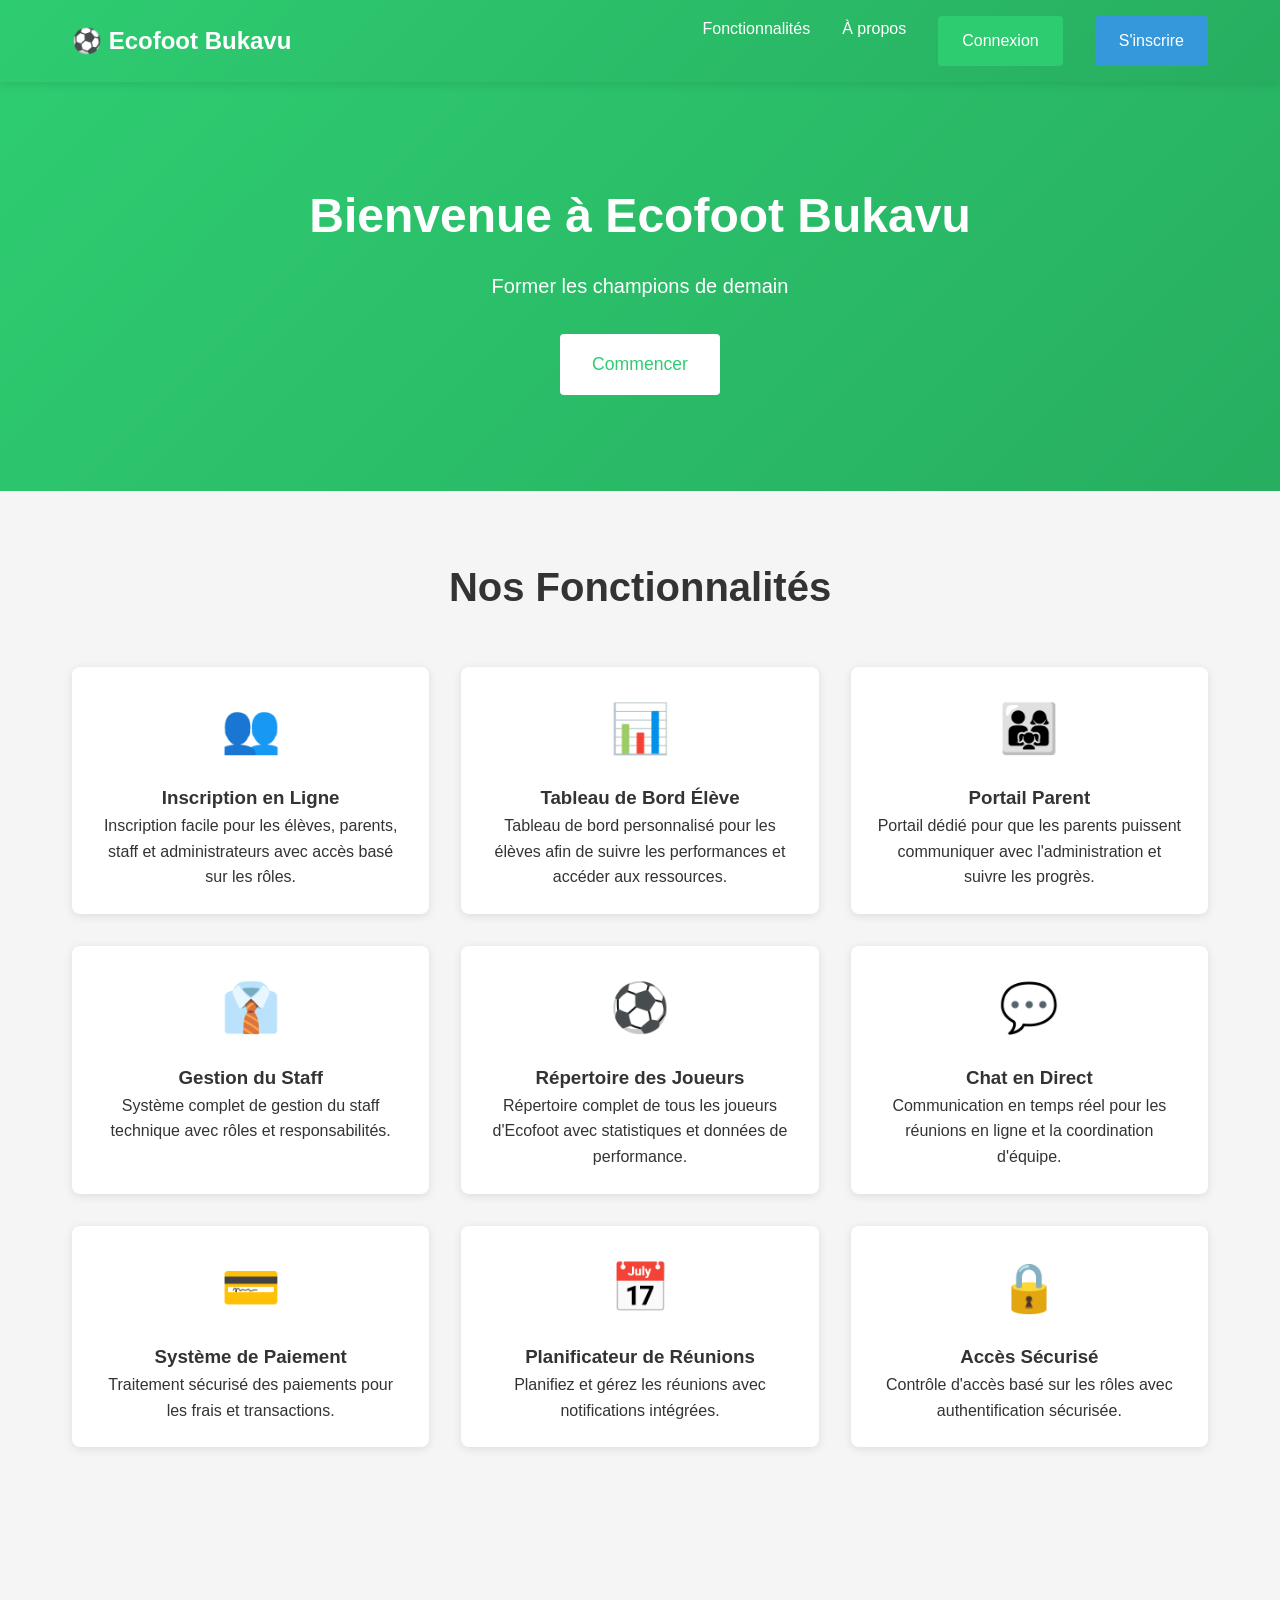
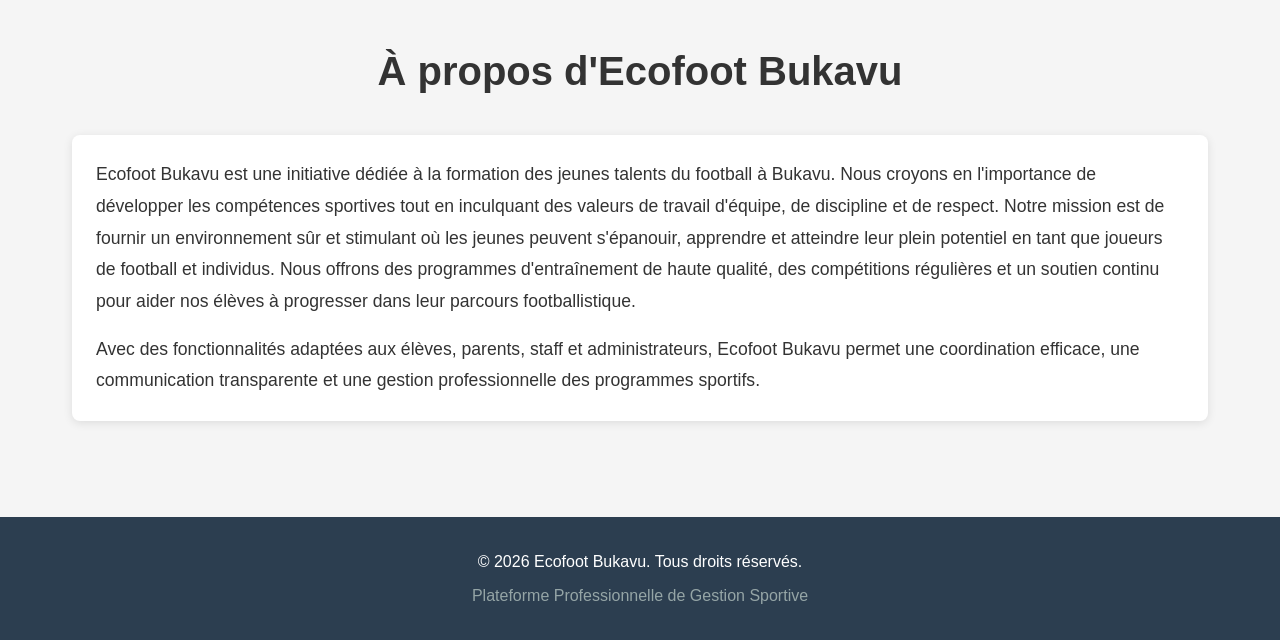
<file: index.html>
<!DOCTYPE html>
<html lang="fr">
<head>
    <meta charset="UTF-8">
    <meta name="viewport" content="width=device-width, initial-scale=1.0">
    <title>Ecofoot Bukavu - Plateforme de Gestion Sportive</title>
    <link rel="stylesheet" href="css/styles.css">
</head>
<body>
    <!-- Navigation -->
    <nav>
        <div class="navbar">
            <a href="index.html" class="navbar-brand">⚽ Ecofoot Bukavu</a>
            <ul class="nav-menu">
                <li><a href="#features">Fonctionnalités</a></li>
                <li><a href="#about">À propos</a></li>
                <li><a href="login.html" class="btn btn-primary">Connexion</a></li>
                <li><a href="registration.html" class="btn btn-secondary">S'inscrire</a></li>
            </ul>
        </div>
    </nav>

    <!-- Hero Section -->
    <div style="background: linear-gradient(135deg, #2ecc71 0%, #27ae60 100%); color: white; padding: 4rem 2rem; text-align: center;">
        <div class="container">
            <h1 style="font-size: 3rem; margin-bottom: 1rem;">Bienvenue à Ecofoot Bukavu</h1>
            <p style="font-size: 1.25rem; margin-bottom: 2rem;">Former les champions de demain </p>
            <a href="registration.html" class="btn btn-primary" style="background: white; color: #2ecc71; font-size: 1.1rem; padding: 1rem 2rem;">Commencer</a>
        </div>
    </div>

    <!-- Features Section -->
    <div id="features" class="container" style="padding: 4rem 2rem;">
        <h2 style="text-align: center; margin-bottom: 3rem; font-size: 2.5rem;">Nos Fonctionnalités</h2>
        <div class="row">
            <div class="card">
                <div class="card-body" style="text-align: center;">
                    <div style="font-size: 3rem; margin-bottom: 1rem;">👥</div>
                    <h3>Inscription en Ligne</h3>
                    <p>Inscription facile pour les élèves, parents, staff et administrateurs avec accès basé sur les rôles.</p>
                </div>
            </div>
            <div class="card">
                <div class="card-body" style="text-align: center;">
                    <div style="font-size: 3rem; margin-bottom: 1rem;">📊</div>
                    <h3>Tableau de Bord Élève</h3>
                    <p>Tableau de bord personnalisé pour les élèves afin de suivre les performances et accéder aux ressources.</p>
                </div>
            </div>
            <div class="card">
                <div class="card-body" style="text-align: center;">
                    <div style="font-size: 3rem; margin-bottom: 1rem;">👨‍👩‍👧</div>
                    <h3>Portail Parent</h3>
                    <p>Portail dédié pour que les parents puissent communiquer avec l'administration et suivre les progrès.</p>
                </div>
            </div>
        </div>
        <div class="row">
            <div class="card">
                <div class="card-body" style="text-align: center;">
                    <div style="font-size: 3rem; margin-bottom: 1rem;">👔</div>
                    <h3>Gestion du Staff</h3>
                    <p>Système complet de gestion du staff technique avec rôles et responsabilités.</p>
                </div>
            </div>
            <div class="card">
                <div class="card-body" style="text-align: center;">
                    <div style="font-size: 3rem; margin-bottom: 1rem;">⚽</div>
                    <h3>Répertoire des Joueurs</h3>
                    <p>Répertoire complet de tous les joueurs d'Ecofoot avec statistiques et données de performance.</p>
                </div>
            </div>
            <div class="card">
                <div class="card-body" style="text-align: center;">
                    <div style="font-size: 3rem; margin-bottom: 1rem;">💬</div>
                    <h3>Chat en Direct</h3>
                    <p>Communication en temps réel pour les réunions en ligne et la coordination d'équipe.</p>
                </div>
            </div>
        </div>
        <div class="row">
            <div class="card">
                <div class="card-body" style="text-align: center;">
                    <div style="font-size: 3rem; margin-bottom: 1rem;">💳</div>
                    <h3>Système de Paiement</h3>
                    <p>Traitement sécurisé des paiements pour les frais et transactions.</p>
                </div>
            </div>
            <div class="card">
                <div class="card-body" style="text-align: center;">
                    <div style="font-size: 3rem; margin-bottom: 1rem;">📅</div>
                    <h3>Planificateur de Réunions</h3>
                    <p>Planifiez et gérez les réunions avec notifications intégrées.</p>
                </div>
            </div>
            <div class="card">
                <div class="card-body" style="text-align: center;">
                    <div style="font-size: 3rem; margin-bottom: 1rem;">🔒</div>
                    <h3>Accès Sécurisé</h3>
                    <p>Contrôle d'accès basé sur les rôles avec authentification sécurisée.</p>
                </div>
            </div>
        </div>
    </div>

    <!-- About Section -->
    <div id="about" style="background: #f5f5f5; padding: 4rem 2rem;">
        <div class="container">
            <h2 style="text-align: center; margin-bottom: 2rem; font-size: 2.5rem;">À propos d'Ecofoot Bukavu</h2>
            <div class="card">
                <div class="card-body">
                    <p style="font-size: 1.1rem; line-height: 1.8;">
                        Ecofoot Bukavu est une initiative dédiée à la formation des 
                        jeunes talents du football à Bukavu. Nous croyons en l'importance de 
                        développer les compétences sportives tout en inculquant des valeurs de travail d'équipe, de discipline et de respect.
                        Notre mission est de fournir un environnement sûr 
                        et stimulant où les jeunes peuvent s'épanouir,
                        apprendre et atteindre leur plein potentiel en tant que joueurs de football et individus.
Nous offrons des        programmes d'entraînement de haute qualité, des compétitions régulières et un soutien continu pour aider nos élèves à progresser dans leur parcours footballistique.
                    </p>
                    <p style="font-size: 1.1rem; line-height: 1.8; margin-top: 1rem;">
                        Avec des fonctionnalités adaptées aux élèves, parents, staff et administrateurs, Ecofoot Bukavu permet une coordination efficace, 
                        une communication transparente et une gestion professionnelle des programmes sportifs.
                    </p>
                </div>
            </div>
        </div>
    </div>

    <!-- Footer -->
    <footer style="background: #2c3e50; color: white; text-align: center; padding: 2rem;">
        <p>&copy; 2026 Ecofoot Bukavu. Tous droits réservés.</p>
        <p style="margin-top: 0.5rem; color: #95a5a6;">Plateforme Professionnelle de Gestion Sportive</p>
    </footer>

    <script src="js/app.js"></script>
</body>
</html>
</file>
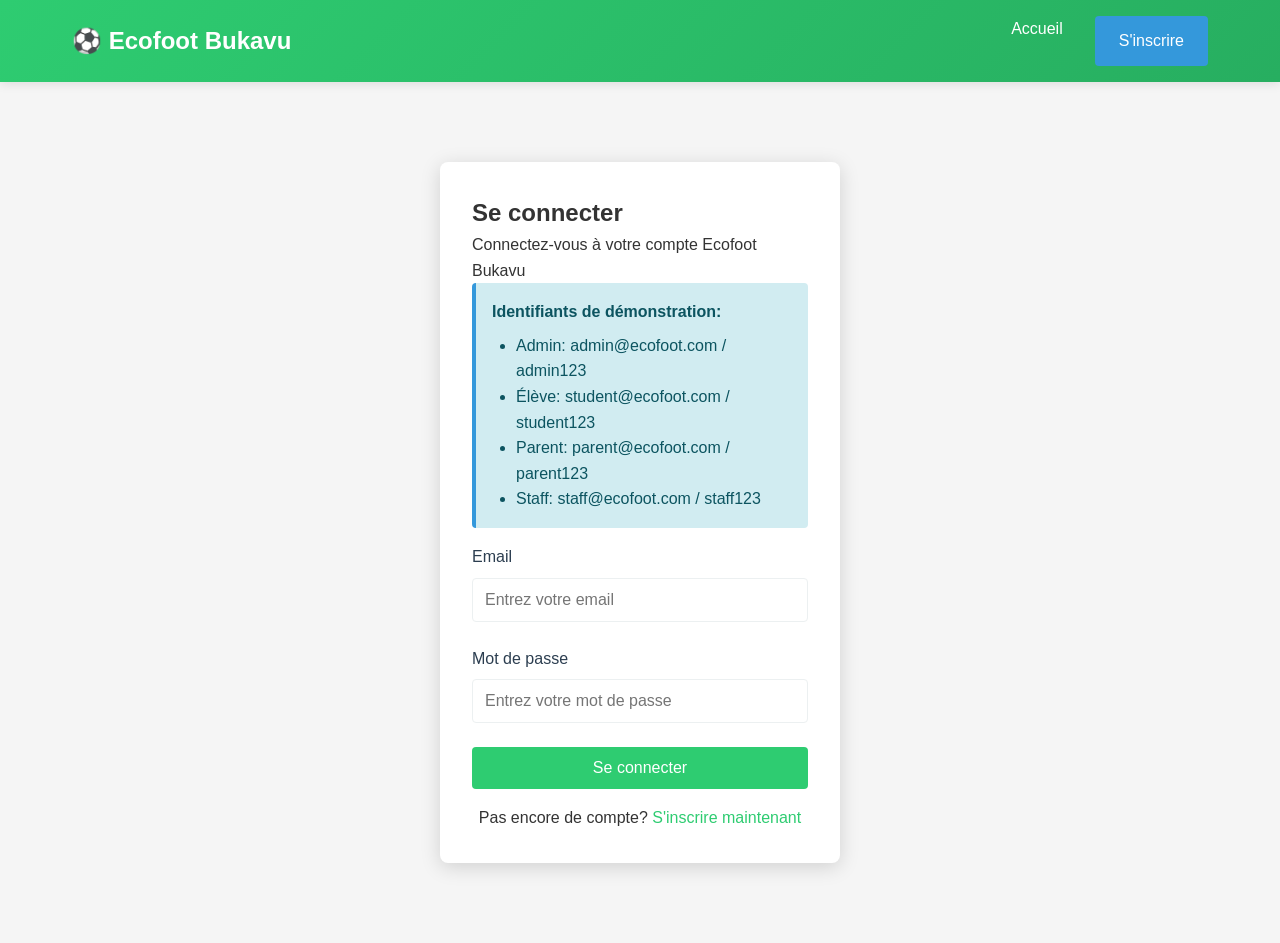
<file: admin-dashboard.html>
<!DOCTYPE html>
<html lang="en">
<head>
    <meta charset="UTF-8">
    <meta name="viewport" content="width=device-width, initial-scale=1.0">
    <title>Admin Dashboard - Ecofoot Bukavu</title>
    <link rel="stylesheet" href="css/styles.css">
</head>
<body>
    <!-- Navigation -->
    <nav>
        <div class="navbar">
            <a href="index.html" class="navbar-brand">⚽ Ecofoot Bukavu</a>
            <ul class="nav-menu">
                <li><a href="admin-dashboard.html" class="active">Dashboard</a></li>
                <li><a href="admin-settings.html">Paramètres</a></li>
                <li><a href="audit-logs.html">Journaux</a></li>
                <li><a href="staff-management.html">Staff</a></li>
                <li><a href="player-directory.html">Joueurs</a></li>
                <li><a href="live-chat.html">Messages</a></li>
                <li><a href="payment.html">Paiements</a></li>
                <li><a href="#" class="logout-btn" onclick="app.logout(); window.location.href='index.html';">Déconnexion</a></li>
            </ul>
        </div>
    </nav>

    <div class="container">
        <div id="alerts"></div>

        <!-- Header -->
        <div style="display: flex; justify-content: space-between; align-items: center; margin-bottom: 2rem;">
            <h1>Admin Dashboard</h1>
            <div class="profile-card" style="width: 300px; padding: 1rem;">
                <div class="avatar" style="margin: 0 auto;"></div>
                <div class="profile-name" id="adminName">Loading...</div>
                <div class="profile-role">Administrator</div>
            </div>
        </div>

        <!-- Key Metrics -->
        <div class="row">
            <div class="stat-box">
                <div class="stat-label">Total Users</div>
                <div class="stat-number" id="statsTotalUsers">0</div>
            </div>
            <div class="stat-box">
                <div class="stat-label">Students</div>
                <div class="stat-number" id="statsStudents">0</div>
            </div>
            <div class="stat-box">
                <div class="stat-label">Staff Members</div>
                <div class="stat-number" id="statsStaff">0</div>
            </div>
            <div class="stat-box">
                <div class="stat-label">Players</div>
                <div class="stat-number" id="statsPlayers">0</div>
            </div>
        </div>

        <!-- Revenue Metrics -->
        <div class="row">
            <div class="stat-box">
                <div class="stat-label">Total Payments</div>
                <div class="stat-number" id="statsTotalPayments">$0</div>
            </div>
            <div class="stat-box">
                <div class="stat-label">Pending Payments</div>
                <div class="stat-number" id="statsPendingPayments">$0</div>
            </div>
            <div class="stat-box">
                <div class="stat-label">Completed Payments</div>
                <div class="stat-number" id="statsCompleted">$0</div>
            </div>
            <div class="stat-box">
                <div class="stat-label">Active Meetings</div>
                <div class="stat-number" id="statsMeetings">0</div>
            </div>
        </div>

        <!-- Tabs -->
        <div class="tabs">
            <button class="tab-button active" onclick="switchTab('overview')">Overview</button>
            <button class="tab-button" onclick="switchTab('users')">Users</button>
            <button class="tab-button" onclick="switchTab('financial')">Financial</button>
            <button class="tab-button" onclick="switchTab('reports')">Reports</button>
        </div>

        <!-- Overview Tab -->
        <div id="overview-content" class="tab-content active">
            <div class="row">
                <div class="card">
                    <div class="card-header">System Status</div>
                    <div class="card-body">
                        <div style="margin-bottom: 1rem;">
                            <div style="display: flex; justify-content: space-between; margin-bottom: 0.5rem;">
                                <span>Platform Health</span>
                                <strong>100%</strong>
                            </div>
                            <div style="background: #e0e0e0; height: 20px; border-radius: 4px; overflow: hidden;">
                                <div style="background: var(--success); height: 100%; width: 100%;"></div>
                            </div>
                        </div>
                        <div>
                            <p style="font-size: 0.875rem; color: #666;">✓ All systems operational</p>
                        </div>
                    </div>
                </div>

                <div class="card">
                    <div class="card-header">Quick Actions</div>
                    <div class="card-body">
                        <button class="btn btn-primary btn-block" onclick="switchTab('users')" style="margin-bottom: 0.5rem;">
                            👥 Manage Users
                        </button>
                        <button class="btn btn-primary btn-block" onclick="switchTab('financial')" style="margin-bottom: 0.5rem;">
                            💰 View Financials
                        </button>
                        <button class="btn btn-secondary btn-block">
                            📋 View Reports
                        </button>
                    </div>
                </div>
            </div>

            <!-- Recent Activity -->
            <div class="card" style="margin-top: 2rem;">
                <div class="card-header">Recent Activity</div>
                <div class="card-body">
                    <div id="activityList">
                        <div style="text-align: center; color: #666; padding: 2rem;">
                            Loading recent activity...
                        </div>
                    </div>
                </div>
            </div>
        </div>

        <!-- Users Tab -->
        <div id="users-content" class="tab-content">
            <div class="card">
                <div class="card-header">User Management</div>
                <div class="card-body">
                    <table class="table">
                        <thead>
                            <tr>
                                <th>Name</th>
                                <th>Email</th>
                                <th>Role</th>
                                <th>Phone</th>
                                <th>Registered</th>
                                <th>Status</th>
                                <th>Actions</th>
                            </tr>
                        </thead>
                        <tbody id="usersList">
                            <tr>
                                <td colspan="7" style="text-align: center; color: #666; padding: 2rem;">
                                    Loading users...
                                </td>
                            </tr>
                        </tbody>
                    </table>
                </div>
            </div>
        </div>

        <!-- Financial Tab -->
        <div id="financial-content" class="tab-content">
            <div class="row">
                <div class="card">
                    <div class="card-header">Payment Distribution</div>
                    <div class="card-body">
                        <div id="paymentDistribution">
                            <div style="text-align: center; color: #666; padding: 2rem;">
                                Loading...
                            </div>
                        </div>
                    </div>
                </div>

                <div class="card">
                    <div class="card-header">Financial Summary</div>
                    <div class="card-body">
                        <div style="margin-bottom: 1rem;">
                            <strong>Total Revenue</strong>
                            <p style="font-size: 1.5rem; color: var(--success); margin-top: 0.5rem;" id="totalRevenue">$0</p>
                        </div>
                        <div style="margin-bottom: 1rem;">
                            <strong>Pending Payments</strong>
                            <p style="font-size: 1.5rem; color: var(--warning); margin-top: 0.5rem;" id="pendingRevenue">$0</p>
                        </div>
                        <div>
                            <strong>Average Transaction</strong>
                            <p style="font-size: 1.5rem; color: var(--primary); margin-top: 0.5rem;" id="avgTransaction">$0</p>
                        </div>
                    </div>
                </div>
            </div>

            <!-- Payment History -->
            <div class="card" style="margin-top: 2rem;">
                <div class="card-header">Payment Transactions</div>
                <div class="card-body">
                    <div style="overflow-x: auto;">
                        <table class="table">
                            <thead>
                                <tr>
                                    <th>Date</th>
                                    <th>User</th>
                                    <th>Description</th>
                                    <th>Amount</th>
                                    <th>Status</th>
                                </tr>
                            </thead>
                            <tbody id="paymentsListAdmin">
                                <tr>
                                    <td colspan="5" style="text-align: center; color: #666; padding: 2rem;">
                                        No payments
                                    </td>
                                </tr>
                            </tbody>
                        </table>
                    </div>
                </div>
            </div>
        </div>

        <!-- Reports Tab -->
        <div id="reports-content" class="tab-content">
            <div class="card">
                <div class="card-header">System Reports</div>
                <div class="card-body">
                    <div class="form-row">
                        <button class="btn btn-primary" onclick="generateReport('users')">
                            👥 User Report
                        </button>
                        <button class="btn btn-primary" onclick="generateReport('financial')">
                            💰 Financial Report
                        </button>
                        <button class="btn btn-primary" onclick="generateReport('activity')">
                            📊 Activity Report
                        </button>
                    </div>
                    <div id="reportOutput" style="margin-top: 2rem; display: none;">
                        <pre id="reportContent" style="background: #f5f5f5; padding: 1rem; border-radius: 4px; overflow-x: auto;"></pre>
                    </div>
                </div>
            </div>
        </div>
    </div>

    <script src="js/app.js"></script>
    <script>
        document.addEventListener('DOMContentLoaded', function() {
            if (!app.currentUser || app.currentUser.role !== 'admin') {
                window.location.href = 'login.html';
                return;
            }

            const user = app.currentUser;
            document.getElementById('adminName').textContent = user.fullName;

            // Update avatar
            const initials = user.fullName.split(' ').map(n => n[0]).join('').toUpperCase();
            document.querySelectorAll('.avatar').forEach(avatar => {
                if (avatar.textContent === '') {
                    avatar.textContent = initials;
                }
            });

            loadDashboardData();
        });

        function loadDashboardData() {
            const stats = getStats();

            document.getElementById('statsTotalUsers').textContent = stats.totalUsers;
            document.getElementById('statsStudents').textContent = stats.totalStudents;
            document.getElementById('statsStaff').textContent = stats.totalStaff;
            document.getElementById('statsPlayers').textContent = stats.totalPlayers;

            // Financial metrics
            const completedPayments = app.payments.filter(p => p.status === 'completed');
            const completedTotal = completedPayments.reduce((sum, p) => sum + p.amount, 0);
            const pendingPayments = app.payments.filter(p => p.status === 'pending');
            const pendingTotal = pendingPayments.reduce((sum, p) => sum + p.amount, 0);

            document.getElementById('statsTotalPayments').textContent = `$${completedTotal.toFixed(2)}`;
            document.getElementById('statsPendingPayments').textContent = `$${pendingTotal.toFixed(2)}`;
            document.getElementById('statsCompleted').textContent = `$${completedTotal.toFixed(2)}`;
            document.getElementById('statsMeetings').textContent = app.meetings.length;

            loadRecentActivity();
            loadUsersList();
            loadFinancialData();
        }

        function loadRecentActivity() {
            const activities = [
                { user: app.users[1]?.fullName || 'User', action: 'Registered as student', time: '2 hours ago' },
                { user: app.users[2]?.fullName || 'User', action: 'Made a payment', time: '4 hours ago' },
                { user: app.users[3]?.fullName || 'User', action: 'Added to staff', time: '1 day ago' }
            ];

            const activityList = document.getElementById('activityList');
            activityList.innerHTML = activities.map(act => `
                <div style="padding: 1rem; border-bottom: 1px solid #e0e0e0; display: flex; justify-content: space-between;">
                    <div>
                        <strong>${act.user}</strong>
                        <p style="color: #666; font-size: 0.875rem;">${act.action}</p>
                    </div>
                    <small style="color: #999;">${act.time}</small>
                </div>
            `).join('');
        }

        function loadUsersList() {
            const usersList = document.getElementById('usersList');
            if (app.users.length === 0) {
                usersList.innerHTML = '<tr><td colspan="7" style="text-align: center; color: #666; padding: 2rem;">No users</td></tr>';
                return;
            }

            usersList.innerHTML = app.users.map(user => `
                <tr>
                    <td><strong>${user.fullName}</strong></td>
                    <td>${user.email}</td>
                    <td><span class="badge badge-primary">${user.role}</span></td>
                    <td>${user.phone}</td>
                    <td>${app.formatDate(user.registeredDate)}</td>
                    <td><span class="badge badge-${user.active ? 'success' : 'danger'}">${user.active ? 'Active' : 'Inactive'}</span></td>
                    <td>
                        <button class="btn btn-secondary btn-sm">Edit</button>
                    </td>
                </tr>
            `).join('');
        }

        function loadFinancialData() {
            const completedPayments = app.payments.filter(p => p.status === 'completed');
            const completedTotal = completedPayments.reduce((sum, p) => sum + p.amount, 0);
            const pendingPayments = app.payments.filter(p => p.status === 'pending');
            const pendingTotal = pendingPayments.reduce((sum, p) => sum + p.amount, 0);
            const avgAmount = app.payments.length > 0 ? (completedTotal / completedPayments.length) : 0;

            document.getElementById('totalRevenue').textContent = `$${completedTotal.toFixed(2)}`;
            document.getElementById('pendingRevenue').textContent = `$${pendingTotal.toFixed(2)}`;
            document.getElementById('avgTransaction').textContent = `$${avgAmount.toFixed(2)}`;

            // Payment distribution
            const distribution = {
                completed: completedPayments.length,
                pending: pendingPayments.length
            };

            const paymentDistribution = document.getElementById('paymentDistribution');
            paymentDistribution.innerHTML = `
                <div style="margin-bottom: 1rem;">
                    <div style="display: flex; justify-content: space-between; margin-bottom: 0.5rem;">
                        <strong>Completed</strong>
                        <span>${distribution.completed}</span>
                    </div>
                    <div style="background: #e0e0e0; height: 20px; border-radius: 4px; overflow: hidden;">
                        <div style="background: var(--success); height: 100%; width: ${distribution.completed > 0 ? 100 : 0}%;"></div>
                    </div>
                </div>
                <div>
                    <div style="display: flex; justify-content: space-between; margin-bottom: 0.5rem;">
                        <strong>Pending</strong>
                        <span>${distribution.pending}</span>
                    </div>
                    <div style="background: #e0e0e0; height: 20px; border-radius: 4px; overflow: hidden;">
                        <div style="background: var(--warning); height: 100%; width: ${distribution.pending > 0 ? 50 : 0}%;"></div>
                    </div>
                </div>
            `;

            // Load payments table
            const paymentsListAdmin = document.getElementById('paymentsListAdmin');
            if (app.payments.length === 0) {
                paymentsListAdmin.innerHTML = '<tr><td colspan="5" style="text-align: center; color: #666; padding: 2rem;">No payments</td></tr>';
                return;
            }

            paymentsListAdmin.innerHTML = app.payments.slice(-10).reverse().map(p => {
                const user = app.getUserById(p.userId);
                return `
                    <tr>
                        <td>${app.formatDate(p.date)}</td>
                        <td>${user?.fullName || 'Unknown'}</td>
                        <td>${p.description}</td>
                        <td>$${p.amount.toFixed(2)}</td>
                        <td><span class="badge badge-${p.status === 'completed' ? 'success' : 'warning'}">${p.status}</span></td>
                    </tr>
                `;
            }).join('');
        }

        function generateReport(type) {
            let report = '';

            if (type === 'users') {
                report = 'USER REPORT - ' + new Date().toLocaleString() + '\n';
                report += '='.repeat(50) + '\n\n';
                report += `Total Users: ${app.users.length}\n`;
                report += `Students: ${app.students.length}\n`;
                report += `Staff: ${app.staff.length}\n`;
                report += `Parents: ${app.parents.length}\n`;
                report += `Admins: ${app.users.filter(u => u.role === 'admin').length}\n\n`;
                report += 'User List:\n';
                app.users.forEach(u => {
                    report += `- ${u.fullName} (${u.role}) - ${u.email}\n`;
                });
            } else if (type === 'financial') {
                report = 'FINANCIAL REPORT - ' + new Date().toLocaleString() + '\n';
                report += '='.repeat(50) + '\n\n';
                const completed = app.payments.filter(p => p.status === 'completed');
                const pending = app.payments.filter(p => p.status === 'pending');
                const completedTotal = completed.reduce((sum, p) => sum + p.amount, 0);
                const pendingTotal = pending.reduce((sum, p) => sum + p.amount, 0);
                
                report += `Total Payments: ${app.payments.length}\n`;
                report += `Completed: ${completed.length} ($${completedTotal.toFixed(2)})\n`;
                report += `Pending: ${pending.length} ($${pendingTotal.toFixed(2)})\n`;
                report += `Total Revenue: $${completedTotal.toFixed(2)}\n\n`;
                report += 'Recent Transactions:\n';
                app.payments.slice(-5).forEach(p => {
                    const user = app.getUserById(p.userId);
                    report += `- ${app.formatDate(p.date)} | ${user?.fullName} | $${p.amount.toFixed(2)} | ${p.status}\n`;
                });
            } else if (type === 'activity') {
                report = 'ACTIVITY REPORT - ' + new Date().toLocaleString() + '\n';
                report += '='.repeat(50) + '\n\n';
                report += `Total Messages: ${app.messages.length}\n`;
                report += `Total Meetings: ${app.meetings.length}\n`;
                report += `Total Players: ${app.players.length}\n`;
                report += `Active Users: ${app.users.filter(u => u.active).length}\n`;
            }

            document.getElementById('reportContent').textContent = report;
            document.getElementById('reportOutput').style.display = 'block';
            
            app.showAlert('Report generated successfully!', 'success');
        }
    </script>
</body>
</html>
</file>
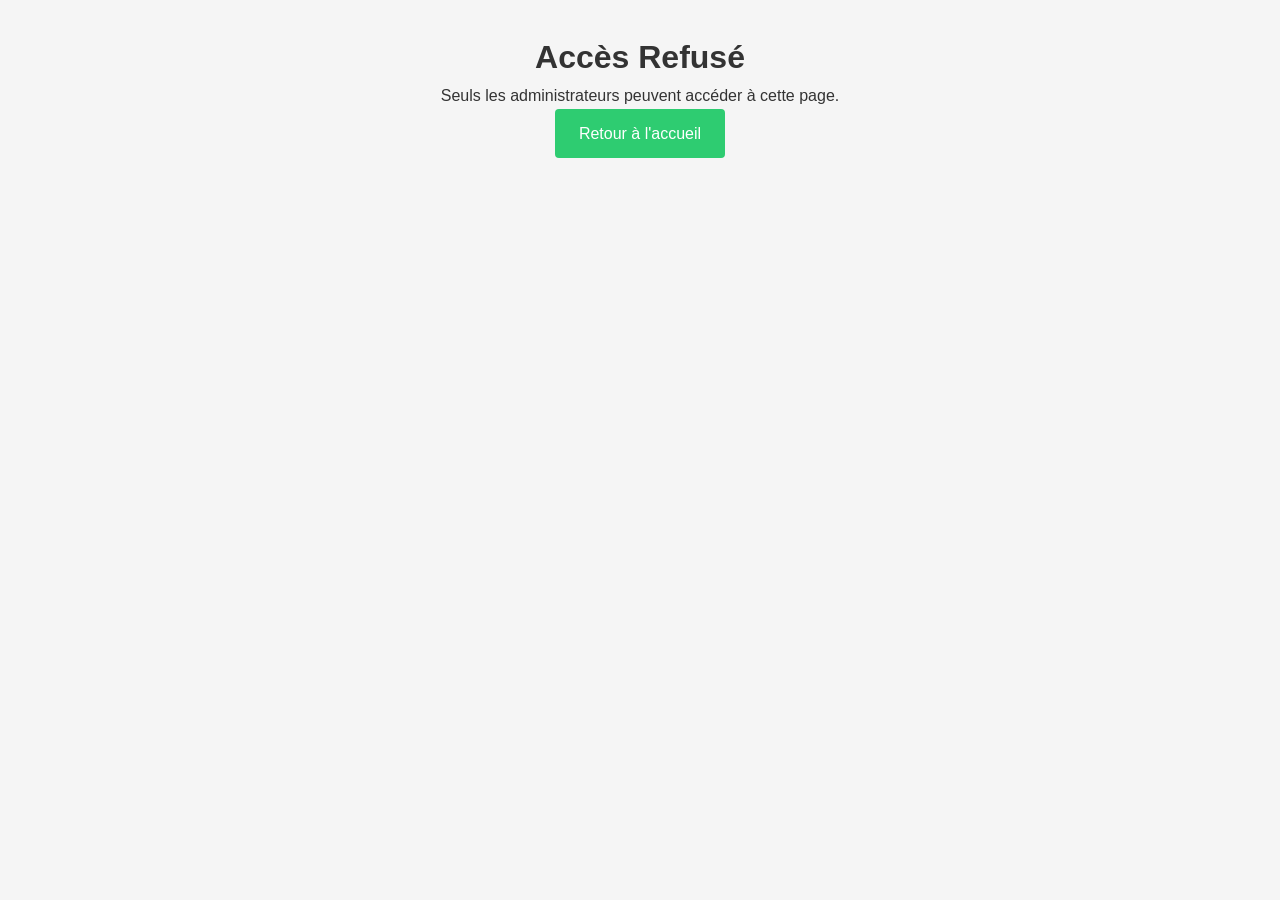
<file: admin-settings.html>
<!DOCTYPE html>
<html lang="fr">
<head>
    <meta charset="UTF-8">
    <meta name="viewport" content="width=device-width, initial-scale=1.0">
    <title>Paramètres Administrateur - Ecofoot Bukavu</title>
    <link rel="stylesheet" href="css/styles.css">
    <style>
        .settings-container {
            max-width: 1000px;
            margin: 2rem auto;
        }
        .setting-section {
            background: white;
            border: 1px solid #ddd;
            border-radius: 8px;
            margin-bottom: 2rem;
            padding: 2rem;
        }
        .setting-section h3 {
            border-bottom: 2px solid #2ecc71;
            padding-bottom: 1rem;
            margin-bottom: 1.5rem;
        }
        .setting-item {
            display: flex;
            justify-content: space-between;
            align-items: center;
            padding: 1rem 0;
            border-bottom: 1px solid #f0f0f0;
        }
        .setting-item:last-child {
            border-bottom: none;
        }
        .setting-label {
            font-weight: 500;
            color: #333;
        }
        .setting-value {
            display: flex;
            align-items: center;
            gap: 1rem;
        }
        .toggle-switch {
            width: 50px;
            height: 28px;
            background: #ccc;
            border-radius: 14px;
            cursor: pointer;
            position: relative;
            transition: background 0.3s;
        }
        .toggle-switch.active {
            background: #2ecc71;
        }
        .toggle-switch::after {
            content: '';
            position: absolute;
            width: 24px;
            height: 24px;
            background: white;
            border-radius: 50%;
            top: 2px;
            left: 2px;
            transition: left 0.3s;
        }
        .toggle-switch.active::after {
            left: 24px;
        }
        .stat-grid {
            display: grid;
            grid-template-columns: repeat(auto-fit, minmax(200px, 1fr));
            gap: 1rem;
            margin-bottom: 2rem;
        }
        .stat-card {
            background: linear-gradient(135deg, #2ecc71 0%, #27ae60 100%);
            color: white;
            padding: 1.5rem;
            border-radius: 8px;
            text-align: center;
        }
        .stat-card.warning {
            background: linear-gradient(135deg, #f39c12 0%, #e67e22 100%);
        }
        .stat-card.danger {
            background: linear-gradient(135deg, #e74c3c 0%, #c0392b 100%);
        }
        .danger-zone {
            background: #fff3cd;
            border: 2px solid #ffc107;
            padding: 1.5rem;
            border-radius: 8px;
        }
        .danger-zone h4 {
            color: #d39e00;
            margin-top: 0;
        }
    </style>
</head>
<body>
    <!-- Navigation -->
    <nav>
        <div class="navbar">
            <a href="index.html" class="navbar-brand">⚽ Ecofoot Bukavu</a>
            <ul class="nav-menu">
                <li><a href="admin-dashboard.html">Dashboard</a></li>
                <li><a href="admin-settings.html" class="active">Paramètres</a></li>
                <li><a href="audit-logs.html">Journaux</a></li>
                <li><a href="staff-management.html">Staff</a></li>
                <li><a href="live-chat.html">Messages</a></li>
                <li><a href="#" class="logout-btn" onclick="handleLogout();">Déconnexion</a></li>
            </ul>
        </div>
    </nav>

    <div class="container settings-container">
        <div id="alerts"></div>

        <!-- Header -->
        <div style="margin-bottom: 3rem;">
            <h1>Paramètres Administrateur</h1>
            <p style="color: #666;">Gérez les paramètres du système Ecofoot Bukavu</p>
        </div>

        <!-- Statistics Section -->
        <div class="stat-grid">
            <div class="stat-card">
                <div style="font-size: 2rem; margin-bottom: 0.5rem;">👥</div>
                <div style="font-size: 0.9rem; opacity: 0.9;">Total Utilisateurs</div>
                <div style="font-size: 2rem; font-weight: bold;" id="statTotalUsers">0</div>
            </div>
            <div class="stat-card">
                <div style="font-size: 2rem; margin-bottom: 0.5rem;">📊</div>
                <div style="font-size: 0.9rem; opacity: 0.9;">Paiements Complétés</div>
                <div style="font-size: 2rem; font-weight: bold;" id="statCompletedPayments">$0</div>
            </div>
            <div class="stat-card warning">
                <div style="font-size: 2rem; margin-bottom: 0.5rem;">⏳</div>
                <div style="font-size: 0.9rem; opacity: 0.9;">Paiements en attente</div>
                <div style="font-size: 2rem; font-weight: bold;" id="statPendingPayments">$0</div>
            </div>
            <div class="stat-card danger" id="failedLoginsCard" style="display: none;">
                <div style="font-size: 2rem; margin-bottom: 0.5rem;">⚠️</div>
                <div style="font-size: 0.9rem; opacity: 0.9;">Tentatives Échouées</div>
                <div style="font-size: 2rem; font-weight: bold;" id="statFailedLogins">0</div>
            </div>
        </div>

        <!-- System Settings Section -->
        <div class="setting-section">
            <h3>⚙️ Paramètres du Système</h3>
            
            <div class="setting-item">
                <div>
                    <div class="setting-label">Nom du Site</div>
                    <div style="font-size: 0.9rem; color: #666;">Nom affiché partout sur la plateforme</div>
                </div>
                <div class="setting-value">
                    <input type="text" id="siteName" style="padding: 0.5rem; border: 1px solid #ddd; border-radius: 4px; width: 200px;">
                </div>
            </div>

            <div class="setting-item">
                <div>
                    <div class="setting-label">Autoriser les Inscriptions</div>
                    <div style="font-size: 0.9rem; color: #666;">Permettre aux nouveaux utilisateurs de s'inscrire</div>
                </div>
                <div class="setting-value">
                    <div class="toggle-switch" id="allowRegistration" onclick="toggleRegistration()"></div>
                </div>
            </div>

            <div class="setting-item">
                <div>
                    <div class="setting-label">Mode Maintenance</div>
                    <div style="font-size: 0.9rem; color: #666;">Activer le mode maintenance (affecte tous les utilisateurs)</div>
                </div>
                <div class="setting-value">
                    <div class="toggle-switch danger" id="maintenanceMode" onclick="toggleMaintenanceMode()"></div>
                </div>
            </div>

            <div class="setting-item">
                <div>
                    <div class="setting-label">Taille Max d'Upload</div>
                    <div style="font-size: 0.9rem; color: #666;">Taille maximale des fichiers en MB</div>
                </div>
                <div class="setting-value">
                    <input type="number" id="maxUploadSize" style="padding: 0.5rem; border: 1px solid #ddd; border-radius: 4px; width: 100px;" min="1" max="100">
                </div>
            </div>

            <div style="margin-top: 1.5rem;">
                <button onclick="saveSettings()" class="btn btn-primary">Enregistrer les Paramètres</button>
            </div>
        </div>

        <!-- User Management Section -->
        <div class="setting-section">
            <h3>👥 Gestion des Utilisateurs</h3>
            
            <div style="margin-bottom: 1rem;">
                <div style="margin-bottom: 1rem;">
                    <label>Rechercher un utilisateur:</label>
                    <input type="text" id="userSearchInput" placeholder="Email ou nom complet" style="padding: 0.5rem; border: 1px solid #ddd; border-radius: 4px; width: 300px;">
                </div>
                <div id="usersListContainer" style="max-height: 400px; overflow-y: auto; border: 1px solid #ddd; border-radius: 4px; padding: 1rem;">
                    <p style="text-align: center; color: #999;">Commencez à chercher...</p>
                </div>
            </div>
        </div>

        <!-- Financial Reports Section -->
        <div class="setting-section">
            <h3>💰 Rapports Financiers</h3>
            
            <button onclick="generateFinancialReport()" class="btn btn-primary">Générer Rapport Financier</button>
            
            <div id="financialReport" style="margin-top: 1.5rem; display: none;">
                <div class="row">
                    <div class="card" style="flex: 1;">
                        <div class="card-body" style="text-align: center;">
                            <div style="font-size: 0.9rem; color: #666; margin-bottom: 0.5rem;">Revenu Total</div>
                            <div style="font-size: 2rem; font-weight: bold; color: #2ecc71;" id="reportTotalRevenue">$0</div>
                        </div>
                    </div>
                    <div class="card" style="flex: 1;">
                        <div class="card-body" style="text-align: center;">
                            <div style="font-size: 0.9rem; color: #666; margin-bottom: 0.5rem;">Paiements Complétés</div>
                            <div style="font-size: 2rem; font-weight: bold; color: #27ae60;" id="reportCompleted">0</div>
                        </div>
                    </div>
                    <div class="card" style="flex: 1;">
                        <div class="card-body" style="text-align: center;">
                            <div style="font-size: 0.9rem; color: #666; margin-bottom: 0.5rem;">Paiements en Attente</div>
                            <div style="font-size: 2rem; font-weight: bold; color: #f39c12;" id="reportPending">0</div>
                        </div>
                    </div>
                </div>
            </div>
        </div>

        <!-- Danger Zone -->
        <div class="danger-zone" style="margin-bottom: 2rem;">
            <h4>⚠️ Zone Dangereuse</h4>
            <p>Les actions ci-dessous sont irréversibles. Procédez avec prudence.</p>
            
            <div style="display: flex; gap: 1rem; flex-wrap: wrap;">
                <button onclick="exportData()" class="btn btn-secondary">📥 Exporter les Données</button>
                <button onclick="clearAllData()" class="btn" style="background: #e74c3c; color: white; padding: 0.75rem 1.5rem; border: none; border-radius: 4px; cursor: pointer;">🗑️ Supprimer TOUTES les Données</button>
            </div>
        </div>

        <!-- Notifications Section -->
        <div class="setting-section">
            <h3>🔔 Notifications Système</h3>
            
            <div id="notificationsList" style="max-height: 300px; overflow-y: auto;">
                <p style="text-align: center; color: #999;">Aucune notification</p>
            </div>
        </div>
    </div>

    <script src="js/app.js"></script>
    <script>
        // Check if user is admin
        function checkAdminAccess() {
            if (!app.isAdmin()) {
                document.body.innerHTML = '<div style="padding: 2rem; text-align: center;"><h1>Accès Refusé</h1><p>Seuls les administrateurs peuvent accéder à cette page.</p><a href="index.html" class="btn btn-primary">Retour à l\'accueil</a></div>';
                return false;
            }
            return true;
        }

        function handleLogout() {
            app.logout();
            window.location.href = 'index.html';
        }

        function loadSettings() {
            const settings = app.getSystemSettings();
            document.getElementById('siteName').value = settings.siteName;
            document.getElementById('allowRegistration').classList.toggle('active', settings.allowRegistration);
            document.getElementById('maintenanceMode').classList.toggle('active', settings.maintenanceMode);
            document.getElementById('maxUploadSize').value = settings.maxUploadSize / 1024 / 1024;
            
            // Load stats
            const stats = getStats();
            document.getElementById('statTotalUsers').textContent = stats.totalUsers;
            
            // Calculate completed payments total
            const completedTotal = app.payments
                .filter(p => p.status === 'completed')
                .reduce((sum, p) => sum + (p.amount || 0), 0);
            document.getElementById('statCompletedPayments').textContent = `$${completedTotal.toFixed(2)}`;
            
            const pendingTotal = app.payments
                .filter(p => p.status === 'pending')
                .reduce((sum, p) => sum + (p.amount || 0), 0);
            document.getElementById('statPendingPayments').textContent = `$${pendingTotal.toFixed(2)}`;
            
            // Load notifications
            loadNotifications();
        }

        function loadNotifications() {
            const notifications = app.getNotifications();
            const container = document.getElementById('notificationsList');
            
            if (notifications.length === 0) {
                container.innerHTML = '<p style="text-align: center; color: #999;">Aucune notification</p>';
                return;
            }
            
            container.innerHTML = notifications.slice(0, 10).map(n => `
                <div style="padding: 1rem; border-bottom: 1px solid #ddd; background: ${n.read ? 'white' : '#f0f8ff'};">
                    <div style="font-weight: bold; color: ${n.type === 'success' ? '#2ecc71' : n.type === 'danger' ? '#e74c3c' : '#333'};">${n.title}</div>
                    <div style="font-size: 0.9rem; color: #666;">${n.message}</div>
                    <div style="font-size: 0.8rem; color: #999;">${new Date(n.timestamp).toLocaleString('fr-FR')}</div>
                </div>
            `).join('');
        }

        function toggleRegistration() {
            const toggle = document.getElementById('allowRegistration');
            toggle.classList.toggle('active');
        }

        function toggleMaintenanceMode() {
            const toggle = document.getElementById('maintenanceMode');
            toggle.classList.toggle('active');
        }

        function saveSettings() {
            try {
                const updates = {
                    siteName: document.getElementById('siteName').value,
                    allowRegistration: document.getElementById('allowRegistration').classList.contains('active'),
                    maintenanceMode: document.getElementById('maintenanceMode').classList.contains('active'),
                    maxUploadSize: parseFloat(document.getElementById('maxUploadSize').value) * 1024 * 1024
                };
                
                app.updateSystemSettings(updates);
                app.showAlert('Paramètres enregistrés avec succès!', 'success');
                loadSettings();
            } catch (error) {
                app.showAlert(error.message, 'danger');
            }
        }

        function generateFinancialReport() {
            try {
                const report = app.getFinancialReport();
                document.getElementById('reportTotalRevenue').textContent = `$${report.totalRevenue.toFixed(2)}`;
                document.getElementById('reportCompleted').textContent = report.totalCompleted;
                document.getElementById('reportPending').textContent = report.totalPending;
                document.getElementById('financialReport').style.display = 'block';
                app.showAlert('Rapport généré avec succès!', 'success');
            } catch (error) {
                app.showAlert(error.message, 'danger');
            }
        }

        function exportData() {
            try {
                const data = app.exportSystemData();
                const dataStr = JSON.stringify(data, null, 2);
                const dataBlob = new Blob([dataStr], { type: 'application/json' });
                const url = URL.createObjectURL(dataBlob);
                const link = document.createElement('a');
                link.href = url;
                link.download = `ecofoot-backup-${new Date().getTime()}.json`;
                link.click();
                app.showAlert('Données exportées avec succès!', 'success');
            } catch (error) {
                app.showAlert(error.message, 'danger');
            }
        }

        function clearAllData() {
            try {
                const confirmed = confirm('⚠️ ATTENTION: Cette action supprimera TOUTES les données du système!\n\nÊtes-vous vraiment sûr?');
                if (confirmed) {
                    const confirmed2 = confirm('CONFIRMEZ ENCORE UNE FOIS - Cette action est IRRÉVERSIBLE!');
                    if (confirmed2) {
                        app.clearAllData();
                        app.showAlert('Toutes les données ont été supprimées!', 'warning');
                        setTimeout(() => window.location.href = 'index.html', 2000);
                    }
                }
            } catch (error) {
                app.showAlert(error.message, 'danger');
            }
        }

        // Initialize
        document.addEventListener('DOMContentLoaded', () => {
            if (checkAdminAccess()) {
                loadSettings();
            }
        });
    </script>
</body>
</html>
</file>
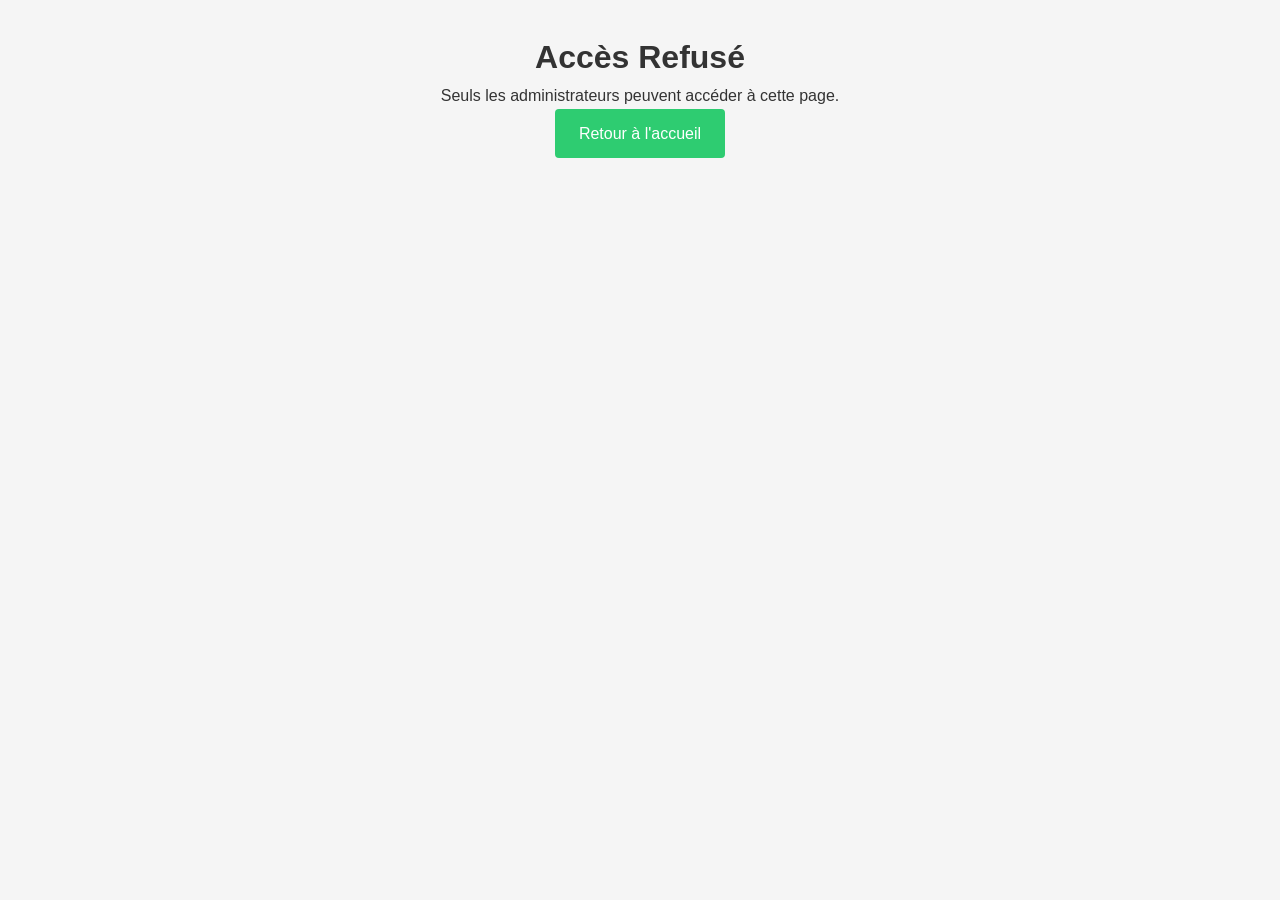
<file: audit-logs.html>
<!DOCTYPE html>
<html lang="fr">
<head>
    <meta charset="UTF-8">
    <meta name="viewport" content="width=device-width, initial-scale=1.0">
    <title>Journaux d'Audit - Ecofoot Bukavu</title>
    <link rel="stylesheet" href="css/styles.css">
    <style>
        .audit-container {
            max-width: 1200px;
            margin: 2rem auto;
        }
        .filter-section {
            background: white;
            border: 1px solid #ddd;
            border-radius: 8px;
            padding: 1.5rem;
            margin-bottom: 2rem;
        }
        .filter-row {
            display: flex;
            gap: 1rem;
            flex-wrap: wrap;
            align-items: flex-end;
            margin-bottom: 1rem;
        }
        .filter-row > div {
            display: flex;
            flex-direction: column;
        }
        .filter-row label {
            font-weight: 500;
            margin-bottom: 0.5rem;
            color: #333;
        }
        .filter-row input,
        .filter-row select {
            padding: 0.5rem;
            border: 1px solid #ddd;
            border-radius: 4px;
            font-size: 0.95rem;
        }
        .logs-table {
            width: 100%;
            border-collapse: collapse;
            background: white;
            border: 1px solid #ddd;
            border-radius: 8px;
            overflow: hidden;
        }
        .logs-table thead {
            background: #f5f5f5;
            border-bottom: 2px solid #2ecc71;
        }
        .logs-table th {
            padding: 1rem;
            text-align: left;
            font-weight: 600;
            color: #333;
        }
        .logs-table td {
            padding: 1rem;
            border-bottom: 1px solid #ddd;
        }
        .logs-table tr:last-child td {
            border-bottom: none;
        }
        .action-badge {
            display: inline-block;
            padding: 0.25rem 0.75rem;
            border-radius: 12px;
            font-size: 0.85rem;
            font-weight: 500;
        }
        .action-login {
            background: #d4edda;
            color: #155724;
        }
        .action-delete {
            background: #f8d7da;
            color: #721c24;
        }
        .action-update {
            background: #d1ecf1;
            color: #0c5460;
        }
        .action-create {
            background: #cce5ff;
            color: #004085;
        }
        .role-badge {
            display: inline-block;
            padding: 0.25rem 0.75rem;
            border-radius: 12px;
            font-size: 0.85rem;
            font-weight: 500;
            background: #e7f3ff;
            color: #004085;
        }
        .role-badge.admin {
            background: #fff3cd;
            color: #856404;
        }
        .pagination {
            display: flex;
            gap: 0.5rem;
            justify-content: center;
            margin-top: 2rem;
        }
        .pagination button {
            padding: 0.5rem 1rem;
            border: 1px solid #ddd;
            background: white;
            cursor: pointer;
            border-radius: 4px;
            transition: all 0.3s;
        }
        .pagination button:hover {
            background: #f5f5f5;
        }
        .pagination button.active {
            background: #2ecc71;
            color: white;
            border-color: #2ecc71;
        }
        .stats-row {
            display: grid;
            grid-template-columns: repeat(auto-fit, minmax(150px, 1fr));
            gap: 1rem;
            margin-bottom: 2rem;
        }
        .stat-card {
            background: linear-gradient(135deg, #2ecc71 0%, #27ae60 100%);
            color: white;
            padding: 1.5rem;
            border-radius: 8px;
            text-align: center;
        }
        .stat-card.warning {
            background: linear-gradient(135deg, #f39c12 0%, #e67e22 100%);
        }
        .stat-card.danger {
            background: linear-gradient(135deg, #e74c3c 0%, #c0392b 100%);
        }
    </style>
</head>
<body>
    <!-- Navigation -->
    <nav>
        <div class="navbar">
            <a href="index.html" class="navbar-brand">⚽ Ecofoot Bukavu</a>
            <ul class="nav-menu">
                <li><a href="admin-dashboard.html">Dashboard</a></li>
                <li><a href="admin-settings.html">Paramètres</a></li>
                <li><a href="audit-logs.html" class="active">Journaux</a></li>
                <li><a href="staff-management.html">Staff</a></li>
                <li><a href="live-chat.html">Messages</a></li>
                <li><a href="#" class="logout-btn" onclick="handleLogout();">Déconnexion</a></li>
            </ul>
        </div>
    </nav>

    <div class="container audit-container">
        <div id="alerts"></div>

        <!-- Header -->
        <div style="margin-bottom: 2rem;">
            <h1>Journaux d'Audit du Système</h1>
            <p style="color: #666;">Suivi complet de toutes les activités du système</p>
        </div>

        <!-- Statistics -->
        <div class="stats-row">
            <div class="stat-card">
                <div style="font-size: 0.9rem; opacity: 0.9;">Journaux Totaux</div>
                <div style="font-size: 2rem; font-weight: bold;" id="statTotalLogs">0</div>
            </div>
            <div class="stat-card warning">
                <div style="font-size: 0.9rem; opacity: 0.9;">Connexions Échouées</div>
                <div style="font-size: 2rem; font-weight: bold;" id="statFailedLogins">0</div>
            </div>
            <div class="stat-card danger">
                <div style="font-size: 0.9rem; opacity: 0.9;">Tentatives Non Autorisées</div>
                <div style="font-size: 2rem; font-weight: bold;" id="statUnauthorized">0</div>
            </div>
        </div>

        <!-- Filters -->
        <div class="filter-section">
            <h3 style="margin-top: 0;">Filtres de Recherche</h3>
            
            <div class="filter-row">
                <div style="flex: 1; min-width: 200px;">
                    <label>Utilisateur</label>
                    <input type="text" id="filterUser" placeholder="Nom ou email">
                </div>
                <div style="flex: 1; min-width: 200px;">
                    <label>Type d'Action</label>
                    <select id="filterAction">
                        <option value="">Tous les types</option>
                        <option value="LOGIN_SUCCESS">Connexion Réussie</option>
                        <option value="LOGIN_FAILED">Connexion Échouée</option>
                        <option value="USER_REGISTRATION">Enregistrement</option>
                        <option value="USER_DELETED">Utilisateur Supprimé</option>
                        <option value="USER_UPDATED">Utilisateur Modifié</option>
                        <option value="PASSWORD_RESET">Mot de Passe Réinitialisé</option>
                        <option value="UNAUTHORIZED_ACCESS_ATTEMPT">Accès Non Autorisé</option>
                        <option value="PAYMENT_CREATED">Paiement Créé</option>
                        <option value="PAYMENT_STATUS_UPDATED">Paiement Modifié</option>
                    </select>
                </div>
                <div style="flex: 1; min-width: 150px;">
                    <label>Rôle</label>
                    <select id="filterRole">
                        <option value="">Tous les rôles</option>
                        <option value="admin">Admin</option>
                        <option value="student">Élève</option>
                        <option value="staff">Staff</option>
                        <option value="parent">Parent</option>
                    </select>
                </div>
                <div>
                    <button onclick="applyFilters()" class="btn btn-primary">Filtrer</button>
                    <button onclick="resetFilters()" class="btn btn-secondary" style="margin-left: 0.5rem;">Réinitialiser</button>
                </div>
            </div>

            <div class="filter-row">
                <div style="flex: 1; min-width: 150px;">
                    <label>Date de Début</label>
                    <input type="datetime-local" id="filterStartDate">
                </div>
                <div style="flex: 1; min-width: 150px;">
                    <label>Date de Fin</label>
                    <input type="datetime-local" id="filterEndDate">
                </div>
                <div>
                    <button onclick="exportLogs()" class="btn btn-secondary">📥 Exporter CSV</button>
                </div>
            </div>
        </div>

        <!-- Logs Table -->
        <div style="overflow-x: auto;">
            <table class="logs-table" id="logsTable">
                <thead>
                    <tr>
                        <th>Heure</th>
                        <th>Utilisateur</th>
                        <th>Rôle</th>
                        <th>Action</th>
                        <th>Détails</th>
                    </tr>
                </thead>
                <tbody id="logsTableBody">
                    <tr>
                        <td colspan="5" style="text-align: center; color: #999; padding: 2rem;">Chargement des journaux...</td>
                    </tr>
                </tbody>
            </table>
        </div>

        <!-- Pagination -->
        <div class="pagination" id="pagination"></div>
    </div>

    <script src="js/app.js"></script>
    <script>
        let currentPage = 1;
        let logsPerPage = 25;
        let filteredLogs = [];

        function checkAdminAccess() {
            if (!app.isAdmin()) {
                document.body.innerHTML = '<div style="padding: 2rem; text-align: center;"><h1>Accès Refusé</h1><p>Seuls les administrateurs peuvent accéder à cette page.</p><a href="index.html" class="btn btn-primary">Retour à l\'accueil</a></div>';
                return false;
            }
            return true;
        }

        function handleLogout() {
            app.logout();
            window.location.href = 'index.html';
        }

        function getActionBadgeClass(action) {
            if (action.includes('LOGIN')) return action.includes('SUCCESS') ? 'action-login' : 'action-delete';
            if (action.includes('DELETE')) return 'action-delete';
            if (action.includes('UPDATE')) return 'action-update';
            if (action.includes('CREATE') || action.includes('REGISTRATION')) return 'action-create';
            return 'action-create';
        }

        function loadLogs() {
            const allLogs = app.getAuditLogs();
            filteredLogs = allLogs;
            
            // Update statistics
            document.getElementById('statTotalLogs').textContent = allLogs.length;
            const failedLogins = allLogs.filter(l => l.action === 'LOGIN_FAILED').length;
            const unauthorized = allLogs.filter(l => l.action.includes('UNAUTHORIZED')).length;
            document.getElementById('statFailedLogins').textContent = failedLogins;
            document.getElementById('statUnauthorized').textContent = unauthorized;
            
            renderLogs();
        }

        function applyFilters() {
            const allLogs = app.getAuditLogs();
            const filterUser = document.getElementById('filterUser').value.toLowerCase();
            const filterAction = document.getElementById('filterAction').value;
            const filterRole = document.getElementById('filterRole').value;
            const filterStartDate = document.getElementById('filterStartDate').value;
            const filterEndDate = document.getElementById('filterEndDate').value;

            filteredLogs = allLogs.filter(log => {
                if (filterUser && !log.userName.toLowerCase().includes(filterUser)) return false;
                if (filterAction && log.action !== filterAction) return false;
                if (filterRole && log.userRole !== filterRole) return false;
                if (filterStartDate && new Date(log.timestamp) < new Date(filterStartDate)) return false;
                if (filterEndDate && new Date(log.timestamp) > new Date(filterEndDate)) return false;
                return true;
            });

            currentPage = 1;
            renderLogs();
        }

        function resetFilters() {
            document.getElementById('filterUser').value = '';
            document.getElementById('filterAction').value = '';
            document.getElementById('filterRole').value = '';
            document.getElementById('filterStartDate').value = '';
            document.getElementById('filterEndDate').value = '';
            loadLogs();
        }

        function renderLogs() {
            const tbody = document.getElementById('logsTableBody');
            const start = (currentPage - 1) * logsPerPage;
            const end = start + logsPerPage;
            const pageLogs = filteredLogs.slice(start, end);

            if (pageLogs.length === 0) {
                tbody.innerHTML = '<tr><td colspan="5" style="text-align: center; color: #999; padding: 2rem;">Aucun journal trouvé</td></tr>';
            } else {
                tbody.innerHTML = pageLogs.map(log => `
                    <tr>
                        <td style="font-size: 0.9rem;">${new Date(log.timestamp).toLocaleString('fr-FR')}</td>
                        <td><strong>${log.userName}</strong></td>
                        <td><span class="role-badge ${log.userRole === 'admin' ? 'admin' : ''}">${log.userRole}</span></td>
                        <td><span class="action-badge ${getActionBadgeClass(log.action)}">${log.action}</span></td>
                        <td style="font-size: 0.9rem; color: #666;">
                            ${JSON.stringify(log.details).substring(0, 50)}${JSON.stringify(log.details).length > 50 ? '...' : ''}
                        </td>
                    </tr>
                `).join('');
            }

            renderPagination();
        }

        function renderPagination() {
            const pageCount = Math.ceil(filteredLogs.length / logsPerPage);
            const paginationDiv = document.getElementById('pagination');
            paginationDiv.innerHTML = '';

            for (let i = 1; i <= pageCount; i++) {
                const btn = document.createElement('button');
                btn.textContent = i;
                btn.className = i === currentPage ? 'active' : '';
                btn.onclick = () => {
                    currentPage = i;
                    renderLogs();
                };
                paginationDiv.appendChild(btn);
            }
        }

        function exportLogs() {
            const csv = [
                ['Heure', 'Utilisateur', 'Rôle', 'Action', 'Détails'],
                ...filteredLogs.map(log => [
                    new Date(log.timestamp).toLocaleString('fr-FR'),
                    log.userName,
                    log.userRole,
                    log.action,
                    JSON.stringify(log.details)
                ])
            ];

            let csvContent = csv.map(row => row.map(cell => `"${cell}"`).join(',')).join('\n');
            
            const blob = new Blob([csvContent], { type: 'text/csv;charset=utf-8;' });
            const link = document.createElement('a');
            link.href = URL.createObjectURL(blob);
            link.download = `audit-logs-${new Date().getTime()}.csv`;
            link.click();
            
            app.showAlert('Journaux exportés avec succès!', 'success');
        }

        // Initialize
        document.addEventListener('DOMContentLoaded', () => {
            if (checkAdminAccess()) {
                loadLogs();
            }
        });
    </script>
</body>
</html>
</file>
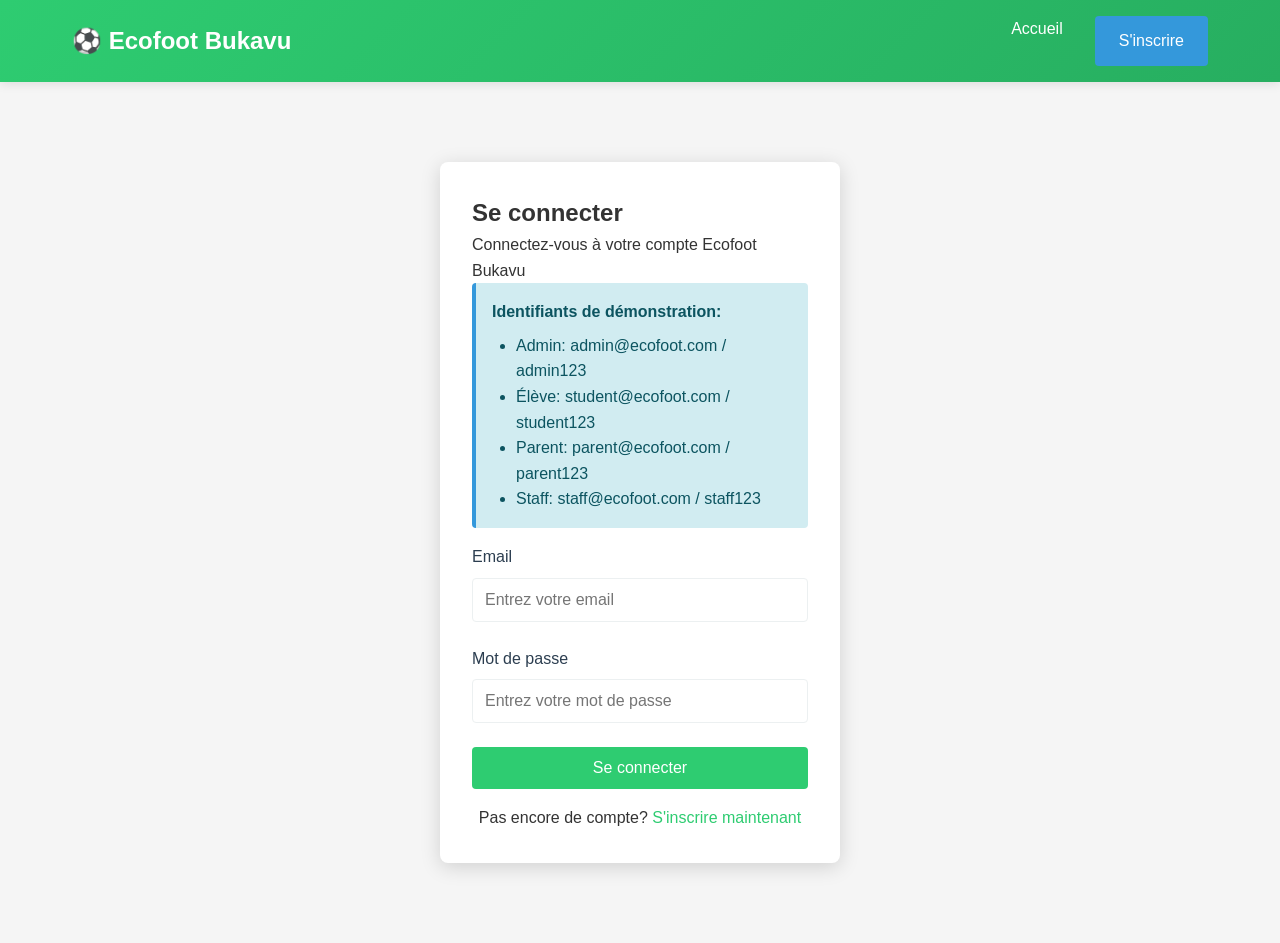
<file: live-chat.html>
<!DOCTYPE html>
<html lang="en">
<head>
    <meta charset="UTF-8">
    <meta name="viewport" content="width=device-width, initial-scale=1.0">
    <title>Live Chat - Ecofoot Bukavu</title>
    <link rel="stylesheet" href="css/styles.css">
</head>
<body>
    <!-- Navigation -->
    <nav>
        <div class="navbar">
            <a href="index.html" class="navbar-brand">⚽ Ecofoot Bukavu</a>
            <ul class="nav-menu">
                <li><a href="student-dashboard.html">Dashboard</a></li>
                <li><a href="live-chat.html">Messages</a></li>
                <li><a href="player-directory.html">Directory</a></li>
                <li><a href="#" class="logout-btn" onclick="app.logout(); window.location.href='index.html';">Logout</a></li>
            </ul>
        </div>
    </nav>

    <div class="container" style="display: grid; grid-template-columns: 300px 1fr; gap: 2rem; margin-top: 2rem;">
        <div id="alerts" style="grid-column: 1/-1;"></div>

        <!-- Conversations Sidebar -->
        <div>
            <div class="card">
                <div class="card-header">
                    <h3 style="margin: 0;">Conversations</h3>
                </div>
                <div class="card-body" style="padding: 0;">
                    <button class="btn btn-primary btn-block" style="margin: 1rem;" onclick="openModal('newChatModal')">New Message</button>
                    <div id="conversationsList" style="max-height: 500px; overflow-y: auto;">
                        <div style="padding: 1rem; text-align: center; color: #666;">
                            No conversations yet
                        </div>
                    </div>
                </div>
            </div>

            <!-- Meetings -->
            <div class="card" style="margin-top: 2rem;">
                <div class="card-header">
                    <h3 style="margin: 0;">Meetings</h3>
                </div>
                <div class="card-body" style="padding: 0;">
                    <button class="btn btn-primary btn-block" style="margin: 1rem;" onclick="openModal('createMeetingModal')">New Meeting</button>
                    <div id="meetingsList" style="max-height: 500px; overflow-y: auto;">
                        <div style="padding: 1rem; text-align: center; color: #666; font-size: 0.875rem;">
                            No meetings scheduled
                        </div>
                    </div>
                </div>
            </div>
        </div>

        <!-- Chat Area -->
        <div>
            <div class="card">
                <div class="card-header">
                    <h3 id="chatHeader" style="margin: 0;">Select a conversation</h3>
                </div>
                <div class="chat-container">
                    <div class="chat-messages" id="chatMessages">
                        <div style="text-align: center; color: #666; padding: 2rem;">
                            Select a conversation to start chatting
                        </div>
                    </div>
                    <div class="chat-input">
                        <input type="text" id="messageInput" placeholder="Type your message...">
                        <button class="btn btn-primary" id="sendBtn" onclick="sendMessage()" style="margin: 0;">Send</button>
                    </div>
                </div>
            </div>

            <!-- Meeting Chat Tab -->
            <div id="meetingChatArea" style="display: none; margin-top: 2rem;">
                <div class="card">
                    <div class="card-header">
                        <h3 id="meetingChatHeader" style="margin: 0;">Meeting Chat</h3>
                    </div>
                    <div class="chat-container">
                        <div class="chat-messages" id="meetingChatMessages">
                            <div style="text-align: center; color: #666; padding: 2rem;">
                                No messages in this meeting yet
                            </div>
                        </div>
                        <div class="chat-input">
                            <input type="text" id="meetingMessageInput" placeholder="Type your message...">
                            <button class="btn btn-primary" id="sendMeetingBtn" onclick="sendMeetingMessage()" style="margin: 0;">Send</button>
                        </div>
                    </div>
                </div>
            </div>
        </div>
    </div>

    <!-- New Chat Modal -->
    <div id="newChatModal" class="modal">
        <div class="modal-content">
            <div class="modal-header">
                <h3>Start New Conversation</h3>
                <button class="close-btn" onclick="closeModal('newChatModal')">×</button>
            </div>
            <div class="modal-body">
                <div class="form-group">
                    <label for="selectUser">Select User</label>
                    <select id="selectUser">
                        <option value="">Choose a user...</option>
                    </select>
                </div>
            </div>
            <div class="modal-footer">
                <button class="btn" onclick="closeModal('newChatModal')">Cancel</button>
                <button class="btn btn-primary" onclick="startNewConversation()">Start Chat</button>
            </div>
        </div>
    </div>

    <!-- Create Meeting Modal -->
    <div id="createMeetingModal" class="modal">
        <div class="modal-content">
            <div class="modal-header">
                <h3>Create New Meeting</h3>
                <button class="close-btn" onclick="closeModal('createMeetingModal')">×</button>
            </div>
            <form id="createMeetingForm" onsubmit="handleCreateMeeting(event)">
                <div class="modal-body">
                    <div class="form-group">
                        <label for="meetingTitle">Meeting Title *</label>
                        <input type="text" id="meetingTitle" placeholder="Enter meeting title" required>
                    </div>
                    <div class="form-group">
                        <label for="meetingDescription">Description</label>
                        <textarea id="meetingDescription" rows="4" placeholder="Enter meeting details"></textarea>
                    </div>
                    <div class="form-row">
                        <div class="form-group">
                            <label for="meetingDate">Date *</label>
                            <input type="date" id="meetingDate" required>
                        </div>
                        <div class="form-group">
                            <label for="meetingTime">Time *</label>
                            <input type="time" id="meetingTime" required>
                        </div>
                    </div>
                    <div class="form-group">
                        <label for="meetingParticipants">Participants (comma-separated emails)</label>
                        <textarea id="meetingParticipants" rows="3" placeholder="Enter email addresses..."></textarea>
                    </div>
                </div>
                <div class="modal-footer">
                    <button type="button" class="btn" onclick="closeModal('createMeetingModal')">Cancel</button>
                    <button type="submit" class="btn btn-primary">Create Meeting</button>
                </div>
            </form>
        </div>
    </div>

    <script src="js/app.js"></script>
    <script>
        let currentChat = null;
        let currentChatUser = null;
        let currentMeeting = null;

        document.addEventListener('DOMContentLoaded', function() {
            if (!app.currentUser) {
                window.location.href = 'login.html';
                return;
            }

            loadConversations();
            loadMeetings();
            populateUserList();

            // Allow sending message with Enter key
            document.getElementById('messageInput')?.addEventListener('keypress', function(e) {
                if (e.key === 'Enter') {
                    sendMessage();
                }
            });

            document.getElementById('meetingMessageInput')?.addEventListener('keypress', function(e) {
                if (e.key === 'Enter') {
                    sendMeetingMessage();
                }
            });
        });

        function loadConversations() {
            const conversations = app.getConversations(app.currentUser.id);
            const conversationsList = document.getElementById('conversationsList');

            if (conversations.length === 0) {
                conversationsList.innerHTML = '<div style="padding: 1rem; text-align: center; color: #666;">No conversations yet</div>';
                return;
            }

            conversationsList.innerHTML = conversations.map(conv => `
                <div style="padding: 1rem; border-bottom: 1px solid #e0e0e0; cursor: pointer; transition: 0.2s;" 
                     onmouseover="this.style.background='#f5f5f5'" onmouseout="this.style.background='white'"
                     onclick="openConversation(${conv.userId}, '${conv.userName}')">
                    <div class="avatar avatar-sm" style="margin-bottom: 0.5rem;">
                        ${conv.userName.split(' ').map(n => n[0]).join('').toUpperCase()}
                    </div>
                    <strong style="display: block;">${conv.userName}</strong>
                    <small style="color: #999; display: block; white-space: nowrap; overflow: hidden; text-overflow: ellipsis;">
                        ${conv.lastMessage}
                    </small>
                    <small style="color: #999; display: block; margin-top: 0.25rem;">
                        ${app.formatTime(conv.timestamp)}
                    </small>
                </div>
            `).join('');
        }

        function loadMeetings() {
            const meetings = app.getMeetings().filter(m => 
                m.participants.includes(app.currentUser.id) || m.userId === app.currentUser.id
            );
            const meetingsList = document.getElementById('meetingsList');

            if (meetings.length === 0) {
                meetingsList.innerHTML = '<div style="padding: 1rem; text-align: center; color: #666; font-size: 0.875rem;">No meetings scheduled</div>';
                return;
            }

            meetingsList.innerHTML = meetings.map(meeting => `
                <div style="padding: 1rem; border-bottom: 1px solid #e0e0e0; cursor: pointer; transition: 0.2s;"
                     onmouseover="this.style.background='#f5f5f5'" onmouseout="this.style.background='white'"
                     onclick="openMeeting(${meeting.id})">
                    <strong style="display: block; color: var(--primary);">${meeting.title}</strong>
                    <small style="color: #999; display: block; margin-top: 0.25rem;">
                        📅 ${meeting.date} ${meeting.time}
                    </small>
                    <small style="color: #999; display: block;">
                        👥 ${meeting.participants.length} participants
                    </small>
                </div>
            `).join('');
        }

        function populateUserList() {
            const users = app.getAllUsers().filter(u => u.id !== app.currentUser.id);
            const selectUser = document.getElementById('selectUser');

            selectUser.innerHTML = '<option value="">Choose a user...</option>' + users.map(user => `
                <option value="${user.id}">${user.fullName} (${user.role})</option>
            `).join('');
        }

        function openConversation(userId, userName) {
            currentChat = userId;
            currentChatUser = userName;
            currentMeeting = null;

            document.getElementById('chatHeader').textContent = `Chat with ${userName}`;
            document.getElementById('meetingChatArea').style.display = 'none';

            loadChatMessages();
        }

        function loadChatMessages() {
            if (!currentChat) return;

            const messages = app.getMessages(app.currentUser.id, currentChat);
            const chatMessages = document.getElementById('chatMessages');

            if (messages.length === 0) {
                chatMessages.innerHTML = '<div style="text-align: center; color: #666; padding: 2rem;">No messages yet. Start the conversation!</div>';
                return;
            }

            chatMessages.innerHTML = messages.map(msg => `
                <div class="message ${msg.from === app.currentUser.id ? 'own' : ''}">
                    <div class="message-bubble">
                        ${msg.content}
                        <div class="message-time">${app.formatTime(msg.timestamp)}</div>
                    </div>
                </div>
            `).join('');

            // Scroll to bottom
            chatMessages.scrollTop = chatMessages.scrollHeight;
        }

        function sendMessage() {
            if (!currentChat) {
                app.showAlert('Please select a conversation first', 'warning');
                return;
            }

            const messageInput = document.getElementById('messageInput');
            const content = messageInput.value.trim();

            if (!content) return;

            app.sendMessage(app.currentUser.id, currentChat, content);
            messageInput.value = '';
            loadChatMessages();
            loadConversations();
        }

        function startNewConversation() {
            const userId = parseInt(document.getElementById('selectUser').value);
            if (!userId) {
                app.showAlert('Please select a user', 'warning');
                return;
            }

            const user = app.getUserById(userId);
            if (user) {
                closeModal('newChatModal');
                openConversation(userId, user.fullName);
                document.getElementById('selectUser').value = '';
            }
        }

        function openMeeting(meetingId) {
            const meeting = app.getMeetingById(meetingId);
            if (meeting) {
                currentMeeting = meetingId;
                currentChat = null;

                document.getElementById('meetingChatHeader').textContent = meeting.title;
                document.getElementById('meetingChatArea').style.display = 'block';

                loadMeetingMessages();
            }
        }

        function loadMeetingMessages() {
            if (!currentMeeting) return;

            const messages = app.getMeetingMessages(currentMeeting);
            const meetingChatMessages = document.getElementById('meetingChatMessages');

            if (messages.length === 0) {
                meetingChatMessages.innerHTML = '<div style="text-align: center; color: #666; padding: 2rem;">No messages in this meeting yet</div>';
                return;
            }

            meetingChatMessages.innerHTML = messages.map(msg => {
                const sender = app.getUserById(msg.from);
                return `
                    <div class="message ${msg.from === app.currentUser.id ? 'own' : ''}">
                        <div style="display: flex; gap: 0.5rem;">
                            <div class="avatar avatar-sm" style="flex-shrink: 0;">
                                ${msg.from === app.currentUser.id ? 'YOU' : (sender?.fullName.split(' ').map(n => n[0]).join('').toUpperCase() || 'U')}
                            </div>
                            <div>
                                <div style="font-size: 0.75rem; color: #999; margin-bottom: 0.25rem;">
                                    ${msg.from === app.currentUser.id ? 'You' : sender?.fullName}
                                </div>
                                <div class="message-bubble">
                                    ${msg.content}
                                    <div class="message-time">${app.formatTime(msg.timestamp)}</div>
                                </div>
                            </div>
                        </div>
                    </div>
                `;
            }).join('');

            // Scroll to bottom
            meetingChatMessages.scrollTop = meetingChatMessages.scrollHeight;
        }

        function sendMeetingMessage() {
            if (!currentMeeting) {
                app.showAlert('Please select a meeting first', 'warning');
                return;
            }

            const messageInput = document.getElementById('meetingMessageInput');
            const content = messageInput.value.trim();

            if (!content) return;

            app.sendMessage(app.currentUser.id, null, content, currentMeeting);
            messageInput.value = '';
            loadMeetingMessages();
        }

        function handleCreateMeeting(event) {
            event.preventDefault();

            const meetingData = {
                userId: app.currentUser.id,
                title: document.getElementById('meetingTitle').value,
                description: document.getElementById('meetingDescription').value,
                date: document.getElementById('meetingDate').value,
                time: document.getElementById('meetingTime').value
            };

            const result = app.createMeeting(meetingData);
            if (result.success) {
                app.showAlert('Meeting created successfully!', 'success');
                closeModal('createMeetingModal');
                document.getElementById('createMeetingForm').reset();
                loadMeetings();
            }
        }
    </script>
</body>
</html>
</file>
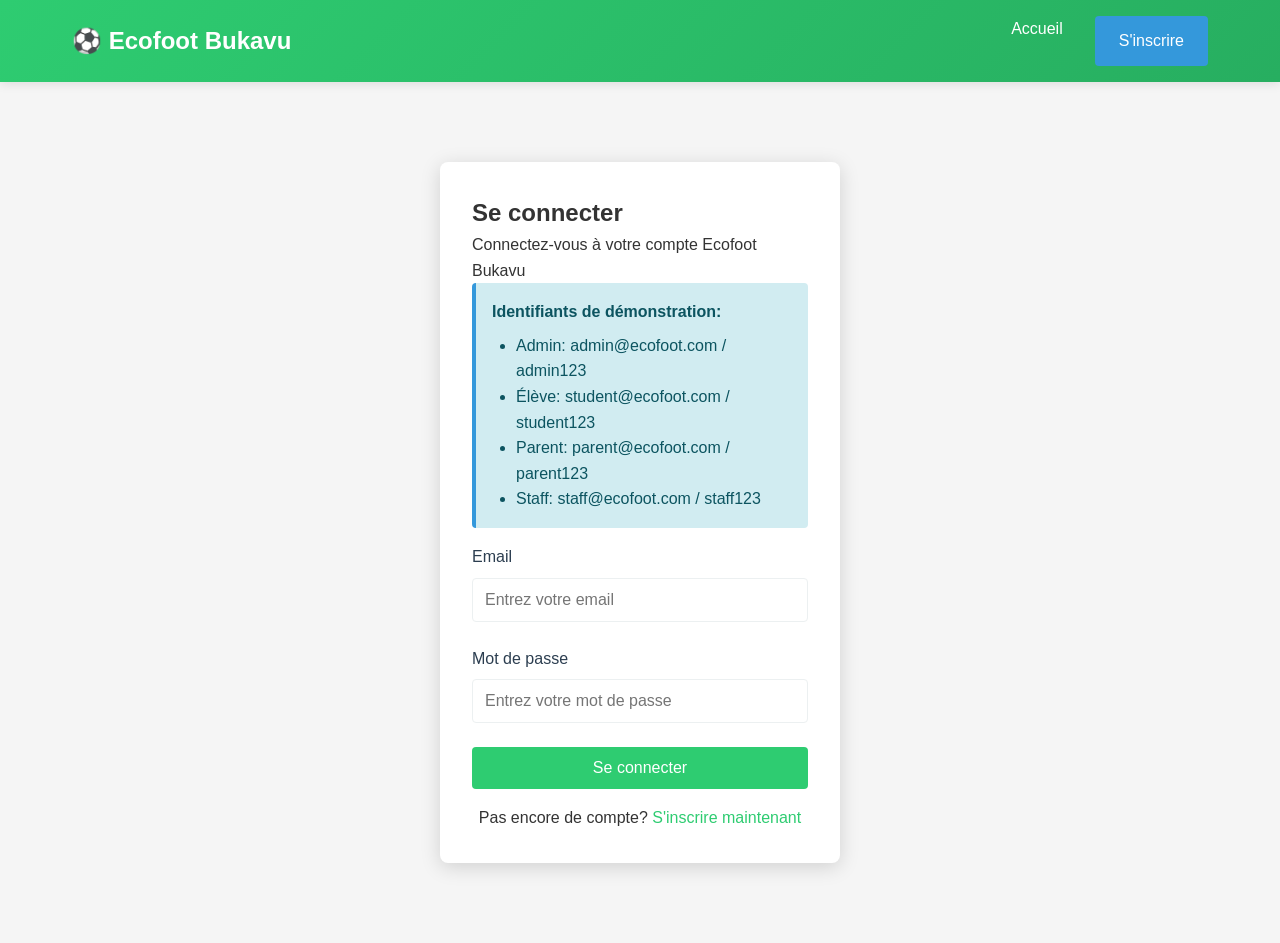
<file: login.html>
<!DOCTYPE html>
<html lang="fr">
<head>
    <meta charset="UTF-8">
    <meta name="viewport" content="width=device-width, initial-scale=1.0">
    <title>Connexion - Ecofoot Bukavu</title>
    <link rel="stylesheet" href="css/styles.css">
</head>
<body>
    <!-- Navigation -->
    <nav>
        <div class="navbar">
            <a href="index.html" class="navbar-brand">⚽ Ecofoot Bukavu</a>
            <ul class="nav-menu">
                <li><a href="index.html">Accueil</a></li>
                <li><a href="registration.html" class="btn btn-secondary">S'inscrire</a></li>
            </ul>
        </div>
    </nav>

    <div class="auth-container">
        <div id="alertContainer"></div>

        <div class="auth-card">
            <h2>Se connecter</h2>
            <p>Connectez-vous à votre compte Ecofoot Bukavu</p>
            
            <div class="alert alert-info">
                <strong>Identifiants de démonstration:</strong>
                <ul style="margin-top: 0.5rem; padding-left: 1.5rem;">
                    <li>Admin: admin@ecofoot.com / admin123</li>
                    <li>Élève: student@ecofoot.com / student123</li>
                    <li>Parent: parent@ecofoot.com / parent123</li>
                    <li>Staff: staff@ecofoot.com / staff123</li>
                </ul>
            </div>

            <form id="loginForm">
                <div class="form-group">
                    <label for="loginEmail">Email</label>
                    <input 
                        type="email" 
                        id="loginEmail" 
                        placeholder="Entrez votre email" 
                        required
                    >
                </div>

                <div class="form-group">
                    <label for="loginPassword">Mot de passe</label>
                    <input 
                        type="password" 
                        id="loginPassword" 
                        placeholder="Entrez votre mot de passe" 
                        required
                    >
                </div>

                <button type="submit" class="btn btn-primary btn-block">Se connecter</button>
            </form>

            <div class="auth-link">
                Pas encore de compte? <a href="registration.html">S'inscrire maintenant</a>
            </div>
        </div>
    </div>

    <script src="js/app.js"></script>
    <script>
        // Demo users initialization
        function initializeDemoUsers() {
            const demoUsers = [
                { email: 'admin@ecofoot.com', password: 'admin123', fullName: 'Admin User', role: 'admin' },
                { email: 'student@ecofoot.com', password: 'student123', fullName: 'Student Doe', role: 'student', position: 'forward' },
                { email: 'parent@ecofoot.com', password: 'parent123', fullName: 'Parent Doe', role: 'parent', childName: 'Student Doe' },
                { email: 'staff@ecofoot.com', password: 'staff123', fullName: 'Staff Member', role: 'staff', department: 'coaching' }
            ];

            if (app.users.length === 0) {
                demoUsers.forEach(user => app.register(user));
            }
        }

        window.addEventListener('DOMContentLoaded', function() {
            initializeDemoUsers();
        });

        document.getElementById('loginForm').addEventListener('submit', function(e) {
            e.preventDefault();

            const email = document.getElementById('loginEmail').value;
            const password = document.getElementById('loginPassword').value;

            const result = app.login(email, password);

            if (result.success) {
                showAlert('Connexion réussie! Redirection en cours...', 'success');
                setTimeout(() => {
                    window.location.href = result.redirectUrl;
                }, 1500);
            } else {
                showAlert(result.message, 'danger');
            }
        });

        function showAlert(message, type = 'info') {
            const alertContainer = document.getElementById('alertContainer');
            const alertDiv = document.createElement('div');
            alertDiv.className = `alert alert-${type}`;
            alertDiv.textContent = message;
            alertContainer.innerHTML = '';
            alertContainer.appendChild(alertDiv);
        }
    </script>
</body>
</html>
</file>
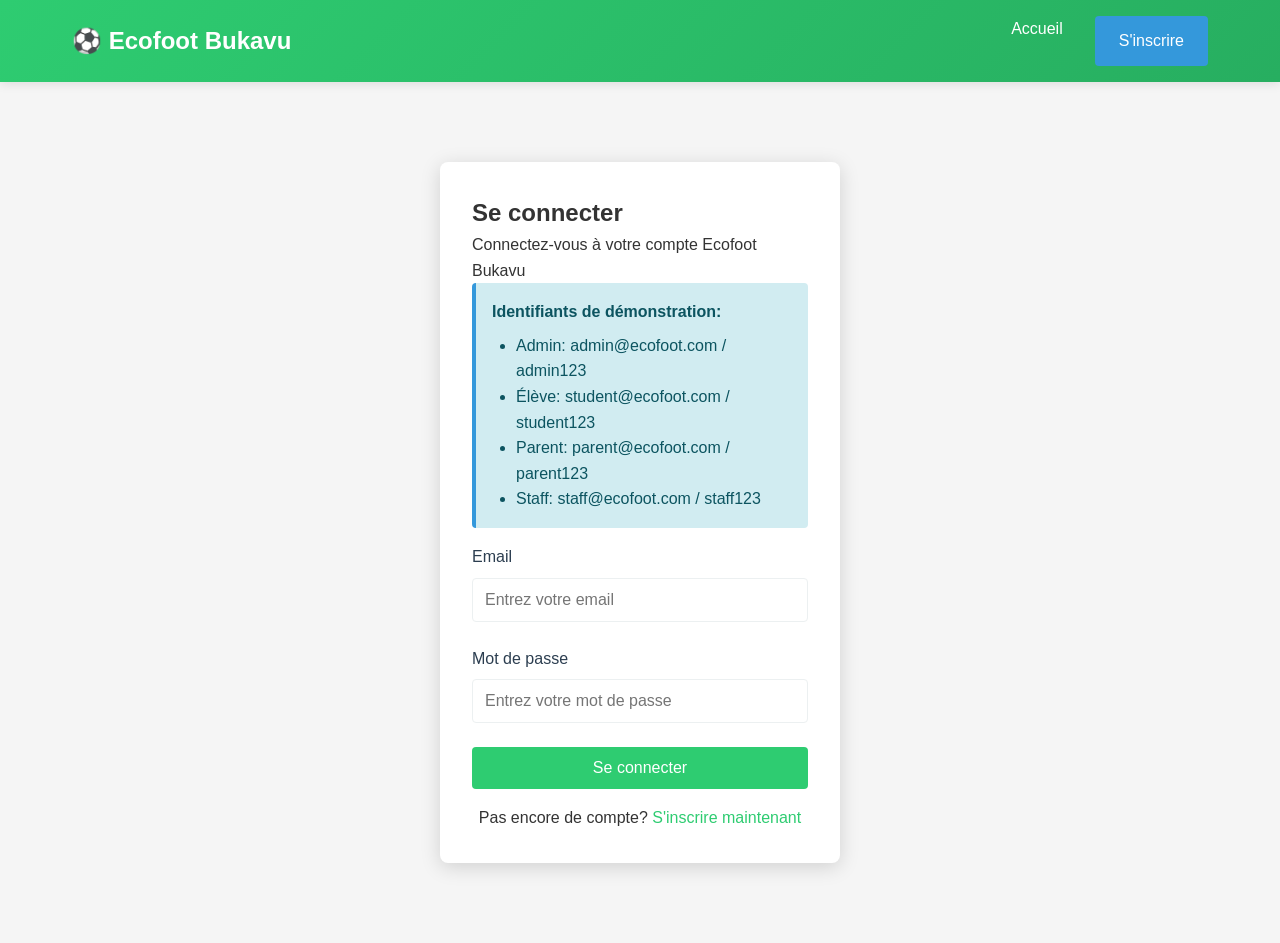
<file: parent-dashboard.html>
<!DOCTYPE html>
<html lang="en">
<head>
    <meta charset="UTF-8">
    <meta name="viewport" content="width=device-width, initial-scale=1.0">
    <title>Parent Portal - Ecofoot Bukavu</title>
    <link rel="stylesheet" href="css/styles.css">
</head>
<body>
    <!-- Navigation -->
    <nav>
        <div class="navbar">
            <a href="index.html" class="navbar-brand">⚽ Ecofoot Bukavu</a>
            <ul class="nav-menu">
                <li><a href="parent-dashboard.html">Dashboard</a></li>
                <li><a href="live-chat.html">Messages</a></li>
                <li><a href="player-directory.html">Directory</a></li>
                <li><a href="payment.html">Payments</a></li>
                <li><a href="#" class="logout-btn" onclick="app.logout(); window.location.href='index.html';">Logout</a></li>
            </ul>
        </div>
    </nav>

    <div class="container">
        <div id="alerts"></div>

        <!-- Header -->
        <div style="display: flex; justify-content: space-between; align-items: center; margin-bottom: 2rem;">
            <h1>Parent Portal</h1>
            <div class="profile-card" style="width: 300px; padding: 1rem;">
                <div class="avatar" style="margin: 0 auto;"></div>
                <div class="profile-name" id="parentName">Loading...</div>
                <div class="profile-role">Parent/Guardian</div>
            </div>
        </div>

        <!-- Stats -->
        <div class="row">
            <div class="stat-box">
                <div class="stat-label">Children Enrolled</div>
                <div class="stat-number" id="statsChildren">0</div>
            </div>
            <div class="stat-box">
                <div class="stat-label">Average Performance</div>
                <div class="stat-number" id="statsAvgPerformance">-</div>
            </div>
            <div class="stat-box">
                <div class="stat-label">Upcoming Events</div>
                <div class="stat-number" id="statsEvents">0</div>
            </div>
            <div class="stat-box">
                <div class="stat-label">Total Payments Made</div>
                <div class="stat-number" id="statsTotalPayments">0</div>
            </div>
        </div>

        <!-- Tabs -->
        <div class="tabs">
            <button class="tab-button active" onclick="switchTab('children')">Children</button>
            <button class="tab-button" onclick="switchTab('progress')">Progress</button>
            <button class="tab-button" onclick="switchTab('notifications')">Notifications</button>
            <button class="tab-button" onclick="switchTab('payments')">Payments</button>
        </div>

        <!-- Children Tab -->
        <div id="children-content" class="tab-content active">
            <div class="card">
                <div class="card-header">My Children</div>
                <div class="card-body">
                    <div id="childrenList">
                        <div style="text-align: center; color: #666; padding: 2rem;">
                            No children linked to this account
                        </div>
                    </div>
                </div>
                <div class="card-footer">
                    <a href="#" class="btn btn-primary btn-sm" onclick="openModal('addChildModal')">Add Child</a>
                </div>
            </div>
        </div>

        <!-- Progress Tab -->
        <div id="progress-content" class="tab-content">
            <div class="row">
                <div class="card">
                    <div class="card-header">Performance Summary</div>
                    <div class="card-body">
                        <div style="margin-bottom: 2rem;">
                            <h4>Child 1: John Doe</h4>
                            <div style="background: #e0e0e0; height: 20px; border-radius: 4px; overflow: hidden; margin-bottom: 0.5rem;">
                                <div style="background: #2ecc71; height: 100%; width: 85%;"></div>
                            </div>
                            <p style="color: #666; font-size: 0.875rem;">Overall Performance: 8.5/10</p>
                        </div>
                        <div>
                            <h4>Attendance: 95%</h4>
                            <div style="background: #e0e0e0; height: 20px; border-radius: 4px; overflow: hidden;">
                                <div style="background: #3498db; height: 100%; width: 95%;"></div>
                            </div>
                        </div>
                    </div>
                </div>

                <div class="card">
                    <div class="card-header">Skills Development</div>
                    <div class="card-body">
                        <ul style="list-style: none;">
                            <li style="padding: 0.5rem 0; border-bottom: 1px solid #e0e0e0;">
                                <div style="display: flex; justify-content: space-between;">
                                    <strong>Technical Skills</strong>
                                    <span class="badge badge-primary">7.5/10</span>
                                </div>
                            </li>
                            <li style="padding: 0.5rem 0; border-bottom: 1px solid #e0e0e0;">
                                <div style="display: flex; justify-content: space-between;">
                                    <strong>Teamwork</strong>
                                    <span class="badge badge-success">8/10</span>
                                </div>
                            </li>
                            <li style="padding: 0.5rem 0; border-bottom: 1px solid #e0e0e0;">
                                <div style="display: flex; justify-content: space-between;">
                                    <strong>Leadership</strong>
                                    <span class="badge badge-primary">7/10</span>
                                </div>
                            </li>
                            <li style="padding: 0.5rem 0;">
                                <div style="display: flex; justify-content: space-between;">
                                    <strong>Discipline</strong>
                                    <span class="badge badge-success">9/10</span>
                                </div>
                            </li>
                        </ul>
                    </div>
                </div>
            </div>
        </div>

        <!-- Notifications Tab -->
        <div id="notifications-content" class="tab-content">
            <div class="card">
                <div class="card-header">Important Notifications</div>
                <div class="card-body" id="notificationsList">
                    <div style="text-align: center; color: #666; padding: 2rem;">
                        No notifications
                    </div>
                </div>
            </div>
        </div>

        <!-- Payments Tab -->
        <div id="payments-content" class="tab-content">
            <div class="card">
                <div class="card-header">Payment History</div>
                <div class="card-body">
                    <div style="overflow-x: auto;">
                        <table class="table">
                            <thead>
                                <tr>
                                    <th>Date</th>
                                    <th>Description</th>
                                    <th>Amount</th>
                                    <th>Status</th>
                                </tr>
                            </thead>
                            <tbody id="paymentsList">
                                <tr>
                                    <td colspan="4" style="text-align: center; color: #666;">No payments made yet</td>
                                </tr>
                            </tbody>
                        </table>
                    </div>
                </div>
                <div class="card-footer">
                    <a href="payment.html" class="btn btn-primary btn-sm">Make Payment</a>
                </div>
            </div>
        </div>
    </div>

    <!-- Add Child Modal -->
    <div id="addChildModal" class="modal">
        <div class="modal-content">
            <div class="modal-header">
                <h3>Add Child</h3>
                <button class="close-btn" onclick="closeModal('addChildModal')">×</button>
            </div>
            <form id="addChildForm" onsubmit="handleAddChild(event)">
                <div class="modal-body">
                    <div class="form-group">
                        <label for="childName">Child's Full Name</label>
                        <input type="text" id="childName" placeholder="Enter child's name" required>
                    </div>
                    <div class="form-group">
                        <label for="childAge">Age</label>
                        <input type="number" id="childAge" placeholder="Age" required>
                    </div>
                    <div class="form-group">
                        <label for="childPosition">Position</label>
                        <input type="text" id="childPosition" placeholder="e.g., Forward, Goalkeeper">
                    </div>
                    <div class="form-group">
                        <label for="childNumber">Jersey Number</label>
                        <input type="number" id="childNumber" placeholder="Jersey number">
                    </div>
                </div>
                <div class="modal-footer">
                    <button type="button" class="btn" onclick="closeModal('addChildModal')">Cancel</button>
                    <button type="submit" class="btn btn-primary">Add Child</button>
                </div>
            </form>
        </div>
    </div>

    <script src="js/app.js"></script>
    <script>
        document.addEventListener('DOMContentLoaded', function() {
            if (!app.currentUser || app.currentUser.role !== 'parent') {
                window.location.href = 'login.html';
                return;
            }

            const user = app.currentUser;
            document.getElementById('parentName').textContent = user.fullName;

            // Update avatar
            const initials = user.fullName.split(' ').map(n => n[0]).join('').toUpperCase();
            document.querySelectorAll('.avatar').forEach(avatar => {
                if (avatar.textContent === '') {
                    avatar.textContent = initials;
                }
            });

            // Load parent's children
            const children = app.students.filter(s => s.parentId === user.id);
            document.getElementById('statsChildren').textContent = children.length;

            // Render children list
            const childrenList = document.getElementById('childrenList');
            if (children.length > 0) {
                childrenList.innerHTML = children.map(child => `
                    <div class="card" style="margin-bottom: 1rem;">
                        <div class="card-body">
                            <div style="display: flex; justify-content: space-between; align-items: center;">
                                <div>
                                    <h4>${child.fullName}</h4>
                                    <p style="color: #666; font-size: 0.875rem;">
                                        ID: ${child.studentId}
                                    </p>
                                </div>
                                <div style="text-align: right;">
                                    <button class="btn btn-secondary btn-sm" onclick="viewChildProgress('${child.id}')">View Progress</button>
                                </div>
                            </div>
                        </div>
                    </div>
                `).join('');
            }

            // Load payments
            const payments = app.getPayments(user.id);
            const paymentsList = document.getElementById('paymentsList');
            if (payments.length > 0) {
                paymentsList.innerHTML = payments.map(p => `
                    <tr>
                        <td>${app.formatDate(p.date)}</td>
                        <td>${p.description}</td>
                        <td>$${p.amount.toFixed(2)}</td>
                        <td><span class="badge badge-${p.status === 'completed' ? 'success' : 'warning'}">${p.status}</span></td>
                    </tr>
                `).join('');

                const total = payments.reduce((sum, p) => sum + p.amount, 0);
                document.getElementById('statsTotalPayments').textContent = `$${total.toFixed(2)}`;
            }
        });

        function handleAddChild(event) {
            event.preventDefault();
            const childData = {
                fullName: document.getElementById('childName').value,
                age: document.getElementById('childAge').value,
                position: document.getElementById('childPosition').value,
                jerseyNumber: document.getElementById('childNumber').value,
                role: 'student',
                email: `child${Date.now()}@ecofoot.com`,
                password: 'default123',
                phone: app.currentUser.phone,
                parentId: app.currentUser.id
            };

            const result = app.addStudent(childData);
            if (result.success) {
                app.showAlert('Child added successfully!', 'success');
                closeModal('addChildModal');
                document.getElementById('addChildForm').reset();
                location.reload();
            }
        }

        function viewChildProgress(childId) {
            app.showAlert('Viewing progress for child ' + childId, 'info');
            // In a real app, this would navigate to a detailed progress page
        }
    </script>
</body>
</html>
</file>
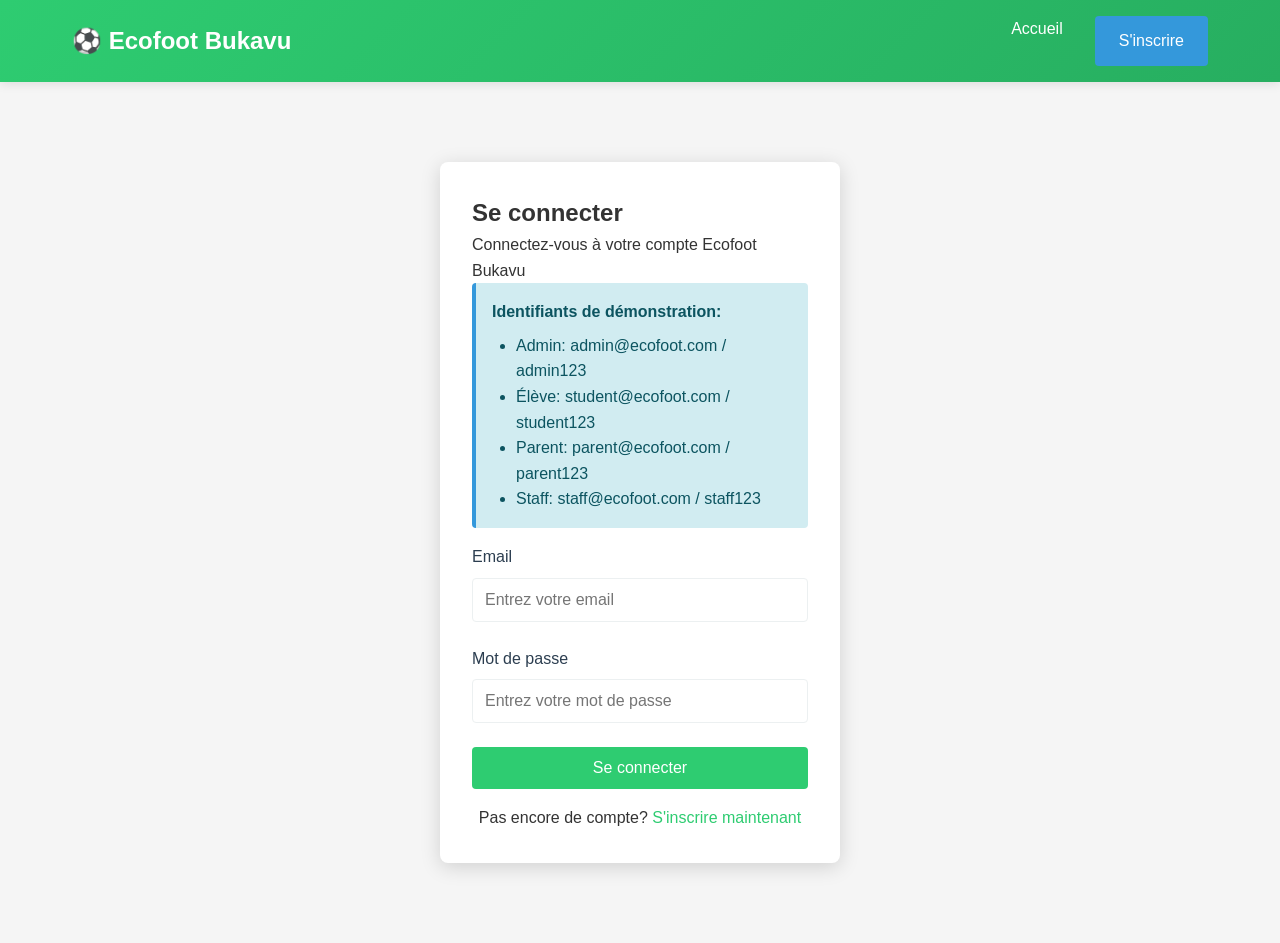
<file: payment.html>
<!DOCTYPE html>
<html lang="en">
<head>
    <meta charset="UTF-8">
    <meta name="viewport" content="width=device-width, initial-scale=1.0">
    <title>Payment System - Ecofoot Bukavu</title>
    <link rel="stylesheet" href="css/styles.css">
</head>
<body>
    <!-- Navigation -->
    <nav>
        <div class="navbar">
            <a href="index.html" class="navbar-brand">⚽ Ecofoot Bukavu</a>
            <ul class="nav-menu">
                <li><a href="student-dashboard.html">Dashboard</a></li>
                <li><a href="live-chat.html">Messages</a></li>
                <li><a href="player-directory.html">Directory</a></li>
                <li><a href="payment.html">Payments</a></li>
                <li><a href="#" class="logout-btn" onclick="app.logout(); window.location.href='index.html';">Logout</a></li>
            </ul>
        </div>
    </nav>

    <div class="container">
        <div id="alerts"></div>

        <!-- Header -->
        <h1 style="margin-bottom: 2rem;">Payment System</h1>

        <!-- Stats -->
        <div class="row">
            <div class="stat-box">
                <div class="stat-label">Total Payments</div>
                <div class="stat-number" id="statsTotalPayments">0</div>
            </div>
            <div class="stat-box">
                <div class="stat-label">Completed</div>
                <div class="stat-number" id="statsCompletedPayments">0</div>
            </div>
            <div class="stat-box">
                <div class="stat-label">Pending</div>
                <div class="stat-number" id="statsPendingPayments">0</div>
            </div>
            <div class="stat-box">
                <div class="stat-label">Total Paid</div>
                <div class="stat-number" id="statsTotalPaid">$0</div>
            </div>
        </div>

        <!-- Tabs -->
        <div class="tabs">
            <button class="tab-button active" onclick="switchTab('overview')">Overview</button>
            <button class="tab-button" onclick="switchTab('history')">Payment History</button>
            <button class="tab-button" onclick="switchTab('new')">Make Payment</button>
            <button class="tab-button" onclick="switchTab('invoices')">Invoices</button>
        </div>

        <!-- Overview Tab -->
        <div id="overview-content" class="tab-content active">
            <div class="row">
                <div class="card">
                    <div class="card-header">Payment Summary</div>
                    <div class="card-body">
                        <div style="margin-bottom: 2rem;">
                            <h4>Payment Status Breakdown</h4>
                            <div style="margin-bottom: 1.5rem;">
                                <div style="display: flex; justify-content: space-between; margin-bottom: 0.5rem;">
                                    <span>Completed Payments</span>
                                    <strong id="completedPercent">0%</strong>
                                </div>
                                <div style="background: #e0e0e0; height: 20px; border-radius: 4px; overflow: hidden;">
                                    <div id="completedBar" style="background: var(--success); height: 100%; width: 0%;"></div>
                                </div>
                            </div>
                            <div>
                                <div style="display: flex; justify-content: space-between; margin-bottom: 0.5rem;">
                                    <span>Pending Payments</span>
                                    <strong id="pendingPercent">0%</strong>
                                </div>
                                <div style="background: #e0e0e0; height: 20px; border-radius: 4px; overflow: hidden;">
                                    <div id="pendingBar" style="background: var(--warning); height: 100%; width: 0%;"></div>
                                </div>
                            </div>
                        </div>
                    </div>
                </div>

                <div class="card">
                    <div class="card-header">Quick Actions</div>
                    <div class="card-body">
                        <button class="btn btn-primary btn-block" onclick="switchTab('new')" style="margin-bottom: 1rem;">
                            💳 Make a Payment
                        </button>
                        <button class="btn btn-secondary btn-block" onclick="switchTab('history')" style="margin-bottom: 1rem;">
                            📊 View History
                        </button>
                        <button class="btn btn-secondary btn-block">
                            📥 Download Receipt
                        </button>
                    </div>
                </div>
            </div>

            <!-- Recent Transactions -->
            <div class="card" style="margin-top: 2rem;">
                <div class="card-header">Recent Transactions</div>
                <div class="card-body">
                    <table class="table">
                        <thead>
                            <tr>
                                <th>Date</th>
                                <th>Description</th>
                                <th>Amount</th>
                                <th>Status</th>
                            </tr>
                        </thead>
                        <tbody id="recentTransactions">
                            <tr>
                                <td colspan="4" style="text-align: center; color: #666; padding: 2rem;">
                                    No recent transactions
                                </td>
                            </tr>
                        </tbody>
                    </table>
                </div>
            </div>
        </div>

        <!-- Payment History Tab -->
        <div id="history-content" class="tab-content">
            <div class="card">
                <div class="card-header">Payment History</div>
                <div class="card-body">
                    <div style="margin-bottom: 2rem;">
                        <div class="form-row">
                            <div class="form-group">
                                <label for="filterStatus">Status</label>
                                <select id="filterStatus" onchange="filterPayments()">
                                    <option value="">All</option>
                                    <option value="completed">Completed</option>
                                    <option value="pending">Pending</option>
                                </select>
                            </div>
                            <div class="form-group">
                                <label for="filterDate">Date Range</label>
                                <select id="filterDate" onchange="filterPayments()">
                                    <option value="">All Time</option>
                                    <option value="30">Last 30 Days</option>
                                    <option value="90">Last 90 Days</option>
                                    <option value="365">Last Year</option>
                                </select>
                            </div>
                        </div>
                    </div>

                    <div style="overflow-x: auto;">
                        <table class="table">
                            <thead>
                                <tr>
                                    <th>Date</th>
                                    <th>Transaction ID</th>
                                    <th>Description</th>
                                    <th>Amount</th>
                                    <th>Status</th>
                                    <th>Action</th>
                                </tr>
                            </thead>
                            <tbody id="paymentHistoryList">
                                <tr>
                                    <td colspan="6" style="text-align: center; color: #666; padding: 2rem;">
                                        No payment history
                                    </td>
                                </tr>
                            </tbody>
                        </table>
                    </div>
                </div>
            </div>
        </div>

        <!-- Make Payment Tab -->
        <div id="new-content" class="tab-content">
            <div class="card" style="max-width: 600px;">
                <div class="card-header">Make a Payment</div>
                <div class="card-body">
                    <form id="paymentForm" onsubmit="handlePayment(event)">
                        <div class="form-group">
                            <label for="paymentType">Payment Type *</label>
                            <select id="paymentType" onchange="updatePaymentDescription()" required>
                                <option value="">Select payment type</option>
                                <option value="registration">Registration Fee</option>
                                <option value="monthly">Monthly Fees</option>
                                <option value="training">Training Program</option>
                                <option value="uniform">Uniform</option>
                                <option value="event">Event Registration</option>
                                <option value="other">Other</option>
                            </select>
                        </div>

                        <div class="form-group">
                            <label for="paymentDescription">Description</label>
                            <input type="text" id="paymentDescription" placeholder="Payment description">
                        </div>

                        <div class="form-group">
                            <label for="paymentAmount">Amount ($) *</label>
                            <input type="number" id="paymentAmount" placeholder="0.00" step="0.01" min="0" required>
                        </div>

                        <div class="card" style="background: #f9f9f9; margin-bottom: 2rem;">
                            <div class="card-body">
                                <h4>Payment Method</h4>
                                <div style="margin: 1rem 0;">
                                    <label style="display: flex; align-items: center; margin-bottom: 1rem;">
                                        <input type="radio" name="paymentMethod" value="card" checked>
                                        <span style="margin-left: 0.5rem;">💳 Credit/Debit Card</span>
                                    </label>
                                    <label style="display: flex; align-items: center; margin-bottom: 1rem;">
                                        <input type="radio" name="paymentMethod" value="bank">
                                        <span style="margin-left: 0.5rem;">🏦 Bank Transfer</span>
                                    </label>
                                    <label style="display: flex; align-items: center;">
                                        <input type="radio" name="paymentMethod" value="mobile">
                                        <span style="margin-left: 0.5rem;">📱 Mobile Money</span>
                                    </label>
                                </div>
                            </div>
                        </div>

                        <!-- Card Details -->
                        <div id="cardSection">
                            <div class="form-group">
                                <label for="cardName">Cardholder Name *</label>
                                <input type="text" id="cardName" placeholder="Name on card">
                            </div>
                            <div class="form-group">
                                <label for="cardNumber">Card Number *</label>
                                <input type="text" id="cardNumber" placeholder="1234 5678 9012 3456" maxlength="19">
                            </div>
                            <div class="form-row">
                                <div class="form-group">
                                    <label for="cardExpiry">Expiry Date *</label>
                                    <input type="text" id="cardExpiry" placeholder="MM/YY" maxlength="5">
                                </div>
                                <div class="form-group">
                                    <label for="cardCVV">CVV *</label>
                                    <input type="text" id="cardCVV" placeholder="123" maxlength="3">
                                </div>
                            </div>
                        </div>

                        <!-- Terms -->
                        <div class="form-group" style="margin-top: 2rem;">
                            <label style="display: flex; align-items: flex-start;">
                                <input type="checkbox" required>
                                <span style="margin-left: 0.5rem; font-size: 0.875rem;">
                                    I agree to the terms and conditions and understand the payment will be processed immediately.
                                </span>
                            </label>
                        </div>

                        <button type="submit" class="btn btn-primary btn-block">Process Payment</button>
                    </form>
                </div>
            </div>
        </div>

        <!-- Invoices Tab -->
        <div id="invoices-content" class="tab-content">
            <div class="card">
                <div class="card-header">Invoices</div>
                <div class="card-body">
                    <table class="table">
                        <thead>
                            <tr>
                                <th>Invoice #</th>
                                <th>Date</th>
                                <th>Description</th>
                                <th>Amount</th>
                                <th>Status</th>
                                <th>Action</th>
                            </tr>
                        </thead>
                        <tbody id="invoicesList">
                            <tr>
                                <td colspan="6" style="text-align: center; color: #666; padding: 2rem;">
                                    No invoices available
                                </td>
                            </tr>
                        </tbody>
                    </table>
                </div>
            </div>
        </div>
    </div>

    <!-- Success Modal -->
    <div id="successModal" class="modal">
        <div class="modal-content" style="max-width: 400px; text-align: center;">
            <div class="modal-header">
                <h3>Payment Successful ✓</h3>
            </div>
            <div class="modal-body">
                <div style="font-size: 3rem; margin: 2rem 0;">✅</div>
                <p style="margin-bottom: 1rem;">Your payment has been processed successfully!</p>
                <div id="successDetails" style="background: #f5f5f5; padding: 1rem; border-radius: 4px; text-align: left; margin-bottom: 1rem;">
                    <p><strong>Amount:</strong> <span id="successAmount">$0.00</span></p>
                    <p><strong>Transaction ID:</strong> <span id="successTxnId">-</span></p>
                    <p><strong>Date & Time:</strong> <span id="successDateTime">-</span></p>
                </div>
            </div>
            <div class="modal-footer">
                <button class="btn btn-primary" onclick="closeModal('successModal'); window.location.reload();">Done</button>
            </div>
        </div>
    </div>

    <script src="js/app.js"></script>
    <script>
        let allPayments = [];

        document.addEventListener('DOMContentLoaded', function() {
            if (!app.currentUser) {
                window.location.href = 'login.html';
                return;
            }

            loadPayments();
            setupPaymentMethodListeners();
        });

        function loadPayments() {
            if (app.currentUser.role === 'admin') {
                allPayments = app.getPayments();
            } else {
                allPayments = app.getPayments(app.currentUser.id);
            }

            updateStats();
            renderRecentTransactions();
            renderPaymentHistory();
            renderInvoices();
        }

        function updateStats() {
            const totalPayments = allPayments.length;
            const completed = allPayments.filter(p => p.status === 'completed').length;
            const pending = allPayments.filter(p => p.status === 'pending').length;
            const totalPaid = allPayments.filter(p => p.status === 'completed').reduce((sum, p) => sum + p.amount, 0);

            document.getElementById('statsTotalPayments').textContent = totalPayments;
            document.getElementById('statsCompletedPayments').textContent = completed;
            document.getElementById('statsPendingPayments').textContent = pending;
            document.getElementById('statsTotalPaid').textContent = `$${totalPaid.toFixed(2)}`;

            // Update progress bars
            if (totalPayments > 0) {
                const completedPercent = (completed / totalPayments) * 100;
                const pendingPercent = (pending / totalPayments) * 100;

                document.getElementById('completedBar').style.width = completedPercent + '%';
                document.getElementById('pendingBar').style.width = pendingPercent + '%';
                document.getElementById('completedPercent').textContent = Math.round(completedPercent) + '%';
                document.getElementById('pendingPercent').textContent = Math.round(pendingPercent) + '%';
            }
        }

        function renderRecentTransactions() {
            const recent = allPayments.slice(-5).reverse();
            const tbody = document.getElementById('recentTransactions');

            if (recent.length === 0) {
                tbody.innerHTML = '<tr><td colspan="4" style="text-align: center; color: #666; padding: 2rem;">No recent transactions</td></tr>';
                return;
            }

            tbody.innerHTML = recent.map(p => `
                <tr>
                    <td>${app.formatDate(p.date)}</td>
                    <td>${p.description}</td>
                    <td>$${p.amount.toFixed(2)}</td>
                    <td>
                        <span class="badge badge-${p.status === 'completed' ? 'success' : 'warning'}">
                            ${p.status.charAt(0).toUpperCase() + p.status.slice(1)}
                        </span>
                    </td>
                </tr>
            `).join('');
        }

        function renderPaymentHistory() {
            const tbody = document.getElementById('paymentHistoryList');

            if (allPayments.length === 0) {
                tbody.innerHTML = '<tr><td colspan="6" style="text-align: center; color: #666; padding: 2rem;">No payment history</td></tr>';
                return;
            }

            tbody.innerHTML = allPayments.slice().reverse().map(p => `
                <tr>
                    <td>${app.formatDate(p.date)}</td>
                    <td><code style="background: #f5f5f5; padding: 0.25rem 0.5rem; border-radius: 3px; font-size: 0.75rem;">${p.transactionId}</code></td>
                    <td>${p.description}</td>
                    <td>$${p.amount.toFixed(2)}</td>
                    <td>
                        <span class="badge badge-${p.status === 'completed' ? 'success' : 'warning'}">
                            ${p.status.charAt(0).toUpperCase() + p.status.slice(1)}
                        </span>
                    </td>
                    <td>
                        <button class="btn btn-secondary btn-sm" onclick="downloadReceipt(${p.id})">Receipt</button>
                    </td>
                </tr>
            `).join('');
        }

        function renderInvoices() {
            const invoices = allPayments.filter(p => p.status === 'pending');
            const tbody = document.getElementById('invoicesList');

            if (invoices.length === 0) {
                tbody.innerHTML = '<tr><td colspan="6" style="text-align: center; color: #666; padding: 2rem;">No invoices available</td></tr>';
                return;
            }

            tbody.innerHTML = invoices.map((p, idx) => `
                <tr>
                    <td>INV-${String(idx + 1).padStart(4, '0')}</td>
                    <td>${app.formatDate(p.date)}</td>
                    <td>${p.description}</td>
                    <td>$${p.amount.toFixed(2)}</td>
                    <td><span class="badge badge-warning">Pending</span></td>
                    <td>
                        <button class="btn btn-primary btn-sm" onclick="switchTab('new')">Pay Now</button>
                    </td>
                </tr>
            `).join('');
        }

        function updatePaymentDescription() {
            const type = document.getElementById('paymentType').value;
            const descriptions = {
                'registration': 'Registration Fee - Ecofoot Bukavu Sports Platform',
                'monthly': 'Monthly Membership Fee',
                'training': 'Training Program Fee',
                'uniform': 'Team Uniform and Equipment',
                'event': 'Event Registration Fee'
            };
            document.getElementById('paymentDescription').value = descriptions[type] || '';
        }

        function setupPaymentMethodListeners() {
            document.querySelectorAll('input[name="paymentMethod"]').forEach(radio => {
                radio.addEventListener('change', function() {
                    const cardSection = document.getElementById('cardSection');
                    if (this.value === 'card') {
                        cardSection.style.display = 'block';
                    } else {
                        cardSection.style.display = 'none';
                    }
                });
            });
        }

        function handlePayment(event) {
            event.preventDefault();

            const paymentData = {
                userId: app.currentUser.id,
                type: document.getElementById('paymentType').value,
                description: document.getElementById('paymentDescription').value,
                amount: parseFloat(document.getElementById('paymentAmount').value),
                method: document.querySelector('input[name="paymentMethod"]:checked').value
            };

            if (paymentData.amount <= 0) {
                app.showAlert('Please enter a valid amount', 'danger');
                return;
            }

            const result = processPayment(paymentData);

            if (result.success) {
                // Show success modal
                document.getElementById('successAmount').textContent = `$${paymentData.amount.toFixed(2)}`;
                document.getElementById('successTxnId').textContent = result.payment.transactionId;
                document.getElementById('successDateTime').textContent = app.formatDate(result.payment.date) + ' ' + app.formatTime(result.payment.date);
                openModal('successModal');

                document.getElementById('paymentForm').reset();
                loadPayments();
            }
        }

        function filterPayments() {
            const status = document.getElementById('filterStatus').value;
            const dateRange = parseInt(document.getElementById('filterDate').value) || null;

            let filtered = allPayments;

            if (status) {
                filtered = filtered.filter(p => p.status === status);
            }

            if (dateRange) {
                const cutoffDate = new Date();
                cutoffDate.setDate(cutoffDate.getDate() - dateRange);
                filtered = filtered.filter(p => new Date(p.date) >= cutoffDate);
            }

            const tbody = document.getElementById('paymentHistoryList');
            if (filtered.length === 0) {
                tbody.innerHTML = '<tr><td colspan="6" style="text-align: center; color: #666; padding: 2rem;">No payments found</td></tr>';
                return;
            }

            tbody.innerHTML = filtered.slice().reverse().map(p => `
                <tr>
                    <td>${app.formatDate(p.date)}</td>
                    <td><code style="background: #f5f5f5; padding: 0.25rem 0.5rem; border-radius: 3px; font-size: 0.75rem;">${p.transactionId}</code></td>
                    <td>${p.description}</td>
                    <td>$${p.amount.toFixed(2)}</td>
                    <td>
                        <span class="badge badge-${p.status === 'completed' ? 'success' : 'warning'}">
                            ${p.status.charAt(0).toUpperCase() + p.status.slice(1)}
                        </span>
                    </td>
                    <td>
                        <button class="btn btn-secondary btn-sm" onclick="downloadReceipt(${p.id})">Receipt</button>
                    </td>
                </tr>
            `).join('');
        }

        function downloadReceipt(paymentId) {
            const payment = allPayments.find(p => p.id === paymentId);
            if (payment) {
                const receipt = `
ECOFOOT BUKAVU SPORTS MANAGEMENT
================================

PAYMENT RECEIPT
Transaction ID: ${payment.transactionId}
Date: ${app.formatDate(payment.date)}
Time: ${app.formatTime(payment.date)}

Description: ${payment.description}
Amount: $${payment.amount.toFixed(2)}
Status: ${payment.status.toUpperCase()}
Payment Method: ${payment.method}

User: ${app.currentUser.fullName}
Email: ${app.currentUser.email}

Thank you for your payment!
`;
                
                const blob = new Blob([receipt], { type: 'text/plain' });
                const url = window.URL.createObjectURL(blob);
                const a = document.createElement('a');
                a.href = url;
                a.download = `receipt-${payment.transactionId}.txt`;
                a.click();
                window.URL.revokeObjectURL(url);
                
                app.showAlert('Receipt downloaded successfully!', 'success');
            }
        }
    </script>
</body>
</html>
</file>
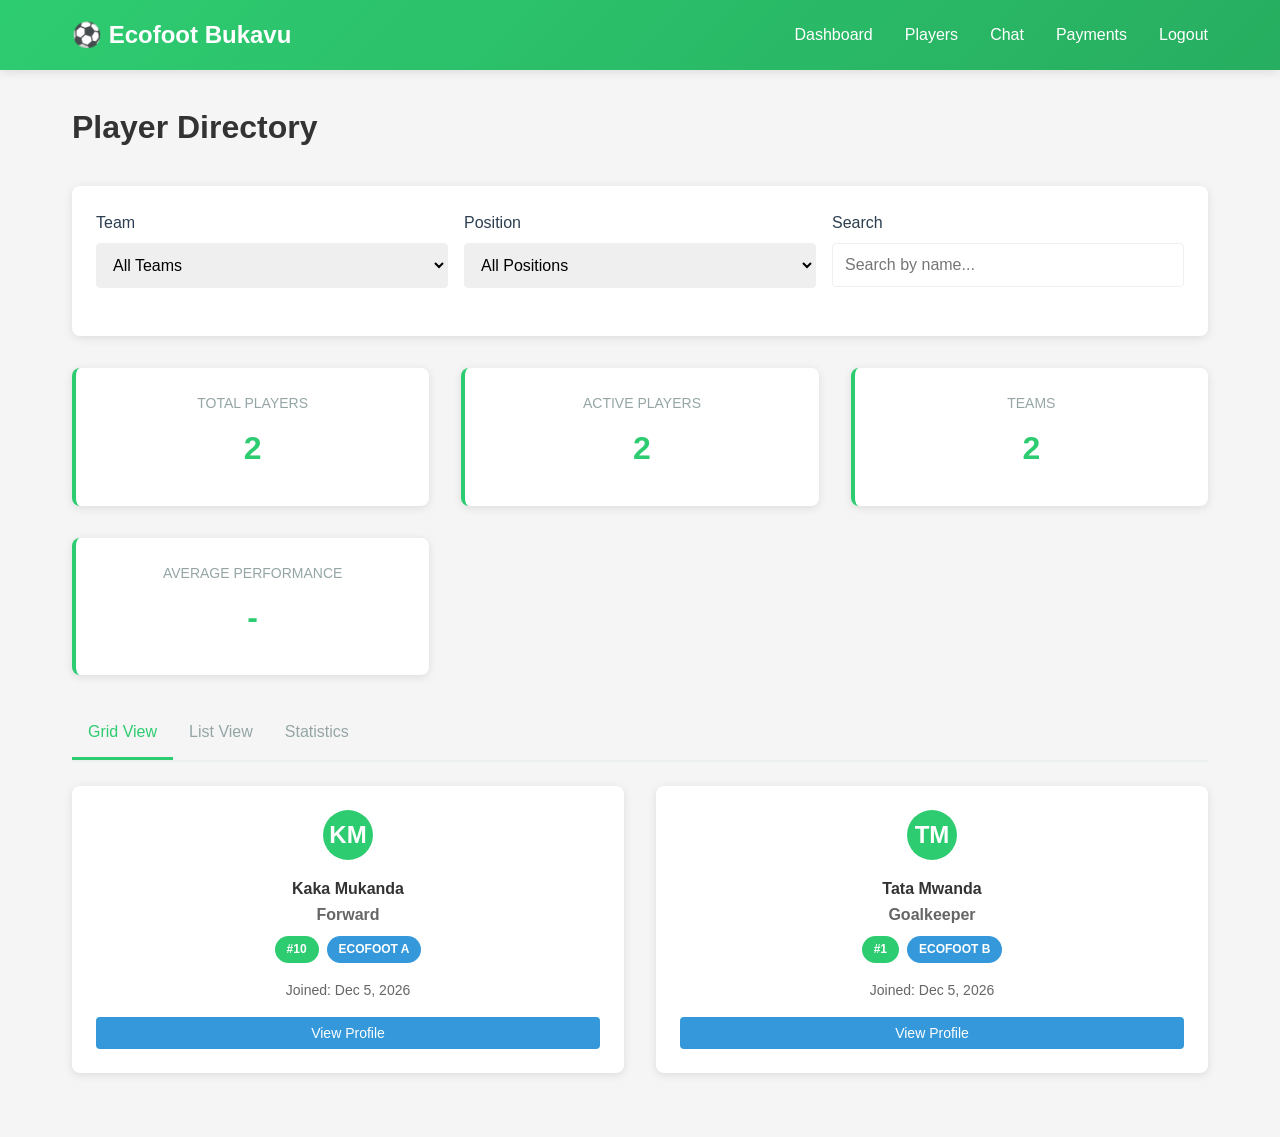
<file: player-directory.html>
<!DOCTYPE html>
<html lang="en">
<head>
    <meta charset="UTF-8">
    <meta name="viewport" content="width=device-width, initial-scale=1.0">
    <title>Player Directory - Ecofoot Bukavu</title>
    <link rel="stylesheet" href="css/styles.css">
</head>
<body>
    <!-- Navigation -->
    <nav>
        <div class="navbar">
            <a href="index.html" class="navbar-brand">⚽ Ecofoot Bukavu</a>
            <ul class="nav-menu">
                <li><a href="student-dashboard.html">Dashboard</a></li>
                <li><a href="player-directory.html">Players</a></li>
                <li><a href="live-chat.html">Chat</a></li>
                <li><a href="payment.html">Payments</a></li>
                <li><a href="#" class="logout-btn" onclick="app.logout(); window.location.href='index.html';">Logout</a></li>
            </ul>
        </div>
    </nav>

    <div class="container">
        <div id="alerts"></div>

        <!-- Header -->
        <div style="display: flex; justify-content: space-between; align-items: center; margin-bottom: 2rem;">
            <h1>Player Directory</h1>
            <button class="btn btn-primary" id="addPlayerBtn" style="display: none;" onclick="openModal('addPlayerModal')">+ Add Player</button>
        </div>

        <!-- Filters -->
        <div class="card" style="margin-bottom: 2rem;">
            <div class="card-body">
                <div class="form-row">
                    <div class="form-group">
                        <label for="filterTeam">Team</label>
                        <select id="filterTeam" onchange="filterPlayers()">
                            <option value="">All Teams</option>
                            <option value="Ecofoot A">Ecofoot A</option>
                            <option value="Ecofoot B">Ecofoot B</option>
                            <option value="Youth Team">Youth Team</option>
                        </select>
                    </div>
                    <div class="form-group">
                        <label for="filterPosition">Position</label>
                        <select id="filterPosition" onchange="filterPlayers()">
                            <option value="">All Positions</option>
                            <option value="Forward">Forward</option>
                            <option value="Midfielder">Midfielder</option>
                            <option value="Defender">Defender</option>
                            <option value="Goalkeeper">Goalkeeper</option>
                        </select>
                    </div>
                    <div class="form-group">
                        <label for="searchPlayer">Search</label>
                        <input type="text" id="searchPlayer" placeholder="Search by name..." onkeyup="filterPlayers()">
                    </div>
                </div>
            </div>
        </div>

        <!-- Stats -->
        <div class="row">
            <div class="stat-box">
                <div class="stat-label">Total Players</div>
                <div class="stat-number" id="statsTotalPlayers">0</div>
            </div>
            <div class="stat-box">
                <div class="stat-label">Active Players</div>
                <div class="stat-number" id="statsActivePlayers">0</div>
            </div>
            <div class="stat-box">
                <div class="stat-label">Teams</div>
                <div class="stat-number" id="statsTeams">0</div>
            </div>
            <div class="stat-box">
                <div class="stat-label">Average Performance</div>
                <div class="stat-number" id="statsAvgPerf">-</div>
            </div>
        </div>

        <!-- Tabs -->
        <div class="tabs">
            <button class="tab-button active" onclick="switchTab('grid')">Grid View</button>
            <button class="tab-button" onclick="switchTab('list')">List View</button>
            <button class="tab-button" onclick="switchTab('statistics')">Statistics</button>
        </div>

        <!-- Grid View -->
        <div id="grid-content" class="tab-content active">
            <div class="row" id="playersGrid">
                <div style="grid-column: 1/-1; text-align: center; color: #666; padding: 2rem;">
                    No players found
                </div>
            </div>
        </div>

        <!-- List View -->
        <div id="list-content" class="tab-content">
            <div class="card">
                <div class="card-header">Player List</div>
                <div class="card-body">
                    <div style="overflow-x: auto;">
                        <table class="table">
                            <thead>
                                <tr>
                                    <th>Name</th>
                                    <th>Position</th>
                                    <th>Team</th>
                                    <th>Number</th>
                                    <th>Joined Date</th>
                                    <th>Status</th>
                                    <th>Actions</th>
                                </tr>
                            </thead>
                            <tbody id="playersList">
                                <tr>
                                    <td colspan="7" style="text-align: center; color: #666; padding: 2rem;">
                                        No players found
                                    </td>
                                </tr>
                            </tbody>
                        </table>
                    </div>
                </div>
            </div>
        </div>

        <!-- Statistics Tab -->
        <div id="statistics-content" class="tab-content">
            <div class="row">
                <div class="card">
                    <div class="card-header">Players by Position</div>
                    <div class="card-body" id="statsByPosition">
                        <p style="text-align: center; color: #666;">No data</p>
                    </div>
                </div>
                <div class="card">
                    <div class="card-header">Players by Team</div>
                    <div class="card-body" id="statsByTeam">
                        <p style="text-align: center; color: #666;">No data</p>
                    </div>
                </div>
            </div>
        </div>
    </div>

    <!-- Add Player Modal -->
    <div id="addPlayerModal" class="modal">
        <div class="modal-content">
            <div class="modal-header">
                <h3>Add Player</h3>
                <button class="close-btn" onclick="closeModal('addPlayerModal')">×</button>
            </div>
            <form id="addPlayerForm" onsubmit="handleAddPlayer(event)">
                <div class="modal-body">
                    <div class="form-row">
                        <div class="form-group">
                            <label for="playerFirstName">First Name *</label>
                            <input type="text" id="playerFirstName" placeholder="First name" required>
                        </div>
                        <div class="form-group">
                            <label for="playerLastName">Last Name *</label>
                            <input type="text" id="playerLastName" placeholder="Last name" required>
                        </div>
                    </div>
                    <div class="form-row">
                        <div class="form-group">
                            <label for="playerPosition">Position *</label>
                            <select id="playerPosition" required>
                                <option value="">Select position</option>
                                <option value="Forward">Forward</option>
                                <option value="Midfielder">Midfielder</option>
                                <option value="Defender">Defender</option>
                                <option value="Goalkeeper">Goalkeeper</option>
                            </select>
                        </div>
                        <div class="form-group">
                            <label for="playerNumber">Jersey Number *</label>
                            <input type="number" id="playerNumber" min="1" max="99" placeholder="Jersey number" required>
                        </div>
                    </div>
                    <div class="form-row">
                        <div class="form-group">
                            <label for="playerTeam">Team *</label>
                            <select id="playerTeam" required>
                                <option value="">Select team</option>
                                <option value="Ecofoot A">Ecofoot A</option>
                                <option value="Ecofoot B">Ecofoot B</option>
                                <option value="Youth Team">Youth Team</option>
                            </select>
                        </div>
                        <div class="form-group">
                            <label for="playerHeight">Height (cm)</label>
                            <input type="number" id="playerHeight" placeholder="Height in cm">
                        </div>
                    </div>
                    <div class="form-group">
                        <label for="playerDOB">Date of Birth</label>
                        <input type="date" id="playerDOB">
                    </div>
                </div>
                <div class="modal-footer">
                    <button type="button" class="btn" onclick="closeModal('addPlayerModal')">Cancel</button>
                    <button type="submit" class="btn btn-primary">Add Player</button>
                </div>
            </form>
        </div>
    </div>

    <!-- Player Details Modal -->
    <div id="playerDetailsModal" class="modal">
        <div class="modal-content">
            <div class="modal-header">
                <h3 id="playerDetailsName">Player Details</h3>
                <button class="close-btn" onclick="closeModal('playerDetailsModal')">×</button>
            </div>
            <div class="modal-body" id="playerDetailsContent">
                Loading...
            </div>
        </div>
    </div>

    <script src="js/app.js"></script>
    <script>
        let playersData = [];

        document.addEventListener('DOMContentLoaded', function() {
            if (app.currentUser) {
                if (app.currentUser.role === 'admin' || app.currentUser.role === 'staff') {
                    document.getElementById('addPlayerBtn').style.display = 'inline-block';
                }
            }
            loadPlayers();
            updateStats();
        });

        function loadPlayers() {
            playersData = app.getPlayers();
            renderPlayersGrid();
            renderPlayersList();
            loadStatistics();
        }

        function renderPlayersGrid() {
            const playersGrid = document.getElementById('playersGrid');
            if (playersData.length === 0) {
                playersGrid.innerHTML = '<div style="grid-column: 1/-1; text-align: center; color: #666; padding: 2rem;">No players found</div>';
                return;
            }

            playersGrid.innerHTML = playersData.map(player => {
                const initials = (player.firstName[0] + player.lastName[0]).toUpperCase();
                return `
                    <div class="card">
                        <div class="card-body" style="text-align: center;">
                            <div class="avatar" style="margin: 0 auto 1rem; font-size: 1.5rem;">${initials}</div>
                            <h4>${player.firstName} ${player.lastName}</h4>
                            <p style="color: #666; margin-bottom: 0.5rem;">
                                <strong>${player.position}</strong>
                            </p>
                            <div style="display: flex; justify-content: center; gap: 0.5rem; margin-bottom: 1rem;">
                                <span class="badge badge-primary">#${player.number}</span>
                                <span class="badge badge-secondary">${player.team}</span>
                            </div>
                            <p style="font-size: 0.875rem; color: #666; margin-bottom: 1rem;">
                                Joined: ${app.formatDate(player.joinDate)}
                            </p>
                            <button class="btn btn-secondary btn-sm btn-block" onclick="viewPlayerDetails(${player.id})">View Profile</button>
                        </div>
                    </div>
                `;
            }).join('');
        }

        function renderPlayersList() {
            const playersList = document.getElementById('playersList');
            if (playersData.length === 0) {
                playersList.innerHTML = '<tr><td colspan="7" style="text-align: center; color: #666; padding: 2rem;">No players found</td></tr>';
                return;
            }

            playersList.innerHTML = playersData.map(player => `
                <tr>
                    <td><strong>${player.firstName} ${player.lastName}</strong></td>
                    <td>${player.position}</td>
                    <td>${player.team}</td>
                    <td>#${player.number}</td>
                    <td>${app.formatDate(player.joinDate)}</td>
                    <td><span class="badge badge-success">${player.status}</span></td>
                    <td class="table-action">
                        <button class="btn btn-secondary btn-sm" onclick="viewPlayerDetails(${player.id})">View</button>
                        <button class="btn btn-danger btn-sm" onclick="deletePlayer(${player.id})">Delete</button>
                    </td>
                </tr>
            `).join('');
        }

        function loadStatistics() {
            // Stats by Position
            const positions = {};
            playersData.forEach(p => {
                positions[p.position] = (positions[p.position] || 0) + 1;
            });

            const statsByPosition = document.getElementById('statsByPosition');
            if (Object.keys(positions).length === 0) {
                statsByPosition.innerHTML = '<p style="text-align: center; color: #666;">No data</p>';
            } else {
                statsByPosition.innerHTML = Object.entries(positions).map(([pos, count]) => `
                    <div style="margin-bottom: 1rem;">
                        <div style="display: flex; justify-content: space-between; margin-bottom: 0.5rem;">
                            <strong>${pos}</strong>
                            <span>${count}</span>
                        </div>
                        <div style="background: #e0e0e0; height: 20px; border-radius: 4px; overflow: hidden;">
                            <div style="background: var(--primary); height: 100%; width: ${(count / playersData.length * 100)}%;"></div>
                        </div>
                    </div>
                `).join('');
            }

            // Stats by Team
            const teams = {};
            playersData.forEach(p => {
                teams[p.team] = (teams[p.team] || 0) + 1;
            });

            const statsByTeam = document.getElementById('statsByTeam');
            if (Object.keys(teams).length === 0) {
                statsByTeam.innerHTML = '<p style="text-align: center; color: #666;">No data</p>';
            } else {
                statsByTeam.innerHTML = Object.entries(teams).map(([team, count]) => `
                    <div style="margin-bottom: 1rem;">
                        <div style="display: flex; justify-content: space-between; margin-bottom: 0.5rem;">
                            <strong>${team}</strong>
                            <span>${count}</span>
                        </div>
                        <div style="background: #e0e0e0; height: 20px; border-radius: 4px; overflow: hidden;">
                            <div style="background: var(--secondary); height: 100%; width: ${(count / playersData.length * 100)}%;"></div>
                        </div>
                    </div>
                `).join('');
            }
        }

        function updateStats() {
            document.getElementById('statsTotalPlayers').textContent = playersData.length;
            document.getElementById('statsActivePlayers').textContent = playersData.filter(p => p.status === 'active').length;
            const teams = [...new Set(playersData.map(p => p.team))];
            document.getElementById('statsTeams').textContent = teams.length;
        }

        function filterPlayers() {
            const search = document.getElementById('searchPlayer').value.toLowerCase();
            const team = document.getElementById('filterTeam').value;
            const position = document.getElementById('filterPosition').value;

            const filtered = playersData.filter(player => {
                const matchesSearch = !search || 
                    player.firstName.toLowerCase().includes(search) || 
                    player.lastName.toLowerCase().includes(search);
                const matchesTeam = !team || player.team === team;
                const matchesPosition = !position || player.position === position;
                return matchesSearch && matchesTeam && matchesPosition;
            });

            const playersGrid = document.getElementById('playersGrid');
            if (filtered.length === 0) {
                playersGrid.innerHTML = '<div style="grid-column: 1/-1; text-align: center; color: #666; padding: 2rem;">No players found</div>';
            } else {
                playersGrid.innerHTML = filtered.map(player => {
                    const initials = (player.firstName[0] + player.lastName[0]).toUpperCase();
                    return `
                        <div class="card">
                            <div class="card-body" style="text-align: center;">
                                <div class="avatar" style="margin: 0 auto 1rem; font-size: 1.5rem;">${initials}</div>
                                <h4>${player.firstName} ${player.lastName}</h4>
                                <p style="color: #666;"><strong>${player.position}</strong></p>
                                <div style="display: flex; justify-content: center; gap: 0.5rem; margin-bottom: 1rem;">
                                    <span class="badge badge-primary">#${player.number}</span>
                                    <span class="badge badge-secondary">${player.team}</span>
                                </div>
                                <button class="btn btn-secondary btn-sm btn-block" onclick="viewPlayerDetails(${player.id})">View Profile</button>
                            </div>
                        </div>
                    `;
                }).join('');
            }

            const playersList = document.getElementById('playersList');
            if (filtered.length === 0) {
                playersList.innerHTML = '<tr><td colspan="7" style="text-align: center; color: #666; padding: 2rem;">No players found</td></tr>';
            } else {
                playersList.innerHTML = filtered.map(player => `
                    <tr>
                        <td><strong>${player.firstName} ${player.lastName}</strong></td>
                        <td>${player.position}</td>
                        <td>${player.team}</td>
                        <td>#${player.number}</td>
                        <td>${app.formatDate(player.joinDate)}</td>
                        <td><span class="badge badge-success">${player.status}</span></td>
                        <td class="table-action">
                            <button class="btn btn-secondary btn-sm" onclick="viewPlayerDetails(${player.id})">View</button>
                            <button class="btn btn-danger btn-sm" onclick="deletePlayer(${player.id})">Delete</button>
                        </td>
                    </tr>
                `).join('');
            }
        }

        function handleAddPlayer(event) {
            event.preventDefault();
            const playerData = {
                firstName: document.getElementById('playerFirstName').value,
                lastName: document.getElementById('playerLastName').value,
                position: document.getElementById('playerPosition').value,
                number: parseInt(document.getElementById('playerNumber').value),
                team: document.getElementById('playerTeam').value,
                height: document.getElementById('playerHeight').value,
                dob: document.getElementById('playerDOB').value
            };

            const result = app.addPlayer(playerData);
            if (result.success) {
                app.showAlert('Player added successfully!', 'success');
                closeModal('addPlayerModal');
                document.getElementById('addPlayerForm').reset();
                loadPlayers();
                updateStats();
            }
        }

        function viewPlayerDetails(playerId) {
            const player = playersData.find(p => p.id === playerId);
            if (player) {
                document.getElementById('playerDetailsName').textContent = `${player.firstName} ${player.lastName}`;
                const stats = {
                    score: Math.floor(Math.random() * 40 + 60),
                    matches: Math.floor(Math.random() * 20 + 10),
                    goals: Math.floor(Math.random() * 15),
                    assists: Math.floor(Math.random() * 10)
                };
                
                document.getElementById('playerDetailsContent').innerHTML = `
                    <div style="text-align: center; margin-bottom: 2rem;">
                        <div class="avatar avatar-lg" style="margin: 0 auto; font-size: 2rem;">
                            ${(player.firstName[0] + player.lastName[0]).toUpperCase()}
                        </div>
                    </div>
                    <div class="profile-details">
                        <div class="profile-detail">
                            <div class="profile-detail-label">Position</div>
                            <div class="profile-detail-value">${player.position}</div>
                        </div>
                        <div class="profile-detail">
                            <div class="profile-detail-label">Jersey Number</div>
                            <div class="profile-detail-value">#${player.number}</div>
                        </div>
                        <div class="profile-detail">
                            <div class="profile-detail-label">Team</div>
                            <div class="profile-detail-value">${player.team}</div>
                        </div>
                        <div class="profile-detail">
                            <div class="profile-detail-label">Joined Date</div>
                            <div class="profile-detail-value">${app.formatDate(player.joinDate)}</div>
                        </div>
                        <div class="profile-detail">
                            <div class="profile-detail-label">Status</div>
                            <div class="profile-detail-value"><span class="badge badge-success">${player.status}</span></div>
                        </div>
                    </div>
                    <div style="margin-top: 2rem; padding-top: 2rem; border-top: 1px solid #e0e0e0;">
                        <h4>Performance Statistics</h4>
                        <div style="display: grid; grid-template-columns: 1fr 1fr; gap: 1rem; margin-top: 1rem;">
                            <div style="text-align: center;">
                                <div style="font-size: 2rem; font-weight: bold; color: var(--primary);">${stats.score}</div>
                                <p style="color: #666; font-size: 0.875rem;">Overall Score</p>
                            </div>
                            <div style="text-align: center;">
                                <div style="font-size: 2rem; font-weight: bold; color: var(--secondary);">${stats.matches}</div>
                                <p style="color: #666; font-size: 0.875rem;">Matches</p>
                            </div>
                            <div style="text-align: center;">
                                <div style="font-size: 2rem; font-weight: bold; color: var(--success);">${stats.goals}</div>
                                <p style="color: #666; font-size: 0.875rem;">Goals</p>
                            </div>
                            <div style="text-align: center;">
                                <div style="font-size: 2rem; font-weight: bold; color: var(--warning);">${stats.assists}</div>
                                <p style="color: #666; font-size: 0.875rem;">Assists</p>
                            </div>
                        </div>
                    </div>
                `;
                openModal('playerDetailsModal');
            }
        }

        function deletePlayer(playerId) {
            if (confirm('Are you sure you want to delete this player?')) {
                app.deletePlayer(playerId);
                app.showAlert('Player deleted successfully!', 'success');
                loadPlayers();
                updateStats();
            }
        }
    </script>
</body>
</html>
</file>
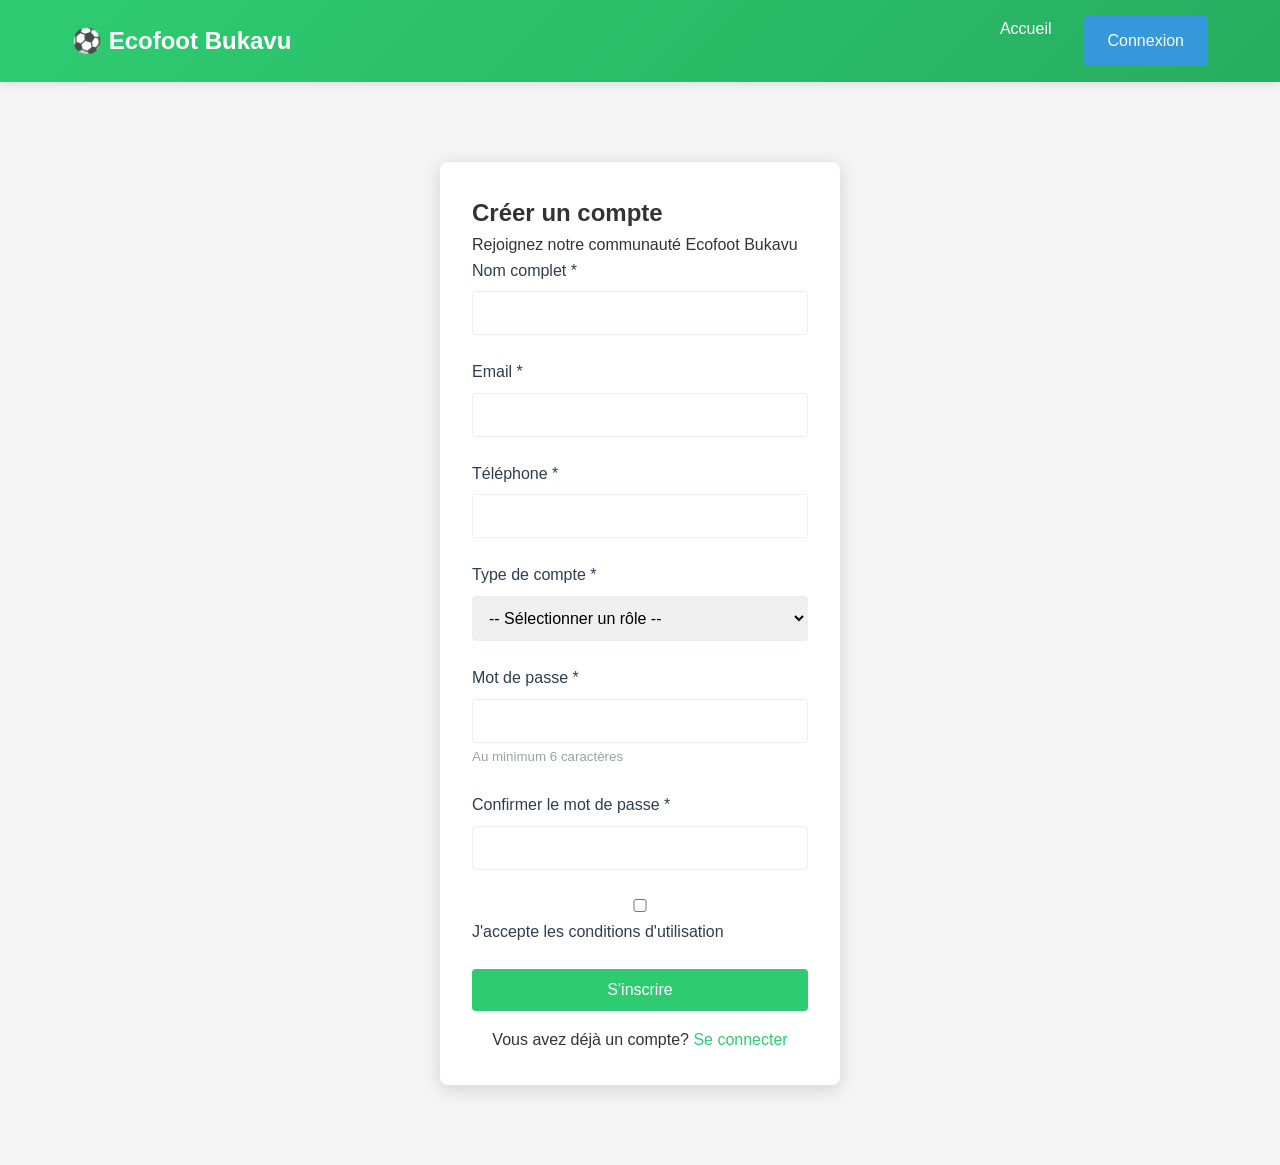
<file: registration.html>
<!DOCTYPE html>
<html lang="fr">
<head>
    <meta charset="UTF-8">
    <meta name="viewport" content="width=device-width, initial-scale=1.0">
    <title>Inscription - Ecofoot Bukavu</title>
    <link rel="stylesheet" href="css/styles.css">
</head>
<body>
    <!-- Navigation -->
    <nav>
        <div class="navbar">
            <a href="index.html" class="navbar-brand">⚽ Ecofoot Bukavu</a>
            <ul class="nav-menu">
                <li><a href="index.html">Accueil</a></li>
                <li><a href="login.html" class="btn btn-secondary">Connexion</a></li>
            </ul>
        </div>
    </nav>

    <!-- Main Content -->
    <div class="auth-container">
        <div class="auth-card">
            <h2>Créer un compte</h2>
            <p>Rejoignez notre communauté Ecofoot Bukavu</p>

            <div id="alertContainer"></div>

            <form id="registrationForm">
                <!-- Basic Info -->
                <div class="form-group">
                    <label for="fullName">Nom complet *</label>
                    <input type="text" id="fullName" name="fullName" required>
                </div>

                <div class="form-group">
                    <label for="email">Email *</label>
                    <input type="email" id="email" name="email" required>
                </div>

                <div class="form-group">
                    <label for="phone">Téléphone *</label>
                    <input type="tel" id="phone" name="phone" required>
                </div>

                <!-- Role Selection -->
                <div class="form-group">
                    <label for="role">Type de compte *</label>
                    <select id="role" name="role" required onchange="updateRoleFields()">
                        <option value="">-- Sélectionner un rôle --</option>
                        <option value="student">Élève/Joueur</option>
                        <option value="parent">Parent</option>
                        <option value="staff">Staff Technique</option>
                        <option value="admin">Administrateur</option>
                    </select>
                </div>

                <!-- Student Specific Fields -->
                <div id="studentFields" class="hidden">
                    <div class="form-group">
                        <label for="studentClass">Classe/Catégorie *</label>
                        <input type="text" id="studentClass" name="studentClass">
                    </div>
                    <div class="form-group">
                        <label for="position">Poste préféré *</label>
                        <select id="position" name="position">
                            <option value="">-- Sélectionner un poste --</option>
                            <option value="goalkeeper">Gardien</option>
                            <option value="defender">Défenseur</option>
                            <option value="midfielder">Milieu</option>
                            <option value="forward">Attaquant</option>
                        </select>
                    </div>
                </div>

                <!-- Parent Specific Fields -->
                <div id="parentFields" class="hidden">
                    <div class="form-group">
                        <label for="childName">Nom de l'enfant *</label>
                        <input type="text" id="childName" name="childName">
                    </div>
                    <div class="form-group">
                        <label for="relationship">Relation *</label>
                        <select id="relationship" name="relationship">
                            <option value="">-- Sélectionner la relation --</option>
                            <option value="père">Père</option>
                            <option value="mère">Mère</option>
                            <option value="tuteur">Tuteur/Tutrice</option>
                            <option value="autre">Autre</option>
                        </select>
                    </div>
                </div>

                <!-- Staff Specific Fields -->
                <div id="staffFields" class="hidden">
                    <div class="form-group">
                        <label for="department">Département *</label>
                        <select id="department" name="department">
                            <option value="">-- Sélectionner un département --</option>
                            <option value="coaching">Coaching</option>
                            <option value="medical">Médical</option>
                            <option value="logistics">Logistique</option>
                            <option value="administration">Administration</option>
                        </select>
                    </div>
                    <div class="form-group">
                        <label for="experience">Années d'expérience *</label>
                        <input type="number" id="experience" name="experience" min="0">
                    </div>
                </div>

                <!-- Password -->
                <div class="form-group">
                    <label for="password">Mot de passe *</label>
                    <input type="password" id="password" name="password" required minlength="6">
                    <small style="color: var(--gray);">Au minimum 6 caractères</small>
                </div>

                <div class="form-group">
                    <label for="confirmPassword">Confirmer le mot de passe *</label>
                    <input type="password" id="confirmPassword" name="confirmPassword" required>
                </div>

                <!-- Terms -->
                <div class="form-group">
                    <input type="checkbox" id="terms" name="terms" required>
                    <label for="terms" style="display: inline;">J'accepte les conditions d'utilisation</label>
                </div>

                <button type="submit" class="btn btn-primary btn-block">S'inscrire</button>
            </form>

            <div class="auth-link">
                Vous avez déjà un compte? <a href="login.html">Se connecter</a>
            </div>
        </div>
    </div>

    <script src="js/app.js"></script>
    <script>
        function updateRoleFields() {
            const role = document.getElementById('role').value;
            document.getElementById('studentFields').classList.toggle('hidden', role !== 'student');
            document.getElementById('parentFields').classList.toggle('hidden', role !== 'parent');
            document.getElementById('staffFields').classList.toggle('hidden', role !== 'staff');
        }

        document.getElementById('registrationForm').addEventListener('submit', function(e) {
            e.preventDefault();

            const password = document.getElementById('password').value;
            const confirmPassword = document.getElementById('confirmPassword').value;

            if (password !== confirmPassword) {
                showAlert('Les mots de passe ne correspondent pas!', 'danger');
                return;
            }

            const userData = {
                fullName: document.getElementById('fullName').value,
                email: document.getElementById('email').value,
                phone: document.getElementById('phone').value,
                role: document.getElementById('role').value,
                password: password
            };

            if (userData.role === 'student') {
                userData.studentClass = document.getElementById('studentClass').value;
                userData.position = document.getElementById('position').value;
            } else if (userData.role === 'parent') {
                userData.childName = document.getElementById('childName').value;
                userData.relationship = document.getElementById('relationship').value;
            } else if (userData.role === 'staff') {
                userData.department = document.getElementById('department').value;
                userData.experience = document.getElementById('experience').value;
            }

            const result = app.register(userData);

            if (result.success) {
                showAlert('Inscription réussie! Redirection vers la connexion...', 'success');
                setTimeout(() => {
                    window.location.href = 'login.html';
                }, 2000);
            } else {
                showAlert(result.message, 'danger');
            }
        });

        function showAlert(message, type = 'info') {
            const alertContainer = document.getElementById('alertContainer');
            const alertDiv = document.createElement('div');
            alertDiv.className = `alert alert-${type}`;
            alertDiv.textContent = message;
            alertContainer.innerHTML = '';
            alertContainer.appendChild(alertDiv);
        }
    </script>
</body>
</html>
</file>
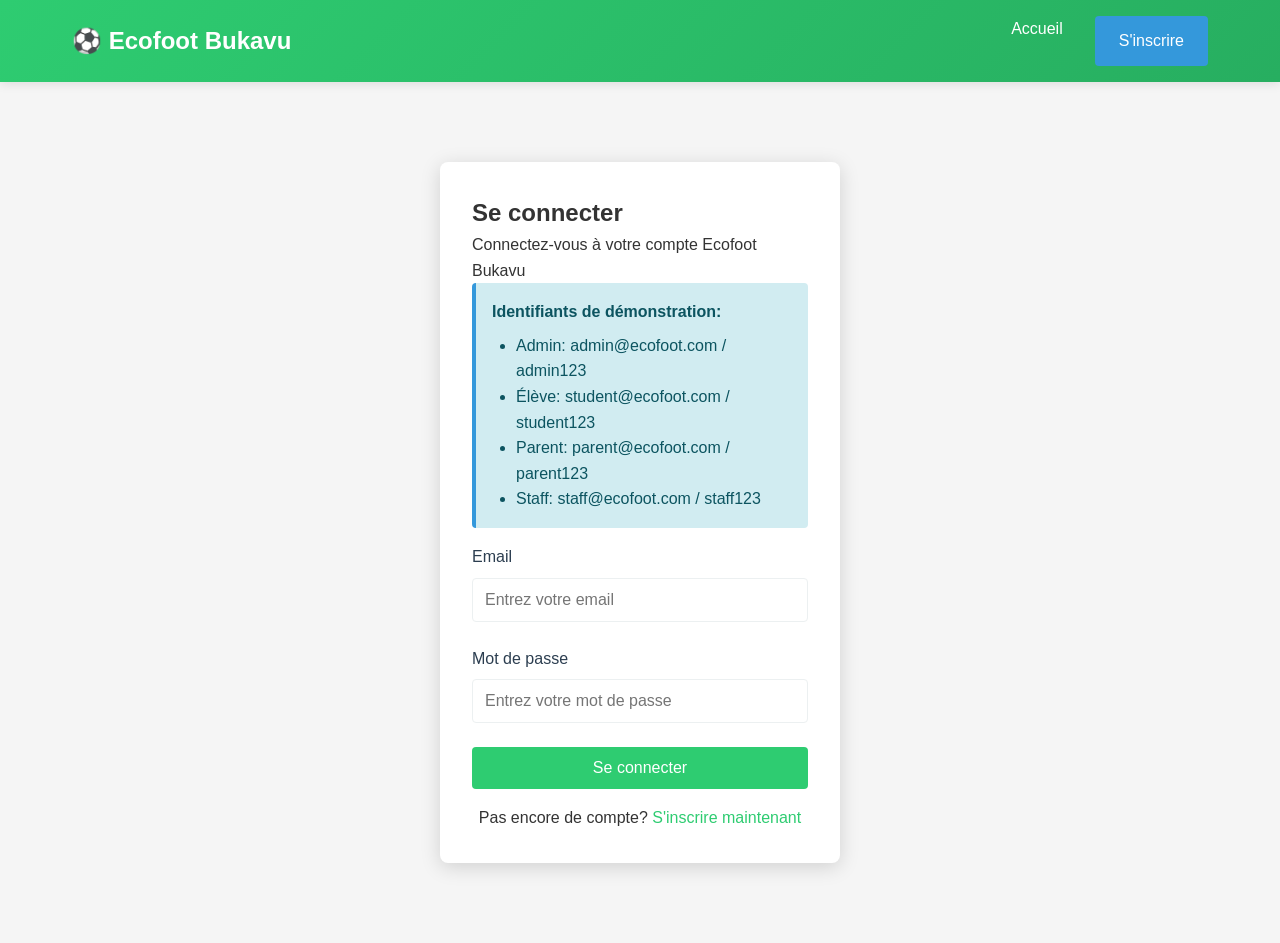
<file: staff-management.html>
<!DOCTYPE html>
<html lang="en">
<head>
    <meta charset="UTF-8">
    <meta name="viewport" content="width=device-width, initial-scale=1.0">
    <title>Staff Management - Ecofoot Bukavu</title>
    <link rel="stylesheet" href="css/styles.css">
</head>
<body>
    <!-- Navigation -->
    <nav>
        <div class="navbar">
            <a href="index.html" class="navbar-brand">⚽ Ecofoot Bukavu</a>
            <ul class="nav-menu">
                <li><a href="admin-dashboard.html">Dashboard</a></li>
                <li><a href="staff-management.html">Staff</a></li>
                <li><a href="player-directory.html">Players</a></li>
                <li><a href="live-chat.html">Messages</a></li>
                <li><a href="#" class="logout-btn" onclick="app.logout(); window.location.href='index.html';">Logout</a></li>
            </ul>
        </div>
    </nav>

    <div class="container">
        <div id="alerts"></div>

        <!-- Header -->
        <div style="display: flex; justify-content: space-between; align-items: center; margin-bottom: 2rem;">
            <h1>Staff Management</h1>
            <button class="btn btn-primary" onclick="openModal('addStaffModal')">+ Add Staff Member</button>
        </div>

        <!-- Filters -->
        <div class="card" style="margin-bottom: 2rem;">
            <div class="card-body">
                <div class="form-row">
                    <div class="form-group">
                        <label for="filterDepartment">Department</label>
                        <select id="filterDepartment" onchange="filterStaff()">
                            <option value="">All Departments</option>
                            <option value="Administration">Administration</option>
                            <option value="Coaching">Coaching</option>
                            <option value="Medical">Medical</option>
                            <option value="Training">Training</option>
                            <option value="Operations">Operations</option>
                        </select>
                    </div>
                    <div class="form-group">
                        <label for="filterStatus">Status</label>
                        <select id="filterStatus" onchange="filterStaff()">
                            <option value="">All Statuses</option>
                            <option value="active">Active</option>
                            <option value="inactive">Inactive</option>
                        </select>
                    </div>
                    <div class="form-group">
                        <label for="searchStaff">Search</label>
                        <input type="text" id="searchStaff" placeholder="Search by name or email..." onkeyup="filterStaff()">
                    </div>
                </div>
            </div>
        </div>

        <!-- Stats -->
        <div class="row">
            <div class="stat-box">
                <div class="stat-label">Total Staff</div>
                <div class="stat-number" id="statsTotalStaff">0</div>
            </div>
            <div class="stat-box">
                <div class="stat-label">Active Staff</div>
                <div class="stat-number" id="statsActiveStaff">0</div>
            </div>
            <div class="stat-box">
                <div class="stat-label">Departments</div>
                <div class="stat-number" id="statsDepartments">0</div>
            </div>
        </div>

        <!-- Tabs -->
        <div class="tabs">
            <button class="tab-button active" onclick="switchTab('list')">Staff List</button>
            <button class="tab-button" onclick="switchTab('departments')">Departments</button>
            <button class="tab-button" onclick="switchTab('performance')">Performance</button>
        </div>

        <!-- Staff List Tab -->
        <div id="list-content" class="tab-content active">
            <div class="card">
                <div class="card-header">All Staff Members</div>
                <div class="card-body">
                    <div style="overflow-x: auto;">
                        <table class="table">
                            <thead>
                                <tr>
                                    <th>Name</th>
                                    <th>Email</th>
                                    <th>Department</th>
                                    <th>Phone</th>
                                    <th>Status</th>
                                    <th>Actions</th>
                                </tr>
                            </thead>
                            <tbody id="staffList">
                                <tr>
                                    <td colspan="6" style="text-align: center; color: #666; padding: 2rem;">
                                        No staff members found
                                    </td>
                                </tr>
                            </tbody>
                        </table>
                    </div>
                </div>
            </div>
        </div>

        <!-- Departments Tab -->
        <div id="departments-content" class="tab-content">
            <div class="row" id="departmentsList">
                <div style="grid-column: 1/-1; text-align: center; color: #666; padding: 2rem;">
                    Loading departments...
                </div>
            </div>
        </div>

        <!-- Performance Tab -->
        <div id="performance-content" class="tab-content">
            <div class="card">
                <div class="card-header">Staff Performance</div>
                <div class="card-body">
                    <div style="overflow-x: auto;">
                        <table class="table">
                            <thead>
                                <tr>
                                    <th>Staff Member</th>
                                    <th>Department</th>
                                    <th>Performance Score</th>
                                    <th>Projects</th>
                                    <th>Attendance</th>
                                </tr>
                            </thead>
                            <tbody id="performanceList">
                                <tr>
                                    <td colspan="5" style="text-align: center; color: #666; padding: 2rem;">
                                        No performance data available
                                    </td>
                                </tr>
                            </tbody>
                        </table>
                    </div>
                </div>
            </div>
        </div>
    </div>

    <!-- Add Staff Modal -->
    <div id="addStaffModal" class="modal">
        <div class="modal-content">
            <div class="modal-header">
                <h3>Add Staff Member</h3>
                <button class="close-btn" onclick="closeModal('addStaffModal')">×</button>
            </div>
            <form id="addStaffForm" onsubmit="handleAddStaff(event)">
                <div class="modal-body">
                    <div class="form-group">
                        <label for="staffName">Full Name *</label>
                        <input type="text" id="staffName" placeholder="Enter full name" required>
                    </div>
                    <div class="form-group">
                        <label for="staffEmail">Email *</label>
                        <input type="email" id="staffEmail" placeholder="Enter email" required>
                    </div>
                    <div class="form-group">
                        <label for="staffPhone">Phone *</label>
                        <input type="tel" id="staffPhone" placeholder="Enter phone number" required>
                    </div>
                    <div class="form-group">
                        <label for="staffDepartment">Department *</label>
                        <select id="staffDepartment" required>
                            <option value="">Select department</option>
                            <option value="Administration">Administration</option>
                            <option value="Coaching">Coaching</option>
                            <option value="Medical">Medical</option>
                            <option value="Training">Training</option>
                            <option value="Operations">Operations</option>
                        </select>
                    </div>
                    <div class="form-group">
                        <label for="staffPosition">Position/Title *</label>
                        <input type="text" id="staffPosition" placeholder="e.g., Head Coach, Manager" required>
                    </div>
                    <div class="form-group">
                        <label for="staffPassword">Password *</label>
                        <input type="password" id="staffPassword" placeholder="Set password" required>
                    </div>
                </div>
                <div class="modal-footer">
                    <button type="button" class="btn" onclick="closeModal('addStaffModal')">Cancel</button>
                    <button type="submit" class="btn btn-primary">Add Staff Member</button>
                </div>
            </form>
        </div>
    </div>

    <!-- Edit Staff Modal -->
    <div id="editStaffModal" class="modal">
        <div class="modal-content">
            <div class="modal-header">
                <h3>Edit Staff Member</h3>
                <button class="close-btn" onclick="closeModal('editStaffModal')">×</button>
            </div>
            <form id="editStaffForm" onsubmit="handleEditStaff(event)">
                <div class="modal-body">
                    <input type="hidden" id="editStaffId">
                    <div class="form-group">
                        <label for="editStaffName">Full Name</label>
                        <input type="text" id="editStaffName" required>
                    </div>
                    <div class="form-group">
                        <label for="editStaffEmail">Email</label>
                        <input type="email" id="editStaffEmail" required>
                    </div>
                    <div class="form-group">
                        <label for="editStaffPhone">Phone</label>
                        <input type="tel" id="editStaffPhone" required>
                    </div>
                    <div class="form-group">
                        <label for="editStaffDepartment">Department</label>
                        <select id="editStaffDepartment" required>
                            <option value="Administration">Administration</option>
                            <option value="Coaching">Coaching</option>
                            <option value="Medical">Medical</option>
                            <option value="Training">Training</option>
                            <option value="Operations">Operations</option>
                        </select>
                    </div>
                    <div class="form-group">
                        <label for="editStaffStatus">Status</label>
                        <select id="editStaffStatus">
                            <option value="active">Active</option>
                            <option value="inactive">Inactive</option>
                        </select>
                    </div>
                </div>
                <div class="modal-footer">
                    <button type="button" class="btn" onclick="closeModal('editStaffModal')">Cancel</button>
                    <button type="submit" class="btn btn-primary">Save Changes</button>
                </div>
            </form>
        </div>
    </div>

    <script src="js/app.js"></script>
    <script>
        let staffData = [];

        document.addEventListener('DOMContentLoaded', function() {
            if (!app.currentUser || app.currentUser.role !== 'admin' && app.currentUser.role !== 'staff') {
                window.location.href = 'login.html';
                return;
            }

            loadStaff();
            updateStats();
        });

        function loadStaff() {
            staffData = app.getStaff();
            renderStaffList();
            loadDepartments();
            loadPerformance();
        }

        function renderStaffList() {
            const staffList = document.getElementById('staffList');
            if (staffData.length === 0) {
                staffList.innerHTML = '<tr><td colspan="6" style="text-align: center; color: #666; padding: 2rem;">No staff members found</td></tr>';
                return;
            }

            staffList.innerHTML = staffData.map(staff => `
                <tr>
                    <td><strong>${staff.fullName}</strong></td>
                    <td>${staff.email}</td>
                    <td><span class="badge badge-primary">${staff.department}</span></td>
                    <td>${staff.phone}</td>
                    <td><span class="badge badge-${staff.active ? 'success' : 'danger'}">${staff.active ? 'Active' : 'Inactive'}</span></td>
                    <td class="table-action">
                        <button class="btn btn-secondary btn-sm" onclick="editStaff(${staff.id})">Edit</button>
                        <button class="btn btn-danger btn-sm" onclick="deleteStaff(${staff.id})">Delete</button>
                    </td>
                </tr>
            `).join('');
        }

        function loadDepartments() {
            const departments = [...new Set(staffData.map(s => s.department))];
            const departmentsList = document.getElementById('departmentsList');
            
            departmentsList.innerHTML = departments.map(dept => {
                const count = staffData.filter(s => s.department === dept).length;
                return `
                    <div class="card">
                        <div class="card-body">
                            <h4>${dept}</h4>
                            <p style="font-size: 2rem; color: var(--primary); font-weight: bold;">${count}</p>
                            <p style="color: #666;">Staff Members</p>
                        </div>
                    </div>
                `;
            }).join('');

            if (departments.length === 0) {
                departmentsList.innerHTML = '<div style="grid-column: 1/-1; text-align: center; color: #666; padding: 2rem;">No departments yet</div>';
            }
        }

        function loadPerformance() {
            const performanceList = document.getElementById('performanceList');
            if (staffData.length === 0) {
                performanceList.innerHTML = '<tr><td colspan="5" style="text-align: center; color: #666; padding: 2rem;">No performance data available</td></tr>';
                return;
            }

            performanceList.innerHTML = staffData.map(staff => `
                <tr>
                    <td><strong>${staff.fullName}</strong></td>
                    <td>${staff.department}</td>
                    <td>
                        <div style="background: #e0e0e0; height: 20px; border-radius: 4px; overflow: hidden; width: 100px;">
                            <div style="background: var(--primary); height: 100%; width: ${Math.random() * 100}%;"></div>
                        </div>
                    </td>
                    <td>${Math.floor(Math.random() * 10)}</td>
                    <td>${Math.floor(90 + Math.random() * 10)}%</td>
                </tr>
            `).join('');
        }

        function updateStats() {
            document.getElementById('statsTotalStaff').textContent = staffData.length;
            document.getElementById('statsActiveStaff').textContent = staffData.filter(s => s.active).length;
            const departments = [...new Set(staffData.map(s => s.department))];
            document.getElementById('statsDepartments').textContent = departments.length;
        }

        function filterStaff() {
            const search = document.getElementById('searchStaff').value.toLowerCase();
            const department = document.getElementById('filterDepartment').value;
            const status = document.getElementById('filterStatus').value;

            const filtered = staffData.filter(staff => {
                const matchesSearch = !search || staff.fullName.toLowerCase().includes(search) || staff.email.toLowerCase().includes(search);
                const matchesDept = !department || staff.department === department;
                const matchesStatus = !status || (status === 'active' ? staff.active : !staff.active);
                return matchesSearch && matchesDept && matchesStatus;
            });

            const staffList = document.getElementById('staffList');
            if (filtered.length === 0) {
                staffList.innerHTML = '<tr><td colspan="6" style="text-align: center; color: #666; padding: 2rem;">No staff members found</td></tr>';
                return;
            }

            staffList.innerHTML = filtered.map(staff => `
                <tr>
                    <td><strong>${staff.fullName}</strong></td>
                    <td>${staff.email}</td>
                    <td><span class="badge badge-primary">${staff.department}</span></td>
                    <td>${staff.phone}</td>
                    <td><span class="badge badge-${staff.active ? 'success' : 'danger'}">${staff.active ? 'Active' : 'Inactive'}</span></td>
                    <td class="table-action">
                        <button class="btn btn-secondary btn-sm" onclick="editStaff(${staff.id})">Edit</button>
                        <button class="btn btn-danger btn-sm" onclick="deleteStaff(${staff.id})">Delete</button>
                    </td>
                </tr>
            `).join('');
        }

        function handleAddStaff(event) {
            event.preventDefault();
            const staffData = {
                fullName: document.getElementById('staffName').value,
                email: document.getElementById('staffEmail').value,
                phone: document.getElementById('staffPhone').value,
                department: document.getElementById('staffDepartment').value,
                position: document.getElementById('staffPosition').value,
                password: document.getElementById('staffPassword').value,
                role: 'staff'
            };

            const result = app.addStaff(staffData);
            if (result.success) {
                app.showAlert('Staff member added successfully!', 'success');
                closeModal('addStaffModal');
                document.getElementById('addStaffForm').reset();
                loadStaff();
                updateStats();
            }
        }

        function editStaff(staffId) {
            const staff = staffData.find(s => s.id === staffId);
            if (staff) {
                document.getElementById('editStaffId').value = staff.id;
                document.getElementById('editStaffName').value = staff.fullName;
                document.getElementById('editStaffEmail').value = staff.email;
                document.getElementById('editStaffPhone').value = staff.phone;
                document.getElementById('editStaffDepartment').value = staff.department;
                document.getElementById('editStaffStatus').value = staff.active ? 'active' : 'inactive';
                openModal('editStaffModal');
            }
        }

        function handleEditStaff(event) {
            event.preventDefault();
            const staffId = parseInt(document.getElementById('editStaffId').value);
            const updates = {
                fullName: document.getElementById('editStaffName').value,
                email: document.getElementById('editStaffEmail').value,
                phone: document.getElementById('editStaffPhone').value,
                department: document.getElementById('editStaffDepartment').value,
                active: document.getElementById('editStaffStatus').value === 'active'
            };

            app.updateStaff(staffId, updates);
            app.showAlert('Staff member updated successfully!', 'success');
            closeModal('editStaffModal');
            loadStaff();
        }

        function deleteStaff(staffId) {
            if (confirm('Are you sure you want to delete this staff member?')) {
                app.deleteUser(staffId);
                app.showAlert('Staff member deleted successfully!', 'success');
                loadStaff();
                updateStats();
            }
        }
    </script>
</body>
</html>
</file>
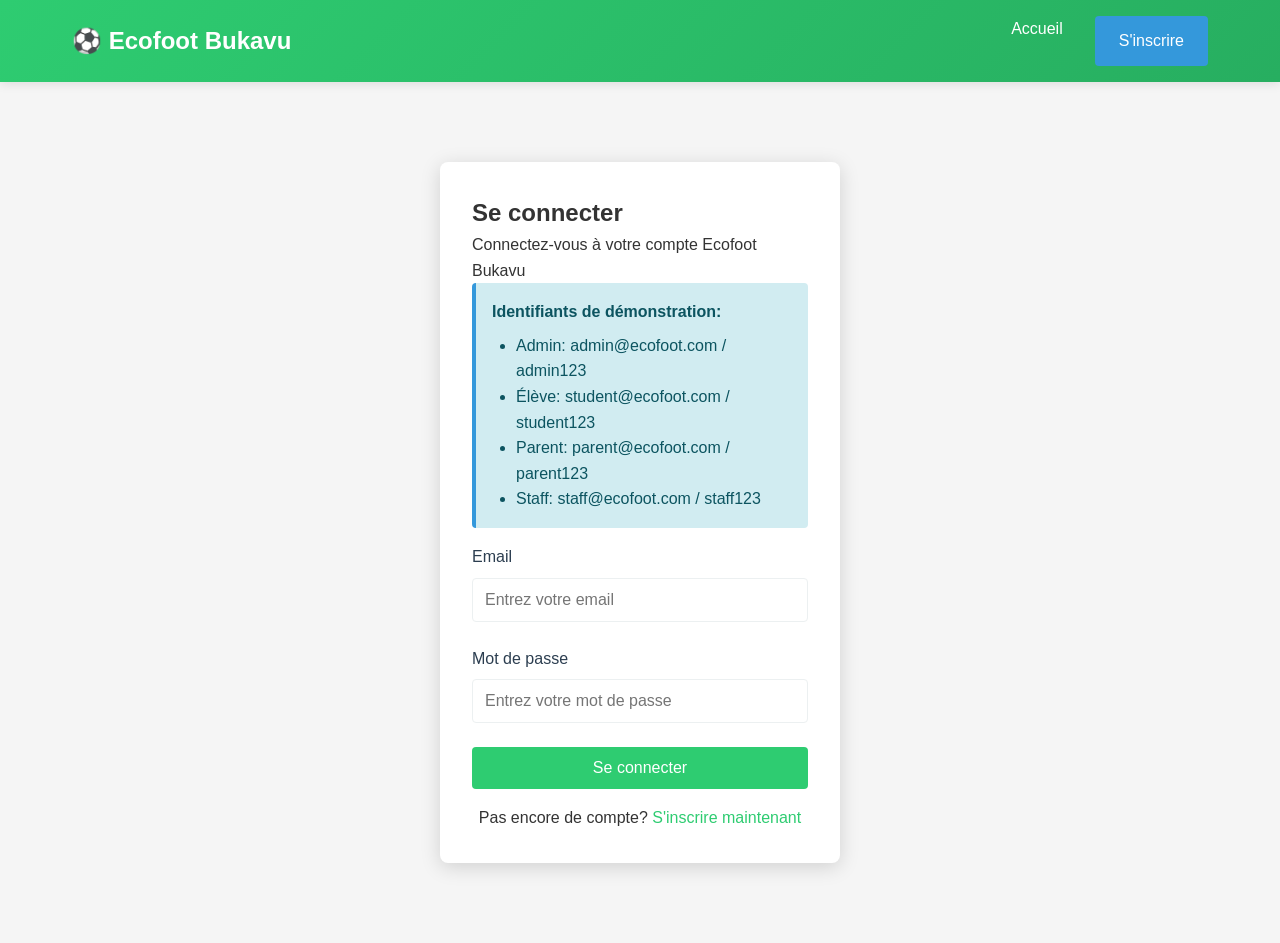
<file: student-dashboard.html>
<!DOCTYPE html>
<html lang="en">
<head>
    <meta charset="UTF-8">
    <meta name="viewport" content="width=device-width, initial-scale=1.0">
    <title>Student Dashboard - Ecofoot Bukavu</title>
    <link rel="stylesheet" href="css/styles.css">
</head>
<body>
    <!-- Navigation -->
    <nav>
        <div class="navbar">
            <a href="index.html" class="navbar-brand">⚽ Ecofoot Bukavu</a>
            <ul class="nav-menu">
                <li><a href="student-dashboard.html">Dashboard</a></li>
                <li><a href="live-chat.html">Messages</a></li>
                <li><a href="player-directory.html">Players</a></li>
                <li><a href="payment.html">Payments</a></li>
                <li><a href="#" class="logout-btn" onclick="app.logout(); window.location.href='index.html';">Logout</a></li>
            </ul>
        </div>
    </nav>

    <div class="container">
        <div id="alerts"></div>

        <!-- Header -->
        <div style="display: flex; justify-content: space-between; align-items: center; margin-bottom: 2rem;">
            <h1>Student Dashboard</h1>
            <div class="profile-card" style="width: 300px; padding: 1rem;">
                <div class="avatar" style="margin: 0 auto;"></div>
                <div class="profile-name" id="studentName">Loading...</div>
                <div class="profile-role">Student</div>
                <div class="profile-detail">
                    <div class="profile-detail-label">Email</div>
                    <div class="profile-detail-value" id="studentEmail">-</div>
                </div>
            </div>
        </div>

        <!-- Stats -->
        <div class="row">
            <div class="stat-box">
                <div class="stat-label">Attendance</div>
                <div class="stat-number" id="statsAttendance">95%</div>
            </div>
            <div class="stat-box">
                <div class="stat-label">Performance Score</div>
                <div class="stat-number" id="statsPerformance">8.5/10</div>
            </div>
            <div class="stat-box">
                <div class="stat-label">Pending Payments</div>
                <div class="stat-number" id="statsPending">1</div>
            </div>
            <div class="stat-box">
                <div class="stat-label">Messages</div>
                <div class="stat-number" id="statsMessages">3</div>
            </div>
        </div>

        <!-- Tabs -->
        <div class="tabs">
            <button class="tab-button active" onclick="switchTab('overview')">Overview</button>
            <button class="tab-button" onclick="switchTab('performance')">Performance</button>
            <button class="tab-button" onclick="switchTab('schedule')">Schedule</button>
            <button class="tab-button" onclick="switchTab('resources')">Resources</button>
        </div>

        <!-- Overview Tab -->
        <div id="overview-content" class="tab-content active">
            <div class="card">
                <div class="card-header">Personal Information</div>
                <div class="card-body">
                    <div class="form-row">
                        <div>
                            <strong>Name:</strong>
                            <p id="detailName">-</p>
                        </div>
                        <div>
                            <strong>Email:</strong>
                            <p id="detailEmail">-</p>
                        </div>
                    </div>
                    <div class="form-row">
                        <div>
                            <strong>Phone:</strong>
                            <p id="detailPhone">-</p>
                        </div>
                        <div>
                            <strong>Student ID:</strong>
                            <p id="detailStudentId">-</p>
                        </div>
                    </div>
                    <div class="form-row">
                        <div>
                            <strong>Joined Date:</strong>
                            <p id="detailJoined">-</p>
                        </div>
                        <div>
                            <strong>Status:</strong>
                            <p><span class="badge badge-success" id="detailStatus">Active</span></p>
                        </div>
                    </div>
                </div>
                <div class="card-footer">
                    <a href="#" class="btn btn-primary btn-sm" onclick="openModal('editProfileModal')">Edit Profile</a>
                </div>
            </div>

            <!-- Recent Activity -->
            <div class="card" style="margin-top: 2rem;">
                <div class="card-header">Recent Activity</div>
                <div class="card-body" id="recentActivity">
                    <p>No recent activity</p>
                </div>
            </div>
        </div>

        <!-- Performance Tab -->
        <div id="performance-content" class="tab-content">
            <div class="card">
                <div class="card-header">Performance Metrics</div>
                <div class="card-body">
                    <div style="margin-bottom: 2rem;">
                        <h4>Attendance Rate</h4>
                        <div style="background: #e0e0e0; height: 20px; border-radius: 4px; overflow: hidden;">
                            <div style="background: #2ecc71; height: 100%; width: 95%; transition: 0.3s;"></div>
                        </div>
                        <p style="margin-top: 0.5rem; color: #666;">95% Attendance</p>
                    </div>
                    <div style="margin-bottom: 2rem;">
                        <h4>Performance Score</h4>
                        <div style="background: #e0e0e0; height: 20px; border-radius: 4px; overflow: hidden;">
                            <div style="background: #3498db; height: 100%; width: 85%; transition: 0.3s;"></div>
                        </div>
                        <p style="margin-top: 0.5rem; color: #666;">8.5/10</p>
                    </div>
                    <div>
                        <h4>Skill Development</h4>
                        <div style="background: #e0e0e0; height: 20px; border-radius: 4px; overflow: hidden;">
                            <div style="background: #f39c12; height: 100%; width: 75%; transition: 0.3s;"></div>
                        </div>
                        <p style="margin-top: 0.5rem; color: #666;">7.5/10</p>
                    </div>
                </div>
            </div>
        </div>

        <!-- Schedule Tab -->
        <div id="schedule-content" class="tab-content">
            <div class="card">
                <div class="card-header">Upcoming Meetings & Events</div>
                <div class="card-body">
                    <div id="scheduleList">
                        <div style="text-align: center; color: #666; padding: 2rem;">
                            No upcoming meetings scheduled
                        </div>
                    </div>
                </div>
                <div class="card-footer">
                    <a href="#" class="btn btn-primary btn-sm" onclick="openModal('scheduleMeetingModal')">Schedule Meeting</a>
                </div>
            </div>
        </div>

        <!-- Resources Tab -->
        <div id="resources-content" class="tab-content">
            <div class="card">
                <div class="card-header">Learning Resources</div>
                <div class="card-body">
                    <ul style="list-style: none;">
                        <li style="padding: 1rem; border-bottom: 1px solid #e0e0e0;">
                            <strong>📄 Training Manual</strong>
                            <p style="color: #666; margin-top: 0.5rem;">Complete guide for beginners</p>
                        </li>
                        <li style="padding: 1rem; border-bottom: 1px solid #e0e0e0;">
                            <strong>🎥 Video Tutorials</strong>
                            <p style="color: #666; margin-top: 0.5rem;">Step-by-step video lessons</p>
                        </li>
                        <li style="padding: 1rem; border-bottom: 1px solid #e0e0e0;">
                            <strong>📋 Assignment Tracker</strong>
                            <p style="color: #666; margin-top: 0.5rem;">Monitor your progress</p>
                        </li>
                        <li style="padding: 1rem;">
                            <strong>❓ FAQ</strong>
                            <p style="color: #666; margin-top: 0.5rem;">Frequently asked questions</p>
                        </li>
                    </ul>
                </div>
            </div>
        </div>
    </div>

    <!-- Edit Profile Modal -->
    <div id="editProfileModal" class="modal">
        <div class="modal-content">
            <div class="modal-header">
                <h3>Edit Profile</h3>
                <button class="close-btn" onclick="closeModal('editProfileModal')">×</button>
            </div>
            <form id="editProfileForm">
                <div class="modal-body">
                    <div class="form-group">
                        <label for="editName">Full Name</label>
                        <input type="text" id="editName" placeholder="Full name">
                    </div>
                    <div class="form-group">
                        <label for="editEmail">Email</label>
                        <input type="email" id="editEmail" placeholder="Email">
                    </div>
                    <div class="form-group">
                        <label for="editPhone">Phone</label>
                        <input type="tel" id="editPhone" placeholder="Phone number">
                    </div>
                    <div class="form-group">
                        <label for="editAddress">Address</label>
                        <input type="text" id="editAddress" placeholder="Address">
                    </div>
                </div>
                <div class="modal-footer">
                    <button type="button" class="btn" onclick="closeModal('editProfileModal')">Cancel</button>
                    <button type="submit" class="btn btn-primary">Save Changes</button>
                </div>
            </form>
        </div>
    </div>

    <!-- Schedule Meeting Modal -->
    <div id="scheduleMeetingModal" class="modal">
        <div class="modal-content">
            <div class="modal-header">
                <h3>Schedule Meeting</h3>
                <button class="close-btn" onclick="closeModal('scheduleMeetingModal')">×</button>
            </div>
            <form id="scheduleMeetingForm" onsubmit="handleScheduleMeeting(event)">
                <div class="modal-body">
                    <div class="form-group">
                        <label for="meetingTitle">Meeting Title</label>
                        <input type="text" id="meetingTitle" placeholder="Enter meeting title" required>
                    </div>
                    <div class="form-group">
                        <label for="meetingDate">Date</label>
                        <input type="date" id="meetingDate" required>
                    </div>
                    <div class="form-group">
                        <label for="meetingTime">Time</label>
                        <input type="time" id="meetingTime" required>
                    </div>
                    <div class="form-group">
                        <label for="meetingWith">Meet With</label>
                        <input type="text" id="meetingWith" placeholder="Staff member or coordinator name">
                    </div>
                    <div class="form-group">
                        <label for="meetingDescription">Description</label>
                        <textarea id="meetingDescription" rows="3" placeholder="Meeting details"></textarea>
                    </div>
                </div>
                <div class="modal-footer">
                    <button type="button" class="btn" onclick="closeModal('scheduleMeetingModal')">Cancel</button>
                    <button type="submit" class="btn btn-primary">Schedule</button>
                </div>
            </form>
        </div>
    </div>

    <script src="js/app.js"></script>
    <script>
        // Load student data on page load
        document.addEventListener('DOMContentLoaded', function() {
            if (!app.currentUser || app.currentUser.role !== 'student') {
                window.location.href = 'login.html';
                return;
            }

            // Display student info
            const user = app.currentUser;
            document.getElementById('studentName').textContent = user.fullName;
            document.getElementById('studentEmail').textContent = user.email;
            
            document.getElementById('detailName').textContent = user.fullName;
            document.getElementById('detailEmail').textContent = user.email;
            document.getElementById('detailPhone').textContent = user.phone;
            document.getElementById('detailStudentId').textContent = user.studentId || 'STU-' + user.id;
            document.getElementById('detailJoined').textContent = app.formatDate(user.registeredDate);

            // Update avatar
            const initials = user.fullName.split(' ').map(n => n[0]).join('').toUpperCase();
            document.querySelectorAll('.avatar').forEach(avatar => {
                if (avatar.textContent === '') {
                    avatar.textContent = initials;
                }
            });

            // Load pending payments
            const userPayments = app.getPayments(user.id);
            const pendingCount = userPayments.filter(p => p.status === 'pending').length;
            document.getElementById('statsPending').textContent = pendingCount;

            // Load messages
            const conversations = app.getConversations(user.id);
            document.getElementById('statsMessages').textContent = conversations.length;
        });

        function handleScheduleMeeting(event) {
            event.preventDefault();
            const meetingData = {
                userId: app.currentUser.id,
                title: document.getElementById('meetingTitle').value,
                date: document.getElementById('meetingDate').value,
                time: document.getElementById('meetingTime').value,
                description: document.getElementById('meetingDescription').value,
                with: document.getElementById('meetingWith').value
            };

            const result = app.createMeeting(meetingData);
            if (result.success) {
                app.showAlert('Meeting scheduled successfully!', 'success');
                closeModal('scheduleMeetingModal');
                document.getElementById('scheduleMeetingForm').reset();
            }
        }

        document.getElementById('editProfileForm')?.addEventListener('submit', function(e) {
            e.preventDefault();
            const updates = {
                fullName: document.getElementById('editName').value,
                email: document.getElementById('editEmail').value,
                phone: document.getElementById('editPhone').value,
                address: document.getElementById('editAddress').value
            };
            
            app.updateUser(app.currentUser.id, updates);
            app.showAlert('Profile updated successfully!', 'success');
            closeModal('editProfileModal');
            location.reload();
        });
    </script>
</body>
</html>
</file>
<file: css/styles.css>
/* ==================== VARIABLES CSS ====================*/
* {
    margin: 0;
    padding: 0;
    box-sizing: border-box;
}

:root {
    --primary: #2ecc71;
    --primary-dark: #27ae60;
    --secondary: #3498db;
    --secondary-light: #5dade2;
    --danger: #e74c3c;
    --warning: #f39c12;
    --success: #16a085;
    --dark: #2c3e50;
    --light: #ecf0f1;
    --gray: #95a5a6;
    --gray-light: #bdc3c7;
    --text: #333;
    --shadow: 0 2px 10px rgba(0,0,0,0.1);
    --shadow-lg: 0 4px 20px rgba(0,0,0,0.15);
    --transition: all 0.3s ease;
}

html {
    scroll-behavior: smooth;
}

body {
    font-family: 'Segoe UI', Tahoma, Geneva, Verdana, sans-serif;
    background-color: #f5f5f5;
    color: var(--text);
    line-height: 1.6;
}

/* Navigation */
nav {
    background: linear-gradient(135deg, var(--primary) 0%, var(--primary-dark) 100%);
    padding: 1rem 0;
    box-shadow: var(--shadow);
    position: sticky;
    top: 0;
    z-index: 100;
}

.navbar {
    max-width: 1200px;
    margin: 0 auto;
    display: flex;
    justify-content: space-between;
    align-items: center;
    padding: 0 2rem;
}

.navbar-brand {
    font-size: 1.5rem;
    font-weight: bold;
    color: white;
    text-decoration: none;
}

.navbar-brand:hover {
    color: #ecf0f1;
}

.nav-menu {
    display: flex;
    list-style: none;
    gap: 2rem;
}

.nav-menu a {
    color: white;
    text-decoration: none;
    transition: 0.3s;
    font-weight: 500;
}

.nav-menu a:hover {
    color: #ecf0f1;
    border-bottom: 2px solid #ecf0f1;
}

.nav-logout {
    background: var(--danger);
    padding: 0.5rem 1rem;
    border: none;
    color: white;
    border-radius: 4px;
    cursor: pointer;
    transition: 0.3s;
}

.nav-logout:hover {
    background: #c0392b;
}

/* Container */
.container {
    max-width: 1200px;
    margin: 0 auto;
    padding: 2rem;
}

/* Alerts */
.alert {
    padding: 1rem;
    margin-bottom: 1rem;
    border-radius: 4px;
    border-left: 4px solid;
}

.alert-success {
    background: #d4edda;
    border-color: var(--success);
    color: #155724;
}

.alert-danger {
    background: #f8d7da;
    border-color: var(--danger);
    color: #721c24;
}

.alert-info {
    background: #d1ecf1;
    border-color: var(--secondary);
    color: #0c5460;
}

.alert-warning {
    background: #fff3cd;
    border-color: var(--warning);
    color: #856404;
}

/* Buttons */
.btn {
    padding: 0.75rem 1.5rem;
    border: none;
    border-radius: 4px;
    cursor: pointer;
    font-size: 1rem;
    font-weight: 500;
    transition: 0.3s;
    text-decoration: none;
    display: inline-block;
    text-align: center;
}

.btn-primary {
    background: var(--primary);
    color: white;
}

.btn-primary:hover {
    background: var(--primary-dark);
    transform: translateY(-2px);
    box-shadow: var(--shadow);
}

.btn-secondary {
    background: var(--secondary);
    color: white;
}

.btn-secondary:hover {
    background: #2980b9;
}

.btn-danger {
    background: var(--danger);
    color: white;
}

.btn-danger:hover {
    background: #c0392b;
}

.btn-sm {
    padding: 0.5rem 1rem;
    font-size: 0.875rem;
}

.btn-block {
    display: block;
    width: 100%;
}

/* Forms */
.form-group {
    margin-bottom: 1.5rem;
}

.form-group label {
    display: block;
    margin-bottom: 0.5rem;
    font-weight: 500;
    color: var(--dark);
}

.form-group input,
.form-group select,
.form-group textarea {
    width: 100%;
    padding: 0.75rem;
    border: 1px solid var(--light);
    border-radius: 4px;
    font-size: 1rem;
    transition: 0.3s;
    font-family: inherit;
}

.form-group input:focus,
.form-group select:focus,
.form-group textarea:focus {
    outline: none;
    border-color: var(--primary);
    box-shadow: 0 0 0 3px rgba(46, 204, 113, 0.1);
}

.form-row {
    display: grid;
    grid-template-columns: repeat(auto-fit, minmax(250px, 1fr));
    gap: 1rem;
}

/* Cards */
.card {
    background: white;
    border-radius: 8px;
    box-shadow: var(--shadow);
    overflow: hidden;
    transition: 0.3s;
}

.card:hover {
    box-shadow: var(--shadow-lg);
    transform: translateY(-5px);
}

.card-header {
    background: var(--primary);
    color: white;
    padding: 1.5rem;
    font-size: 1.25rem;
    font-weight: bold;
}

.card-body {
    padding: 1.5rem;
}

.card-footer {
    background: var(--light);
    padding: 1rem;
    border-top: 1px solid #e0e0e0;
}

/* Grid */
.row {
    display: grid;
    grid-template-columns: repeat(auto-fit, minmax(300px, 1fr));
    gap: 2rem;
    margin-bottom: 2rem;
}

.col {
    flex: 1;
}

/* Tables */
.table {
    width: 100%;
    border-collapse: collapse;
    background: white;
    border-radius: 8px;
    overflow: hidden;
    box-shadow: var(--shadow);
}

.table thead {
    background: var(--primary);
    color: white;
}

.table th,
.table td {
    padding: 1rem;
    text-align: left;
    border-bottom: 1px solid var(--light);
}

.table tbody tr:hover {
    background: #f9f9f9;
}

.table tbody tr:last-child td {
    border-bottom: none;
}

.table-action {
    display: flex;
    gap: 0.5rem;
}

/* Dashboard Stats */
.stat-box {
    background: white;
    padding: 1.5rem;
    border-radius: 8px;
    box-shadow: var(--shadow);
    text-align: center;
    border-left: 4px solid var(--primary);
}

.stat-number {
    font-size: 2rem;
    font-weight: bold;
    color: var(--primary);
    margin: 0.5rem 0;
}

.stat-label {
    color: var(--gray);
    font-size: 0.875rem;
    text-transform: uppercase;
}

/* Modals */
.modal {
    display: none;
    position: fixed;
    top: 0;
    left: 0;
    right: 0;
    bottom: 0;
    background: rgba(0,0,0,0.5);
    z-index: 1000;
    overflow-y: auto;
}

.modal.active {
    display: flex;
    justify-content: center;
    align-items: center;
}

.modal-content {
    background: white;
    border-radius: 8px;
    box-shadow: var(--shadow-lg);
    max-width: 500px;
    width: 90%;
    max-height: 90vh;
    overflow-y: auto;
}

.modal-header {
    background: var(--primary);
    color: white;
    padding: 1.5rem;
    display: flex;
    justify-content: space-between;
    align-items: center;
}

.modal-body {
    padding: 1.5rem;
}

.modal-footer {
    padding: 1rem;
    text-align: right;
    border-top: 1px solid var(--light);
    display: flex;
    gap: 1rem;
    justify-content: flex-end;
}

.close-btn {
    background: none;
    border: none;
    font-size: 1.5rem;
    cursor: pointer;
    color: white;
}

/* Chat */
.chat-container {
    display: flex;
    flex-direction: column;
    height: 500px;
    background: white;
    border-radius: 8px;
    box-shadow: var(--shadow);
    overflow: hidden;
}

.chat-messages {
    flex: 1;
    overflow-y: auto;
    padding: 1rem;
    background: #f9f9f9;
}

.message {
    margin-bottom: 1rem;
    display: flex;
    gap: 0.5rem;
}

.message.own {
    justify-content: flex-end;
}

.message-bubble {
    max-width: 70%;
    padding: 0.75rem 1rem;
    border-radius: 8px;
    background: var(--light);
}

.message.own .message-bubble {
    background: var(--primary);
    color: white;
}

.message-time {
    font-size: 0.75rem;
    color: var(--gray);
    margin-top: 0.25rem;
}

.chat-input {
    display: flex;
    gap: 0.5rem;
    padding: 1rem;
    border-top: 1px solid var(--light);
}

.chat-input input {
    flex: 1;
    padding: 0.75rem;
    border: 1px solid var(--light);
    border-radius: 4px;
}

/* Pagination */
.pagination {
    display: flex;
    gap: 0.5rem;
    margin: 2rem 0;
    justify-content: center;
}

.pagination a,
.pagination span {
    padding: 0.5rem 0.75rem;
    border: 1px solid var(--light);
    border-radius: 4px;
    cursor: pointer;
    text-decoration: none;
    color: var(--text);
    transition: 0.3s;
}

.pagination a:hover,
.pagination .active {
    background: var(--primary);
    color: white;
    border-color: var(--primary);
}

/* Loading Spinner */
.spinner {
    border: 4px solid var(--light);
    border-top: 4px solid var(--primary);
    border-radius: 50%;
    width: 40px;
    height: 40px;
    animation: spin 1s linear infinite;
    margin: 2rem auto;
}

@keyframes spin {
    0% { transform: rotate(0deg); }
    100% { transform: rotate(360deg); }
}

/* Responsive */
@media (max-width: 768px) {
    .navbar {
        flex-direction: column;
        gap: 1rem;
    }

    .nav-menu {
        flex-direction: column;
        gap: 0.5rem;
    }

    .container {
        padding: 1rem;
    }

    .row {
        grid-template-columns: 1fr;
    }

    .form-row {
        grid-template-columns: 1fr;
    }

    .table {
        font-size: 0.875rem;
    }

    .table th,
    .table td {
        padding: 0.75rem;
    }

    .modal-content {
        width: 95%;
    }

    .chat-container {
        height: 350px;
    }
}

/* Auth Page */
.auth-container {
    max-width: 400px;
    margin: 5rem auto;
}

.auth-card {
    background: white;
    padding: 2rem;
    border-radius: 8px;
    box-shadow: var(--shadow-lg);
}

.auth-card h1 {
    text-align: center;
    margin-bottom: 2rem;
    color: var(--primary);
}

.auth-link {
    text-align: center;
    margin-top: 1rem;
}

.auth-link a {
    color: var(--primary);
    text-decoration: none;
    font-weight: 500;
}

.auth-link a:hover {
    text-decoration: underline;
}

/* Sidebar */
.sidebar-layout {
    display: grid;
    grid-template-columns: 250px 1fr;
    gap: 2rem;
    margin-top: 2rem;
}

.sidebar {
    background: white;
    padding: 1.5rem;
    border-radius: 8px;
    box-shadow: var(--shadow);
    height: fit-content;
}

.sidebar-menu {
    list-style: none;
}

.sidebar-menu li {
    margin-bottom: 0.5rem;
}

.sidebar-menu a {
    display: block;
    padding: 0.75rem 1rem;
    color: var(--text);
    text-decoration: none;
    border-radius: 4px;
    transition: 0.3s;
}

.sidebar-menu a:hover,
.sidebar-menu a.active {
    background: var(--primary);
    color: white;
}

/* Tabs */
.tabs {
    display: flex;
    gap: 0;
    border-bottom: 2px solid var(--light);
    margin-bottom: 1.5rem;
}

.tab-button {
    padding: 1rem;
    border: none;
    background: none;
    cursor: pointer;
    font-size: 1rem;
    font-weight: 500;
    color: var(--gray);
    border-bottom: 3px solid transparent;
    transition: 0.3s;
}

.tab-button.active {
    color: var(--primary);
    border-bottom-color: var(--primary);
}

.tab-content {
    display: none;
}

.tab-content.active {
    display: block;
}

/* Badges */
.badge {
    display: inline-block;
    padding: 0.25rem 0.75rem;
    border-radius: 20px;
    font-size: 0.75rem;
    font-weight: bold;
    text-transform: uppercase;
}

.badge-primary {
    background: var(--primary);
    color: white;
}

.badge-secondary {
    background: var(--secondary);
    color: white;
}

.badge-danger {
    background: var(--danger);
    color: white;
}

.badge-success {
    background: var(--success);
    color: white;
}

.badge-warning {
    background: var(--warning);
    color: #333;
}

/* Avatar */
.avatar {
    width: 50px;
    height: 50px;
    border-radius: 50%;
    background: var(--primary);
    color: white;
    display: flex;
    align-items: center;
    justify-content: center;
    font-weight: bold;
    font-size: 1.25rem;
}

.avatar-sm {
    width: 30px;
    height: 30px;
    font-size: 0.75rem;
}

.avatar-lg {
    width: 80px;
    height: 80px;
    font-size: 2rem;
}

/* Profile Card */
.profile-card {
    background: white;
    border-radius: 8px;
    box-shadow: var(--shadow);
    padding: 2rem;
    text-align: center;
}

.profile-card .avatar {
    margin: 0 auto 1rem;
}

.profile-name {
    font-size: 1.25rem;
    font-weight: bold;
    color: var(--dark);
    margin-bottom: 0.5rem;
}

.profile-role {
    color: var(--gray);
    margin-bottom: 1.5rem;
}

.profile-details {
    text-align: left;
    margin-top: 1.5rem;
    padding-top: 1.5rem;
    border-top: 1px solid var(--light);
}

.profile-detail {
    margin-bottom: 1rem;
}

.profile-detail-label {
    font-weight: 600;
    color: var(--dark);
    font-size: 0.875rem;
}

.profile-detail-value {
    color: var(--gray);
    margin-top: 0.25rem;
}

/* Utility Classes */
.text-center {
    text-align: center;
}

.text-right {
    text-align: right;
}

.text-muted {
    color: var(--gray);
}

.mt-1 {
    margin-top: 0.5rem;
}

.mt-2 {
    margin-top: 1rem;
}

.mt-3 {
    margin-top: 1.5rem;
}

.mb-1 {
    margin-bottom: 0.5rem;
}

.mb-2 {
    margin-bottom: 1rem;
}

.mb-3 {
    margin-bottom: 1.5rem;
}

.p-2 {
    padding: 1rem;
}

.p-3 {
    padding: 1.5rem;
}

.hidden {
    display: none !important;
}

.flex {
    display: flex;
    gap: 1rem;
}

.flex-between {
    display: flex;
    justify-content: space-between;
    align-items: center;
}

.flex-center {
    display: flex;
    justify-content: center;
    align-items: center;
}

.border {
    border: 1px solid var(--light);
}

.rounded {
    border-radius: 8px;
}

.shadow {
    box-shadow: var(--shadow);
}
</file>
